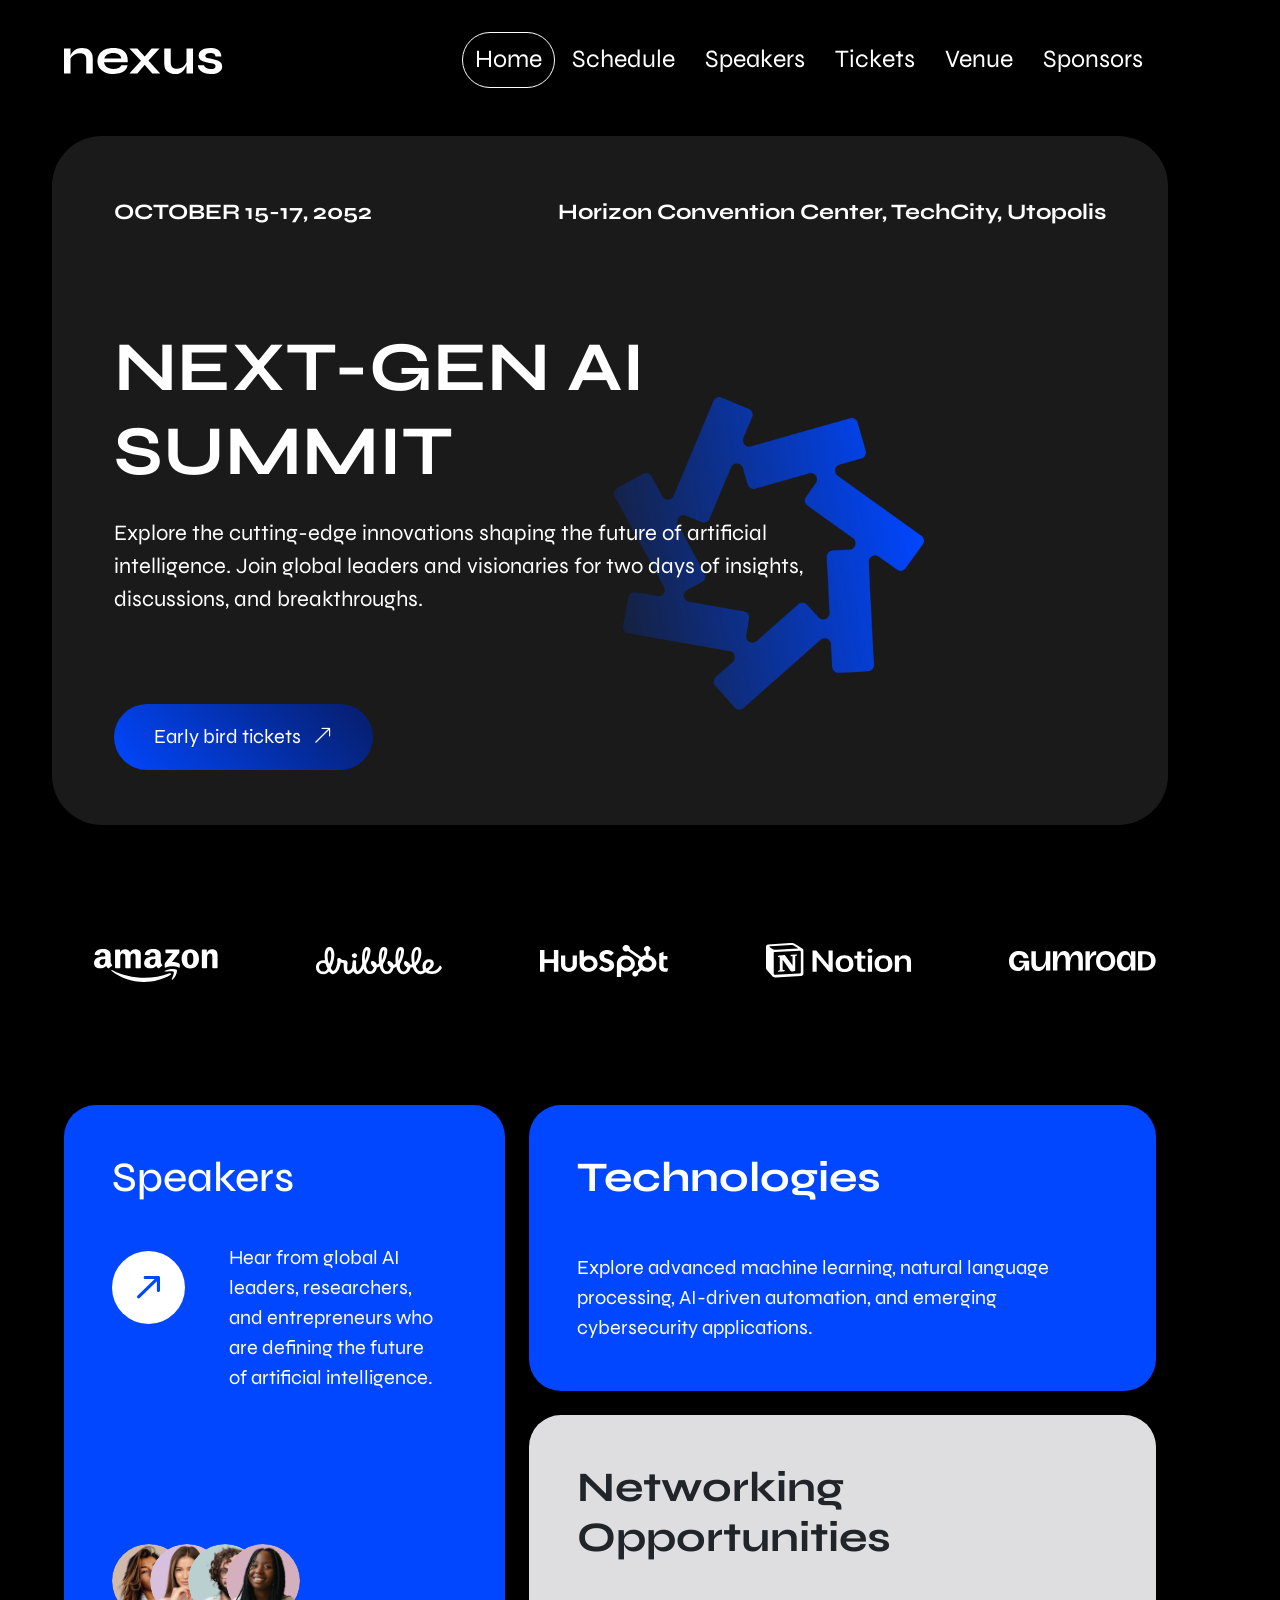
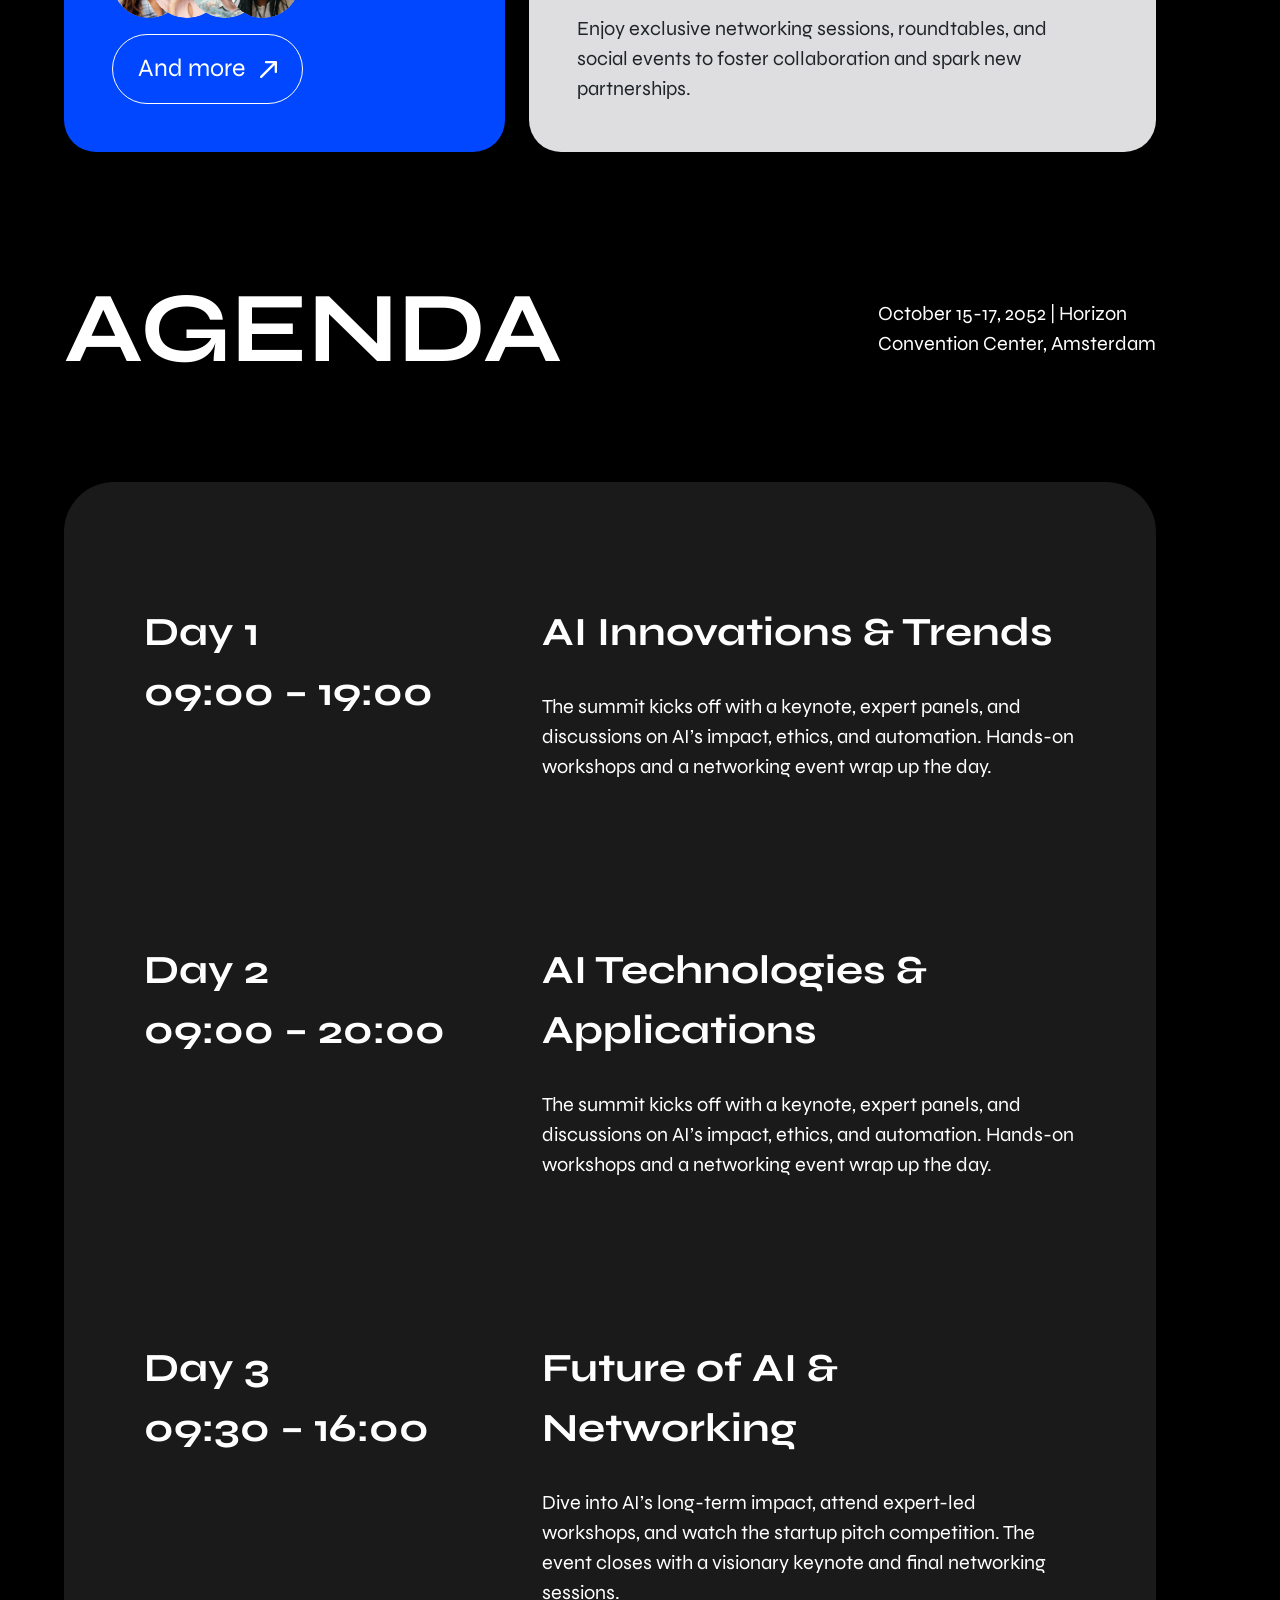
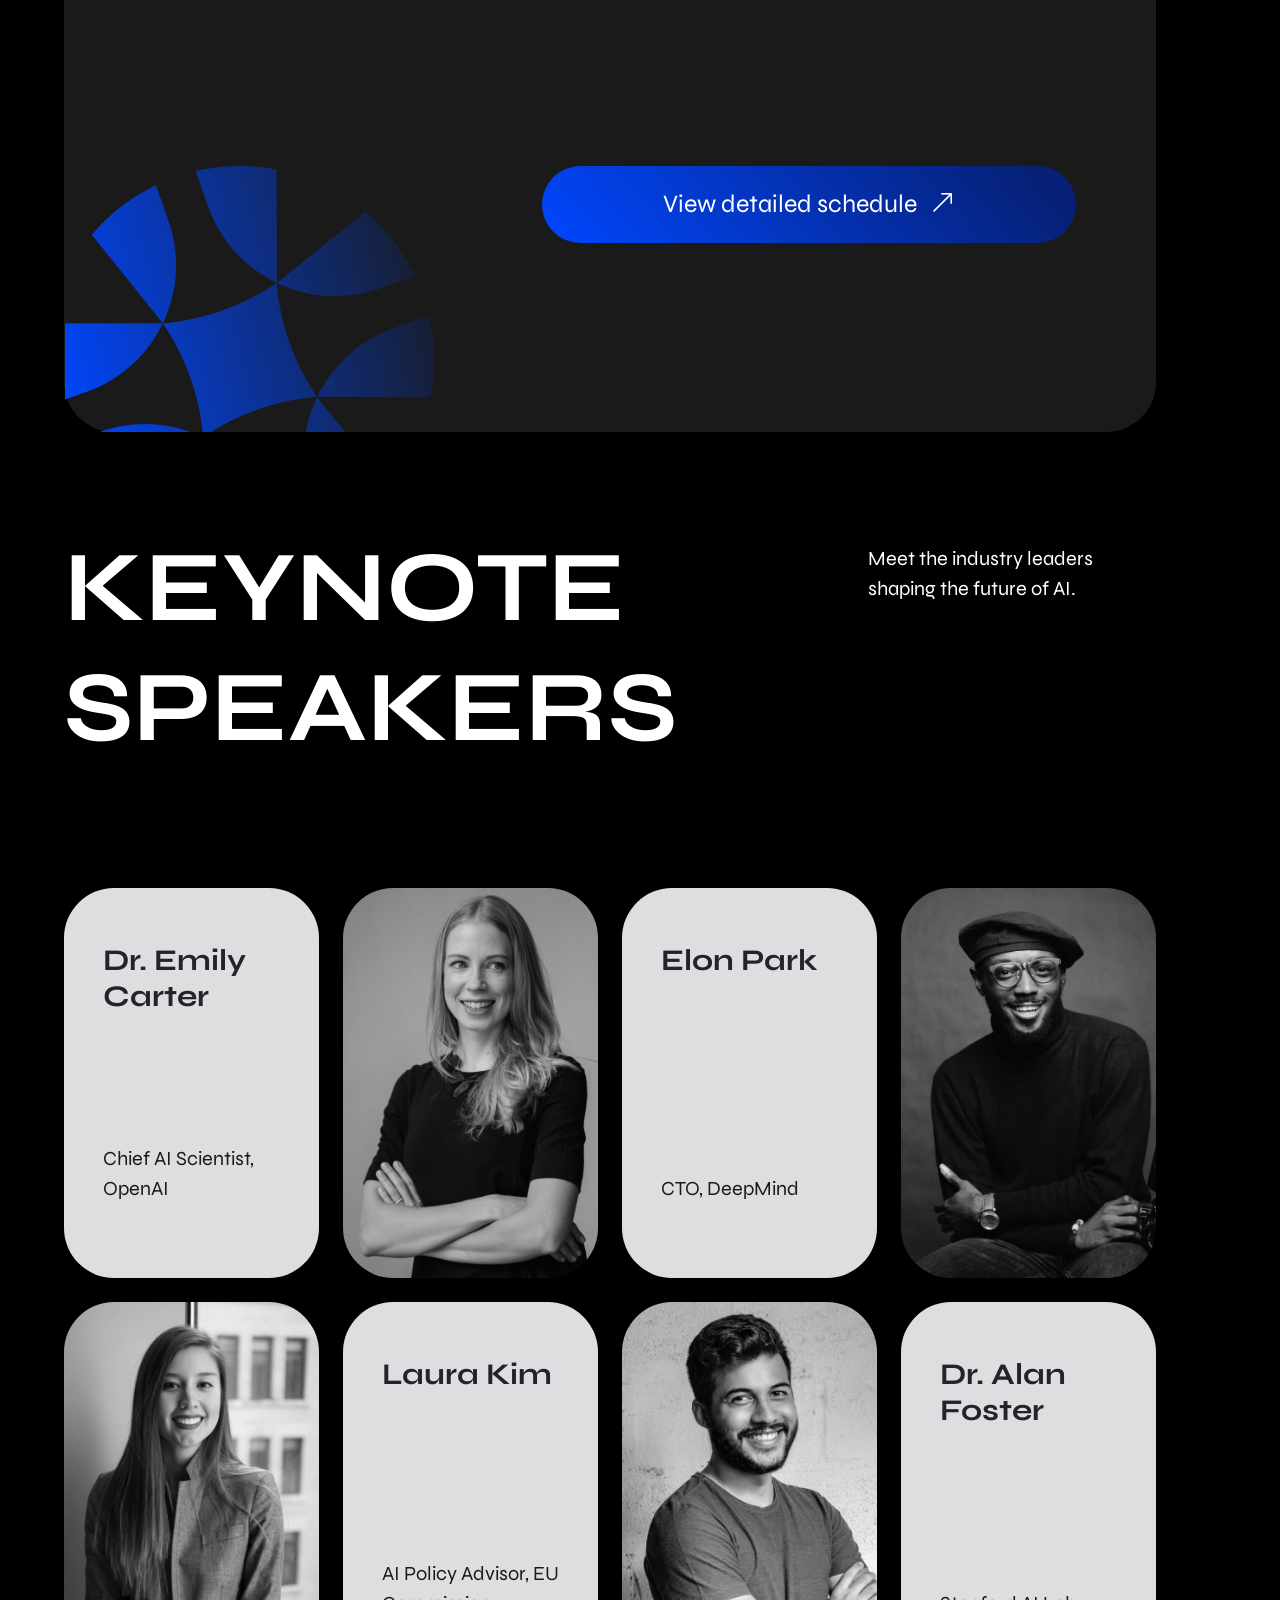
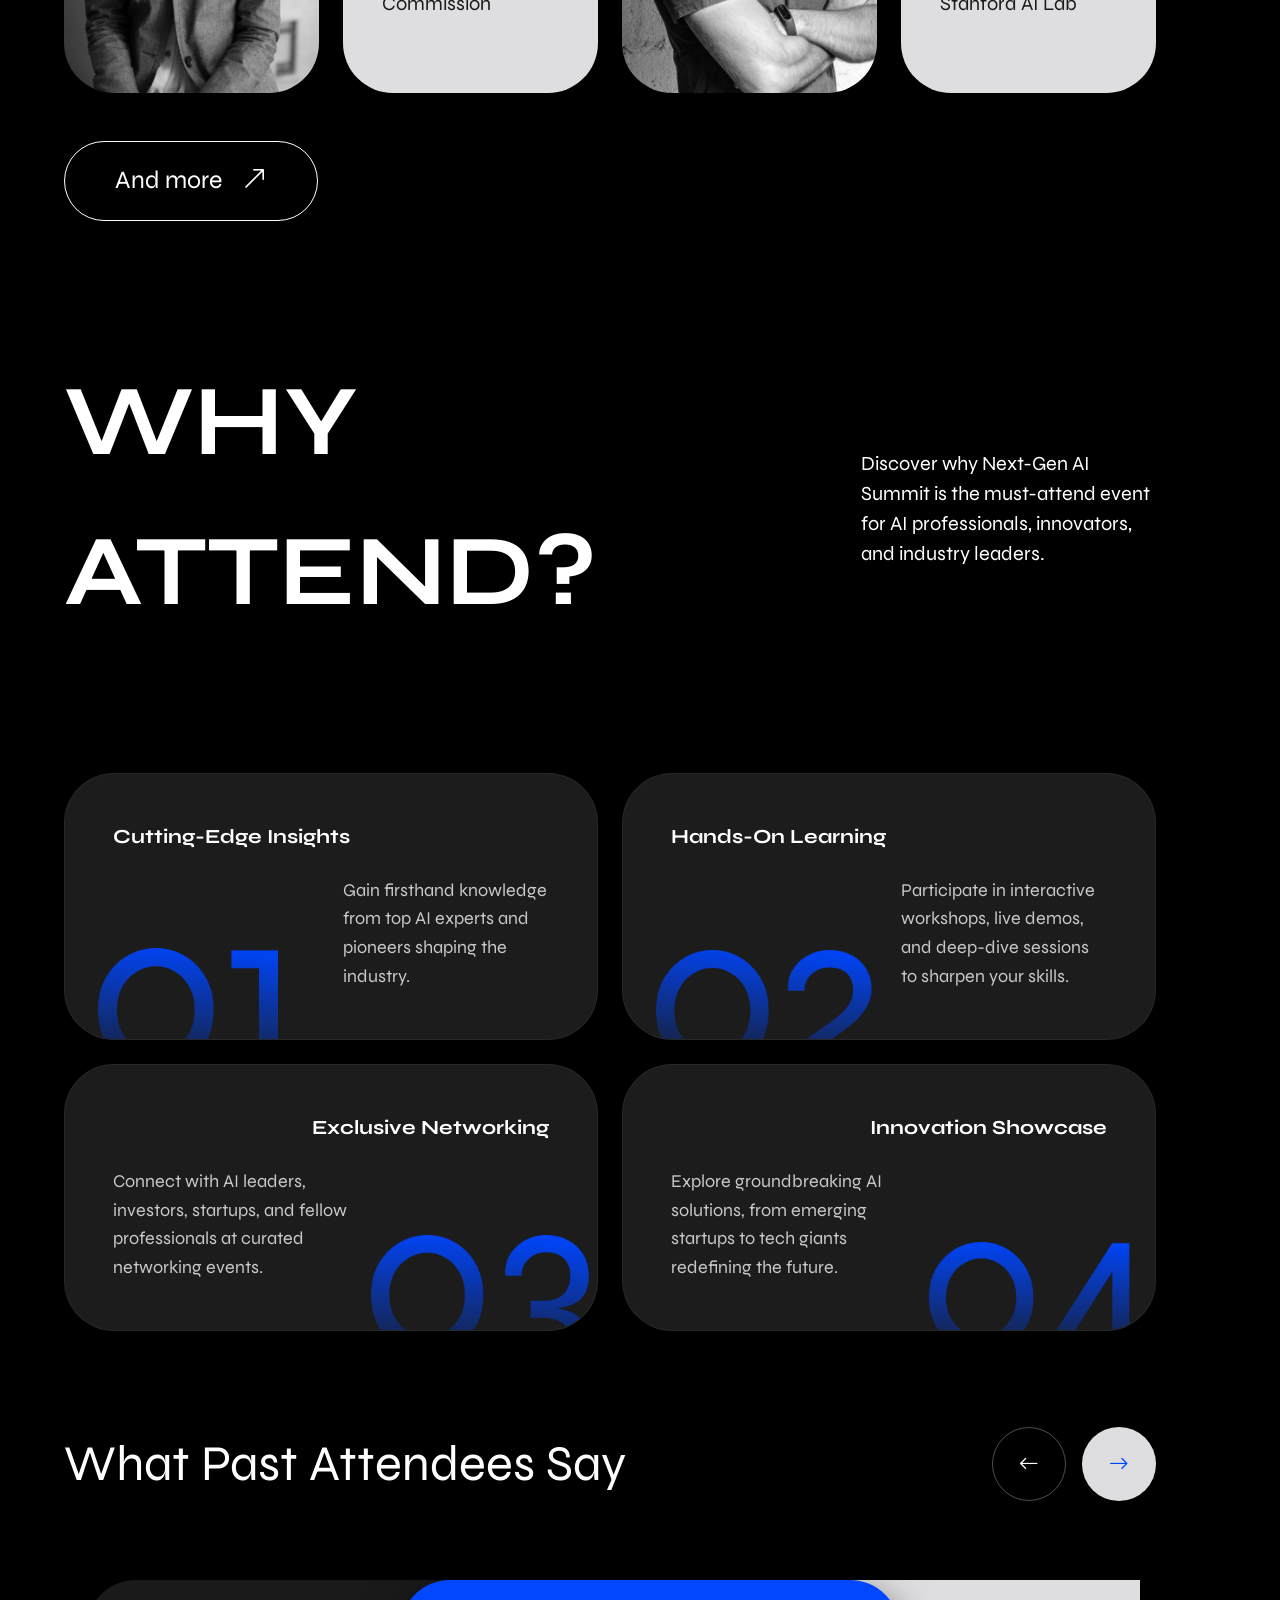
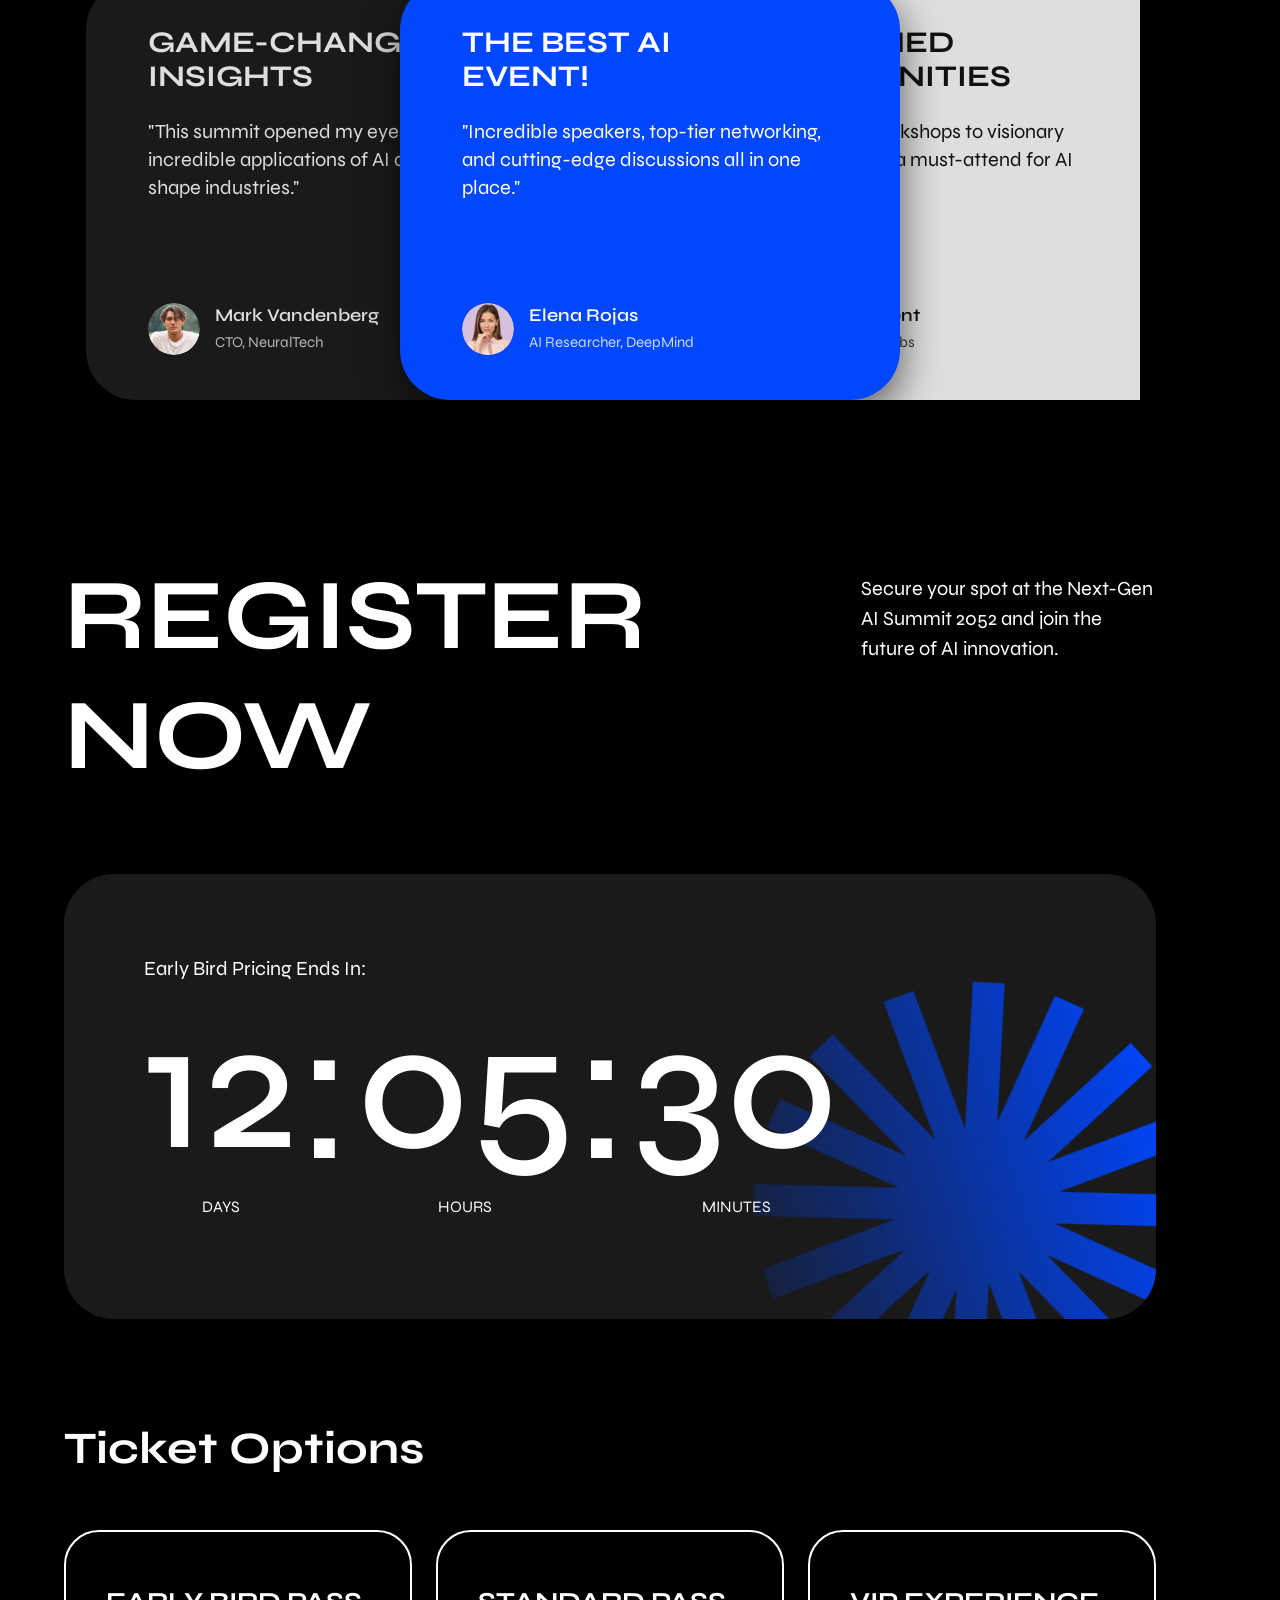
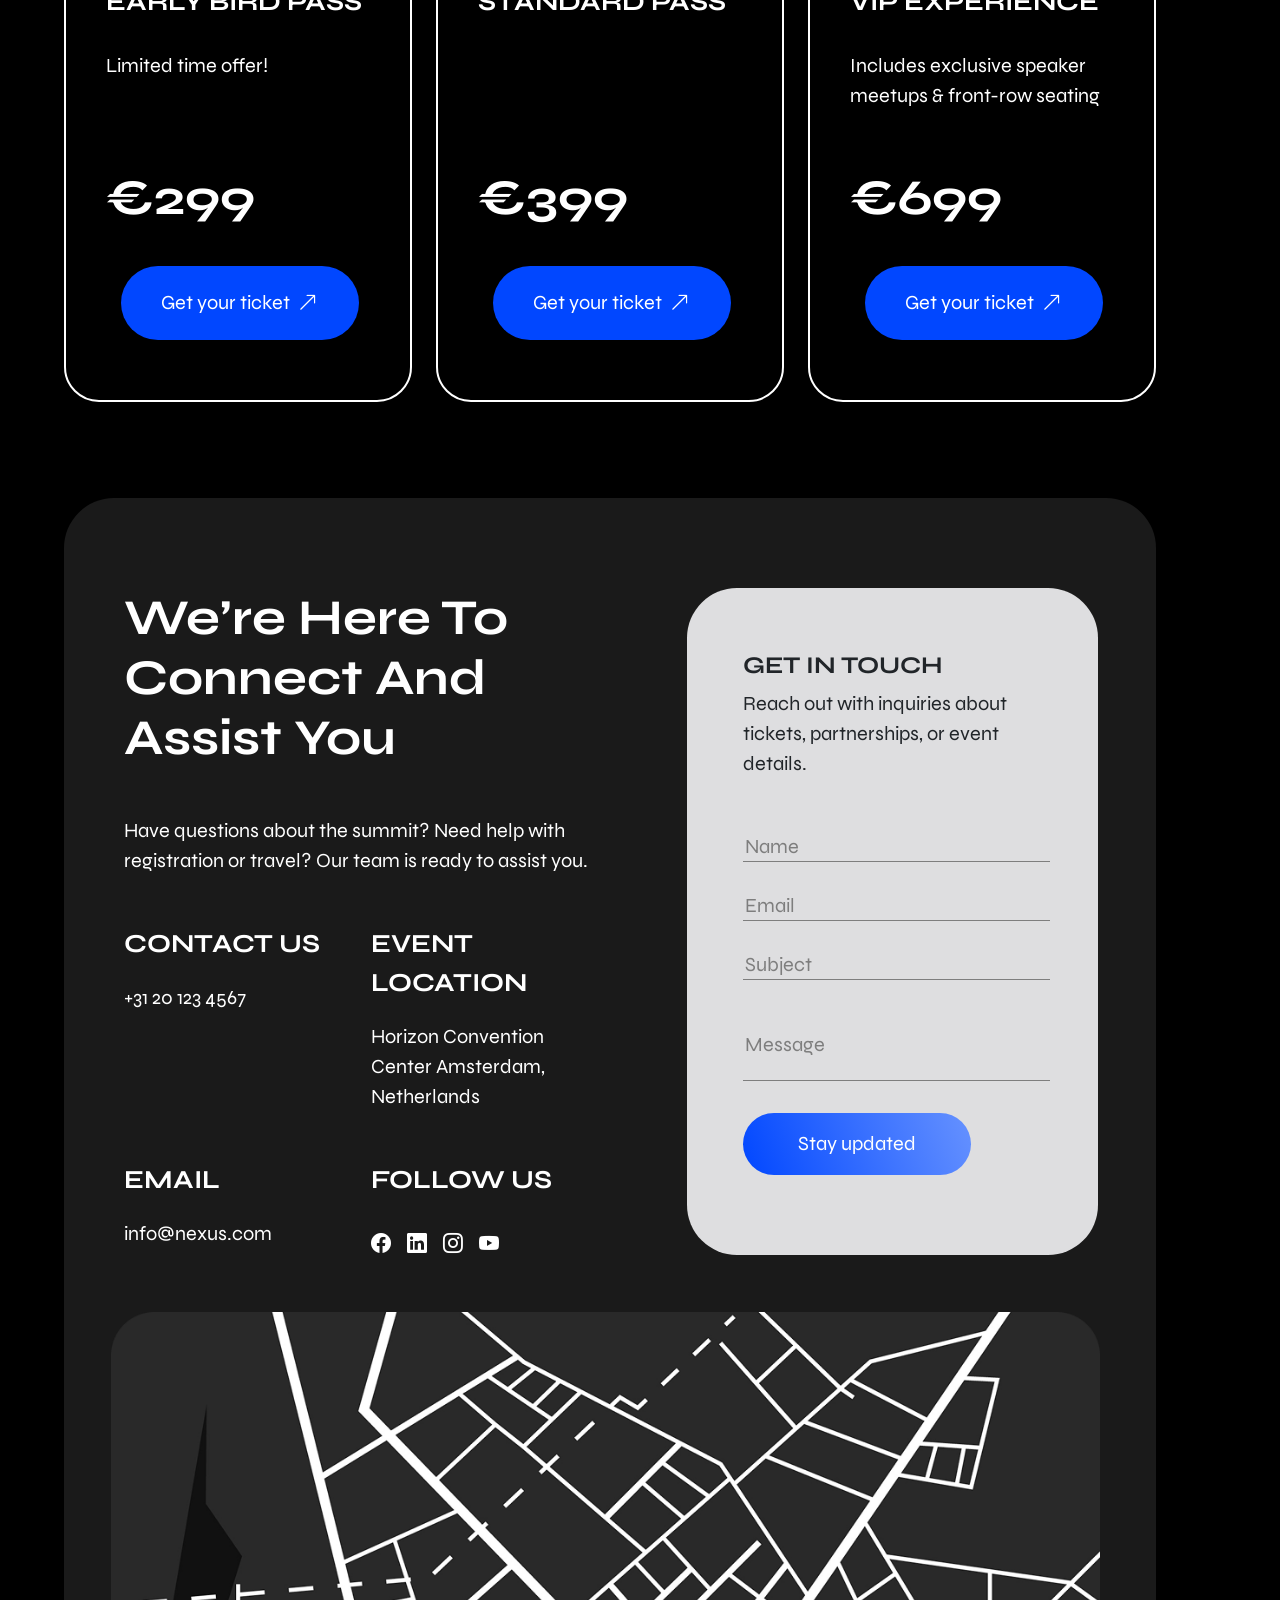
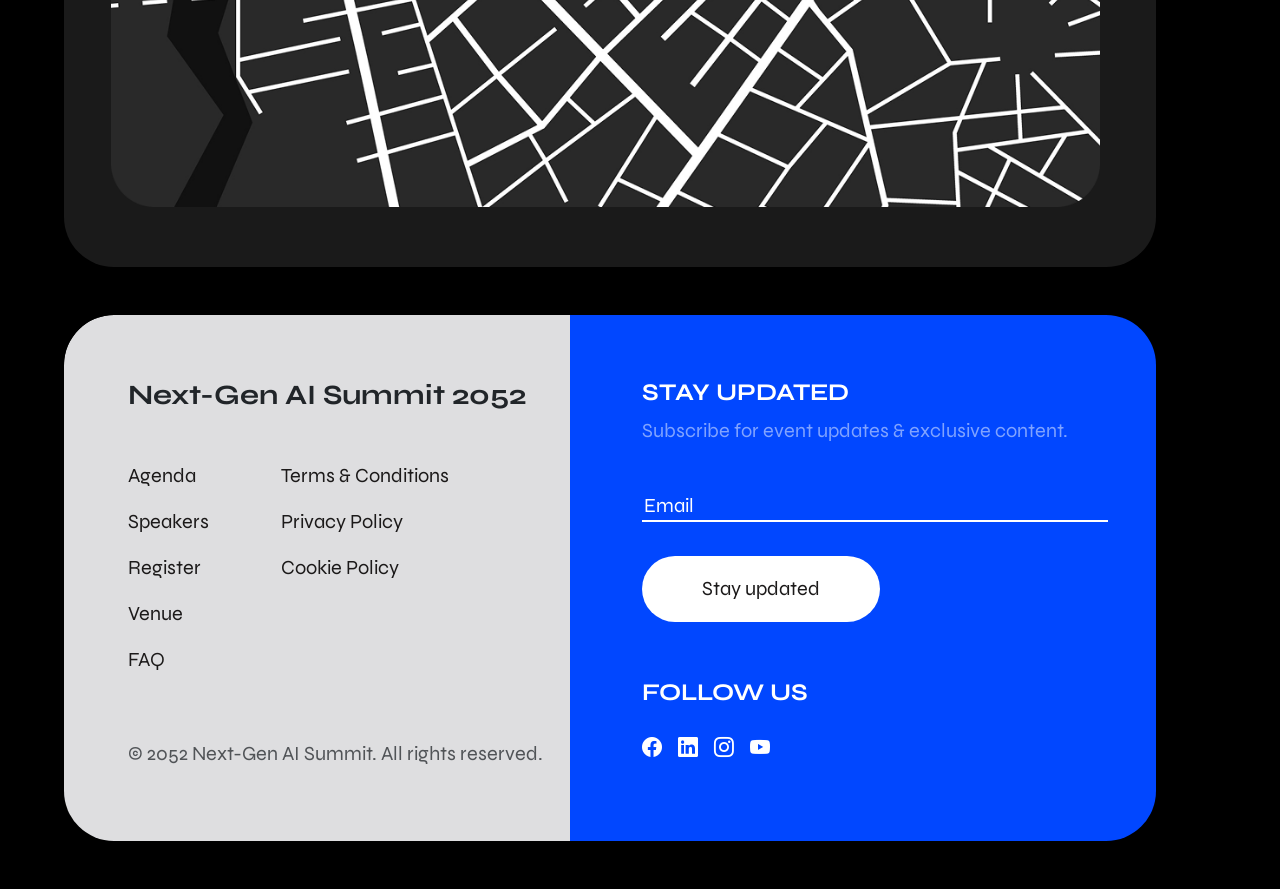
<file: index.html>
<!DOCTYPE html>
<html lang="en">

<head>
    <meta charset="UTF-8">
    <meta name="viewport" content="width=device-width, initial-scale=1.0">
    <title>nexus</title>
    <link href="https://cdn.jsdelivr.net/npm/bootstrap@5.3.2/dist/css/bootstrap.min.css" rel="stylesheet" />
    <link rel="stylesheet" href="https://cdn.jsdelivr.net/npm/bootstrap-icons@1.11.1/font/bootstrap-icons.css" />
    <link rel="stylesheet" href="./styles.css" />
    <link rel="stylesheet" href="./header.css"/>
    <link rel="stylesheet" href="./footer.css"/>
</head>

<body class="nexus-landing-page">
    <div>
        <!-- header section -->
        <header class="py-2 container-fluid">
            <nav class="navbar navbar-expand-lg nav-bar">
                <div class="container nav-bar-content on-big-screen">
                    <a class="navbar-brand" href="#"><img src="./images/logo/nexus.svg" class="nav-logo"
                            loading="eager"></a>

                    <button class="navbar-toggler border-white border-opacity-50" type="button"
                        data-bs-toggle="offcanvas" data-bs-target="#mobileMenu">
                        <span class="navbar-toggler-icon"></span>
                    </button>

                    <div class="offcanvas offcanvas-end bg-black text-white offcanvas-custom-width " tabindex="-1"
                        id="mobileMenu">
                        <div class="offcanvas-header">
                            <button type="button" class="btn-close btn-close-white"
                                data-bs-dismiss="offcanvas"></button>
                        </div>
                        <div class="offcanvas-body py-3 ">
                            <ul class="navbar-nav ms-auto align-items-lg-center gap-1 fs-5">
                                <li class="nav-item ">
                                    <a class="nav-link nav-text text-white custom-radius active" href="#hero">Home</a>
                                </li>
                                <li class="nav-item">
                                    <a class="nav-link nav-text text-white custom-radius" href="#Schedule">Schedule</a>
                                </li>
                                <li class="nav-item">
                                    <a class="nav-link nav-text text-white custom-radius" href="#Speakers">Speakers</a>
                                </li>
                                <li class="nav-item">
                                    <a class="nav-link nav-text text-white custom-radius" href="#Tickets">Tickets</a>
                                </li>
                                <li class="nav-item">
                                    <a class="nav-link nav-text text-white custom-radius" href="#Venue">Venue</a>
                                </li>
                                <li class="nav-item">
                                    <a class="nav-link nav-text text-white custom-radius" href="#Sponsors">Sponsors</a>
                                </li>
                            </ul>
                        </div>
                    </div>
                </div>
            </nav>
        </header>

        <main>
            <div class="py-3 hero-section container-fluid">
                <!-- home section -->
                <div class="container hero-section-container custom-radius on-big-screen" id="hero">
                    <div class="hero-card">
                        <div
                            class="hero-topbar d-flex flex-column align-items-start gap-3 flex-sm-row justify-content-sm-between align-items-sm-center mb-5">
                            <span class="text-white hero-topbar-font hero-desc-font">OCTOBER 15-17, 2052</span>
                            <span class="text-white  hero-topbar-font ">Horizon Convention Center,
                                TechCity, Utopolis</span>
                        </div>

                        <!-- Hero Content -->
                        <div class="hero-content position-relative">
                            <img src="./images/home/hero-section-image.png" alt="Hero Graphic" class="hero-star-img" loading="eager">
                            <div class="row align-items-center">
                                <div class="col-lg-9 top-content">
                                    <h1
                                        class="hero-title text-white fw-bold hero-custom-font top-text mb-4 mt-lg-5 mt-md-5">
                                        NEXT-GEN AI <br> SUMMIT
                                    </h1>
                                    <p class="hero-subtitle text-white mb-5 mt-4 top-text ">
                                        Explore the cutting-edge innovations shaping the future of
                                        artificial intelligence.
                                        Join global leaders and visionaries for two days of insights, discussions,
                                        and breakthroughs.
                                    </p>
                                    <div
                                        class="mt-5 mb-5 mb-lg-0 position-relative d-flex justify-content-start hero-btn-div">
                                        <a href="#" class="hero-btn">
                                            Early bird tickets
                                            <i class="bi bi-arrow-up-right ms-2"></i>
                                        </a>
                                    </div>
                                </div>
                            </div>
                        </div>
                    </div>
                </div>
            </div>

            <!-- sponsors -->
            <div class="container-fluid ">
                <div class="container company-section py-5 mt-5 mb-5 on-big-screen">
                    <div class=" text-center">
                        <div
                            class="company-bar d-flex flex-wrap justify-content-center justify-content-lg-between align-items-center gap-4 gap-lg-0">
                            <img src="./images/home/company logo/amazon.svg" alt="amazon Logos" loading="eager"
                                class="company-img " />

                            <img src="./images/home/company logo/deibble.svg" alt="deibble Logos" loading="eager"
                                class="company-img " />

                            <img src="./images/home/company logo/hubspot.svg" alt="hubspot Logos" loading="eager"
                                class="company-img " />

                            <img src="./images/home/company logo/notion.svg" alt="notion Logos" loading="eager"
                                class="company-img " />

                            <img src="./images/home/company logo/gumroad.svg" alt="gumroad Logos" loading="eager"
                                class="company-img " />
                        </div>
                    </div>
                </div>
            </div>

            <!-- features  section -->
            <div class="container-fluid" id="Speakers">
                <div class="container features-section py-4 on-big-screen">
                    <div class="row g-4">
                        <!-- Speakers -->
                        <div class="col-lg-5 d-flex flex-column feature-card">
                            <div
                                class="feature-card-content feature-card-blue h-100  text-white rounded-5 p-4 p-md-5 d-flex flex-column justify-content-between position-relative overflow-hidden">
                                <div>
                                    <h2 class=" mb-4 feature-card-title ">Speakers</h2>
                                    <div class="d-flex align-items-start gap-4 ">
                                        <div
                                            class="  text-black feature-icon-circle d-flex align-items-center justify-content- mt-4">
                                            <img src="./images/home/blue-arrow.svg" class="feature-icon" loading="lazy">
                                        </div>
                                        <p class="pe-md-4 feature-card-description mt-3 ">
                                            Hear from global AI leaders, researchers, and entrepreneurs who are
                                            defining
                                            the future of artificial intelligence.
                                        </p>
                                    </div>
                                </div>
                                <div class="d-flex align-items-center justify-content-between flex-wrap gap-3 mt-5">
                                    <div class="speaker-avatars d-flex">
                                        <img src="./images/home/home-spekers-icone/Speaker.svg" alt="Speaker"
                                            class="feature-avatar" loading="lazy">
                                        <img src="./images/home/home-spekers-icone/Speaker-1.svg" alt="Speaker"
                                            class="feature-avatar" loading="lazy">
                                        <img src="./images/home/home-spekers-icone/Speaker-2.svg" alt="Speaker"
                                            class="feature-avatar" loading="lazy">
                                        <img src="./images/home/home-spekers-icone/Speaker-3.svg" alt="Speaker"
                                            class="feature-avatar" loading="lazy">
                                    </div>
                                    <button href="#"
                                        class="features-section-btn btn  rounded-pill border-white text-white ">
                                        And more <img src="./images/home/white-arrow.svg" class="features-section-btn-icon"
                                            loading="lazy">
                                    </button>
                                </div>
                            </div>
                        </div>

                        <div class="col-lg-7 d-flex flex-column gap-4 feature-card ">
                            <!-- Technologies -->
                            <div
                                class="feature-card-content feature-card-blue text-white rounded-5 p-4 p-md-5 flex-grow-1">
                                <h2 class="fw-bold feature-card-title">Technologies</h2>
                                <p class=" mb-0 pe-md-4 text-white feature-card-description">
                                    Explore advanced machine learning, natural language processing, AI-driven
                                    automation, and emerging cybersecurity applications.
                                </p>
                            </div>

                            <!-- Networking -->
                            <div
                                class="feature-card-content feature-card-grey text-dark rounded-5 p-4 p-md-5 flex-grow-1">
                                <h2 class="fw-bold feature-card-title">Networking Opportunities</h2>
                                <p class=" mb-0 pe-md-4 text-dark feature-card-description">
                                    Enjoy exclusive networking sessions, roundtables, and social events to
                                    foster
                                    collaboration and spark new partnerships.
                                </p>
                            </div>
                        </div>
                    </div>
                </div>

                <!-- AGENDA section -->
                <div class="container mt-lg-5 agenda-section on-big-screen" id="Schedule">
                    <div
                        class="section-topbar d-flex flex-column align-items-start gap-3 flex-sm-row justify-content-sm-between align-items-sm-center mb-5">
                        <span class="text-white section-Title-big-font">AGENDA</span>
                        <span class="text-white  section-Title-small-font ">October 15-17, 2052 | Horizon <br>
                            Convention Center, Amsterdam</span>
                    </div>
                    <!-- AGENDA content -->
                    <div class="agenda-section-container">
                        <div class="agenda-card custom-radius">
                            <div class="agenda-cards">
                                <div
                                    class="row d-flex flex-column align-items-start  flex-sm-row  justify-content-between mb-5">
                                    <div class="agenda-left-col col-lg-5">
                                        <div>
                                            <div class="text-white agenda-large-font ">Day 1</div>
                                        </div>
                                        <div>
                                            <div class="text-white agenda-large-font ">09:00 – 19:00</div>
                                        </div>
                                    </div>
                                    <div class="agenda-right-col col-lg-7">
                                        <div>
                                            <div class="text-white agenda-large-font">AI Innovations & Trends
                                            </div>
                                            <div class="text-white agenda-description-font ">The summit kicks off with a
                                                keynote, expert panels, and discussions on AI’s impact, ethics, and
                                                automation. Hands-on workshops and a networking event wrap up the day.
                                            </div>
                                        </div>
                                    </div>
                                </div>
                                <div
                                    class="mt-5 row d-flex flex-column align-items-start  flex-sm-row  justify-content-between mb-5">
                                    <div class="agenda-left-col col-lg-5">
                                        <div>
                                            <div class="text-white agenda-large-font ">Day 2</div>
                                        </div>
                                        <div>
                                            <div class="text-white agenda-large-font ">09:00 – 20:00</div>
                                        </div>
                                    </div>
                                    <div class="agenda-right-col col-lg-7">
                                        <div>
                                            <div class="text-white  agenda-large-font">AI Technologies &
                                                Applications
                                            </div>
                                            <div class="text-white agenda-description-font ">The summit kicks off with a
                                                keynote, expert panels, and discussions on AI’s impact, ethics, and
                                                automation. Hands-on workshops and a networking event wrap up the day.
                                            </div>
                                        </div>
                                    </div>
                                </div>
                                <div
                                    class=" row d-flex flex-column align-items-start  flex-sm-row  justify-content-between mb-5">
                                    <div class="agenda-left-col col-lg-5">
                                        <div>
                                            <div class="text-white agenda-large-font ">Day 3</div>
                                        </div>
                                        <div>
                                            <div class="text-white agenda-large-font ">09:30 – 16:00</div>
                                        </div>
                                    </div>
                                    <div class="agenda-right-col col-lg-7">
                                        <div>
                                            <div class="text-white agenda-large-font">Future of AI & Networking
                                            </div>
                                            <div class="text-white agenda-description-font ">Dive into AI’s long-term
                                                impact, attend expert-led workshops, and watch the startup pitch
                                                competition. The event closes with a visionary keynote and final
                                                networking sessions.
                                            </div>
                                        </div>
                                    </div>
                                </div>
                                <div
                                    class="row d-flex flex-column align-items-start gap-2 flex-sm-row justify-content-sm-between justify-content-between">
                                    <div class="col-lg-4 position-relative agenda-image">
                                        <img src="./images/Agenda/agenda-section-image.png" loading="lazy">
                                    </div>
                                    <div class="col-lg-7 ">
                                        <button href="#" class="agenda-btn custom-radius">
                                            View detailed schedule
                                            <i class="bi bi-arrow-up-right ms-2"></i>
                                        </button>
                                    </div>
                                </div>
                            </div>
                        </div>
                    </div>
                </div>

                <!-- speakers section -->
                <div class="container mt-5 speakers-section on-big-screen">
                    <div
                        class="agenda-topbar pt-5 mt-5 d-flex flex-column align-items-start gap-3 flex-sm-row justify-content-sm-between align-items-sm-start mb-5">
                        <span class="text-white section-Title-big-font m-0 section-Title-font ">KEYNOTE SPEAKERS</span>
                        <span class="text-white section-Title-small-font pt-sm-3 right-section">Meet the
                            industry leaders shaping the future of AI.</span>
                    </div>

                    <div class="row g-4 mb-5 pb-5 py-5 mt-lg-5">
                        <!-- Card 1 -->
                        <div class="col-md-6 col-lg-3">
                            <div
                                class="speaker-card custom-radius text-card p-xl-4 d-flex flex-column justify-content-between h-100">
                                <div>
                                    <h3 class="speaker-name text-dark fw-bold mb-1">Dr. Emily<br>Carter</h3>
                                </div>
                                <div>
                                    <p class="speaker-role mb-0 mt-5">Chief AI Scientist,<br>OpenAI</p>
                                </div>
                            </div>
                        </div>
                        <!-- Card 2 -->
                        <div class="col-md-6 col-lg-3">
                            <div class="speaker-card custom-radius image-card  overflow-hidden h-100">
                                <img src="./images/spekers/Emily-Carter.png" alt="Emily-Carter image" loading="lazy"
                                    class="w-100 h-100 object-fit-cover speaker-card-image">
                            </div>
                        </div>
                        <!-- Card 3 -->
                        <div class="col-md-6 col-lg-3">
                            <div
                                class="speaker-card custom-radius text-card  p-xl-4 d-flex flex-column justify-content-between h-100">
                                <div>
                                    <h3 class="speaker-name text-dark fw-bold mb-1">Elon Park</h3>
                                </div>
                                <div>
                                    <p class="speaker-role mb-0 mt-5">CTO, DeepMind</p>
                                </div>
                            </div>
                        </div>
                        <!-- Card 4 -->
                        <div class="col-md-6 col-lg-3">
                            <div class="speaker-card custom-radius image-card  overflow-hidden h-100">
                                <img src="./images/spekers/Elon-Park.png" alt="Elon-Park image" loading="lazy"
                                    class="w-100 h-100 object-fit-cover speaker-card-image">
                            </div>
                        </div>
                        <!-- Card 5 -->
                        <div class="col-md-6 col-lg-3">
                            <div class="speaker-card custom-radius image-card  overflow-hidden h-100">
                                <img src="./images/spekers/Laura-Kim.png" alt="Laura-Kim image" loading="lazy"
                                    class="w-100 h-100 object-fit-cover speaker-card-image">
                            </div>
                        </div>
                        <!-- Card 6 -->
                        <div class="col-md-6 col-lg-3">
                            <div
                                class="speaker-card custom-radius text-card p-xl-4 d-flex flex-column justify-content-between h-100">
                                <div>
                                    <h3 class="speaker-name text-dark fw-bold mb-1">Laura Kim</h3>
                                </div>
                                <div>
                                    <p class="speaker-role mb-0 mt-5">AI Policy Advisor, EU<br>Commission</p>
                                </div>
                            </div>
                        </div>
                        <!-- Card 7 -->
                        <div class="col-md-6 col-lg-3">
                            <div class="speaker-card custom-radius image-card  overflow-hidden h-100">
                                <img src="./images/spekers/Alan-Foster.png" alt="Alan-Foster image" loading="lazy"
                                    class="w-100 h-100 object-fit-cover speaker-card-image">
                            </div>
                        </div>
                        <!-- Card 8 -->
                        <div class="col-md-6 col-lg-3">
                            <div
                                class="speaker-card custom-radius text-card p-xl-4 d-flex flex-column justify-content-between h-100">
                                <div>
                                    <h3 class="speaker-name text-dark fw-bold mb-1">Dr. Alan<br>Foster</h3>
                                </div>
                                <div>
                                    <p class="speaker-role mb-0 mt-5">Stanford AI Lab</p>
                                </div>
                            </div>
                        </div>

                        <div class="col-12 mt-5">
                            <button
                                class="btn rounded-pill speaker-sectio-btn border-white text-white d-inline-flex align-items-center ">
                                And more <i class="bi bi-arrow-up-right speaker-card-image"></i>
                            </button>
                        </div>
                    </div>
                </div>

                <!-- why-attend section -->
                <div class="container mt-lg-5 mt-md-5 on-big-screen">
                    <div
                        class="section-topbar d-flex flex-column align-items-start gap-3 flex-sm-row justify-content-sm-between align-items-sm-center mb-5">
                        <span class="text-white section-Title-big-font">WHY ATTEND?</span>
                        <span class="text-white section-Title-small-font mt-lg-4  right-section">Discover why Next-Gen AI Summit is the
                            must-attend event for AI professionals, innovators, and industry leaders.</span>
                    </div>

                    <!-- why-attend section content -->
                    <div class="attend-section py-5">
                        <div class="row g-4">
                            <!-- Box 1 -->
                            <div class="col-lg-6">
                                <div
                                    class="text-white p-4 p-md-5 custom-radius attend-section-content h-100 position-relative overflow-hidden d-flex flex-column">
                                    <p class="attend-section-title mb-4 position-relative z-1">Cutting-Edge Insights</p>
                                    <div class="row flex-grow-1 position-relative z-1">
                                        <div class="col-4 col-md-6">
                                            <img src="./images/why-attend/01.png" loading="lazy"
                                                class="position-absolute attend-image-left z-0" alt="decoration">
                                        </div>
                                        <div class="col-8 col-md-6 d-flex align-items-center">
                                            <p class="mb-0 text-white attend-section-description">
                                                Gain firsthand knowledge from top AI experts and pioneers shaping the
                                                industry.
                                            </p>
                                        </div>
                                    </div>
                                </div>
                            </div>

                            <!-- Box 2 -->
                            <div class="col-lg-6">
                                <div
                                    class="text-white p-4 p-md-5 custom-radius attend-section-content h-100 position-relative overflow-hidden d-flex flex-column">
                                    <p class="attend-section-title mb-4 position-relative z-1">Hands-On Learning</p>
                                    <div class="row flex-grow-1 position-relative z-1">
                                        <div class="col-4 col-md-6">
                                            <img src="./images/why-attend/02.png" loading="lazy"
                                                class="position-absolute attend-image-left-2 z-0" alt="decoration">
                                        </div>
                                        <div class="col-8 col-md-6 d-flex align-items-center">
                                            <p class="mb-0 text-white attend-section-description">
                                                Participate in interactive workshops, live demos, and deep-dive sessions
                                                to sharpen your skills.
                                            </p>
                                        </div>
                                    </div>
                                </div>
                            </div>

                            <!-- Box 3 -->
                            <div class="col-lg-6">
                                <div
                                    class="text-white p-4 p-md-5 custom-radius attend-section-content h-100 position-relative overflow-hidden d-flex flex-column">
                                    <p class="attend-section-title text-lg-end mb-4 position-relative z-1">Exclusive
                                        Networking</p>
                                    <div class="row flex-grow-1 position-relative z-1">
                                        <div class="col-8 col-md-7 d-flex align-items-center">
                                            <p class="mb-0 text-white attend-section-description ">
                                                Connect with AI leaders, investors, startups, and fellow professionals
                                                at curated networking events.
                                            </p>
                                        </div>
                                        <div class="col-4 col-md-6">
                                            <img src="./images/why-attend/03.png" loading="lazy"
                                                class="position-absolute attend-image-right z-0" alt="decoration">
                                        </div>
                                    </div>
                                </div>
                            </div>

                            <!-- Box 4 -->
                            <div class="col-lg-6">
                                <div
                                    class="text-white p-4 p-md-5 custom-radius attend-section-content h-100 position-relative overflow-hidden d-flex flex-column">
                                    <p class="attend-section-title text-lg-end mb-4 position-relative z-1">Innovation
                                        Showcase</p>
                                    <div class="row flex-grow-1 position-relative z-1">
                                        <div class="col-8 col-md-7 d-flex align-items-center">
                                            <p class="mb-0 text-white attend-section-description ">
                                                Explore groundbreaking AI solutions, from emerging startups to tech
                                                giants redefining the future.
                                            </p>
                                        </div>
                                        <div class="col-4 col-md-6">
                                            <img src="./images/why-attend/04.png" loading="lazy"
                                                class="position-absolute attend-image-right z-0" alt="decoration">
                                        </div>
                                    </div>
                                </div>
                            </div>
                        </div>
                    </div>
                </div>

                <!-- attendes Carousel  -->
                <div class="container mt-lg-5 mt-md-5 on-big-screen carousel-section">
                    <div
                        class="d-flex flex-column align-items-start gap-3 flex-sm-row justify-content-sm-between align-items-sm-center mb-5">
                        <span class="attendes-carousel-title text-white">What Past Attendees Say</span>
                        <div class="carousel-buttons">
                            <button id="prevBtn" class="carousel-button custom-radius prev-btn" aria-label="Previous">
                                <i class="bi bi-arrow-left fs-5"></i>
                            </button>
                            <button id="nextBtn" class="carousel-button custom-radius next-btn" aria-label="Next">
                                <i class="bi bi-arrow-right fs-5 fw-bold"></i>
                            </button>
                        </div>
                    </div>
                </div>

                <div class="testimonial-section w-100 on-big-screen">
                    <div class="carousel-track" id="carouselTrack">
                        <div class="testimonial-card custom-radius theme-blue pos-center">
                            <div>
                                <h3 class="card-title">THE BEST AI<br />EVENT!</h3>
                                <p class="card-text">
                                    "Incredible speakers, top-tier networking, and cutting-edge
                                    discussions all in one place."
                                </p>
                            </div>
                            <div class="attendee-info">
                                <img src="./images/attendes-corosol/Elena-Rojas.svg" alt="Elena Rojas" loading="lazy"
                                    class="attendee-avatar" />
                                <div>
                                    <p class="attendee-name">Elena Rojas</p>
                                    <p class="attendee-title">AI Researcher, DeepMind</p>
                                </div>
                            </div>
                        </div>
                        <div class="testimonial-card custom-radius theme-dark pos-left">
                            <div>
                                <h3 class="card-title">GAME-CHANGING<br />INSIGHTS</h3>
                                <p class="card-text">
                                    "This summit opened my eyes to the incredible applications of AI
                                    and how it will shape industries."
                                </p>
                            </div>
                            <div class="attendee-info">
                                <img src="./images/attendes-corosol/Mark-Vandenberg.svg" loading="lazy" alt="Mark Vandenberg"
                                    class="attendee-avatar" />
                                <div>
                                    <p class="attendee-name">Mark Vandenberg</p>
                                    <p class="attendee-title">CTO, NeuralTech</p>
                                </div>
                            </div>
                        </div>
                        <div class="testimonial-card custom-radius theme-light pos-right">
                            <div>
                                <h3 class="card-title">UNMATCHED<br />OPPORTUNITIES</h3>
                                <p class="card-text">
                                    "From hands-on workshops to visionary talks, this summit is a
                                    must-attend for AI professionals."
                                </p>
                            </div>
                            <div class="attendee-info">
                                <img src="./images/attendes-corosol/Mark-Vandenberg.svg" loading="lazy" alt="David Laurent"
"
                                    class="attendee-avatar" />
                                <div>
                                    <p class="attendee-name">David Laurent</p>
                                    <p class="attendee-title">CEO, FutureAI Labs</p>
                                </div>
                            </div>
                        </div>
                    </div>
                </div>

                <!-- register now -->
                <div class="container mt-lg-5 mt-md-5 register-section on-big-screen">
                    <div
                        class="pt-5 mt-5 d-flex flex-column align-items-start gap-4 flex-sm-row justify-content-sm-between align-items-sm-start ">
                        <span class="text-white section-Title-big-font w-50 section-Title-font  ">REGISTER
                            NOW</span>
                        <span class="text-white section-Title-small-font pt-sm-5 right-section">Secure your
                            spot at the Next-Gen AI Summit 2052 and join the future of AI innovation.</span>
                    </div>

                    <div class="mt-5 mb-5 register-content">
                        <div class="register-section-container custom-radius position-relative overflow-hidden w-100">
                            <div class="row position-relative z-1">
                                <div class="col-lg-9 col-md-10">
                                    <p class="text-white register-top-text mb-2">
                                        Early Bird Pricing Ends In:
                                    </p>
                                    <div class="d-flex align-items-start time text-white mt-4">
                                        <div class="d-flex flex-column align-items-center">
                                            <span class="register-number">12</span>
                                            <span class="register-label">DAYS</span>
                                        </div>
                                        <span class="register-colon">:</span>
                                        <div class="d-flex flex-column align-items-center">
                                            <span class="register-number">05</span>
                                            <span class="register-label">HOURS</span>
                                        </div>
                                        <span class="register-colon">:</span>
                                        <div class="d-flex flex-column align-items-center">
                                            <span class="register-number">30</span>
                                            <span class="register-label">MINUTES</span>
                                        </div>
                                    </div>
                                </div>
                            </div>
                            <div class="register-image-container position-absolute bottom-0 end-0">
                                <img src="./images/register-now/register-now-section-image.png" class="register-image" alt="decoration">
                            </div>
                        </div>
                    </div>
                </div>
                <!-- Ticket section -->
                <div class="container mt-lg-5 mt-md-5 Ticket-section on-big-screen" id="Tickets">
                    <div
                        class="Ticket-topbar pt-5 mt-5 d-flex flex-column align-items-start gap-3 flex-sm-row justify-content-sm-between align-items-sm-start ">
                        <span class="text-white m-0 ticket-main-title">Ticket Options</span>
                    </div>
                    <div class="row g-4 mb-5 mt-4 pb-5 align-items-stretch">
                        <!-- Card 1 -->
                        <div class="col-md-6 col-lg-4">
                            <div class="Ticket-card  d-flex flex-column h-100">
                                <p class="text-white ticket-title">EARLY BIRD PASS</p>
                                <div class="flex-grow-1">
                                    <p class="ticket-description">Limited time offer!</p>
                                </div>
                                <p class="text-white ticket-price">€299</p>
                                <div >
                                    <a href="#" class="Ticket-btn justify-content-center">
                                        Get your ticket
                                        <i class="bi bi-arrow-up-right ms-2"></i>
                                    </a>
                                </div>
                            </div>
                        </div>
                        <!-- Card 2 -->
                        <div class="col-md-6 col-lg-4">
                            <div class="Ticket-card d-flex flex-column h-100">
                                <p class="text-white ticket-title">STANDARD PASS</p>
                                <div class="flex-grow-1"></div>
                                <p class="text-white ticket-price">€399</p>
                                <div >
                                    <a href="#" class="Ticket-btn  justify-content-center">
                                        Get your ticket
                                        <i class="bi bi-arrow-up-right ms-2"></i>
                                    </a>
                                </div>
                            </div>
                        </div>
                        <!-- Card 3 -->
                        <div class="col-md-6 col-lg-4">
                            <div class="Ticket-card d-flex flex-column h-100">
                                <p class="text-white ticket-title">VIP EXPERIENCE</p>
                                <div class="flex-grow-1">
                                    <p class="ticket-description">Includes exclusive speaker meetups & front-row seating
                                    </p>
                                </div>
                                <p class="text-white ticket-price">€699</p>
                                <div >
                                    <a href="#" class="Ticket-btn justify-content-center">
                                        Get your ticket
                                        <i class="bi bi-arrow-up-right ms-2"></i>
                                    </a>
                                </div>
                            </div>
                        </div>
                    </div>
                </div>

                <!-- connect section  -->
                <div class="container mt-5 connect-section on-big-screen">

                    <!-- connect content -->
                    <div class="connect-section-container custom-radius">
                        <div class="connect-card">
                            <div class="connect-card-content">
                                <div
                                    class="row d-flex flex-column align-items-start  flex-sm-row  justify-content-between mb-5">
                                    <div class="connect-left-col col-lg-6">
                                        <div>
                                            <div>
                                                <div class="text-white connect-section-main-title ">We’re Here To
                                                    Connect And
                                                    Assist You
                                                </div>
                                            </div>
                                            <div>
                                                <div class="text-white connect-section-description mt-5">Have questions
                                                    about the
                                                    summit?
                                                    Need help with registration or travel? Our team is ready to assist
                                                    you.
                                                </div>
                                            </div>
                                        </div>

                                        <div
                                            class="row d-flex flex-column align-items-start  flex-sm-row justify-content-between mt-5">
                                            <div class="text-white col-lg-6 ">
                                                <div class="connect-section-secondary-title">
                                                    CONTACT US
                                                </div>
                                                <div class="connect-section-description">
                                                    +31 20 123 4567
                                                </div>
                                            </div>
                                            <div class="text-white col-lg-6">
                                                <div class="connect-section-secondary-title">
                                                    EVENT LOCATION
                                                </div>
                                                <div class="connect-section-description">
                                                    Horizon Convention Center Amsterdam, Netherlands
                                                </div>
                                            </div>
                                        </div>

                                        <div
                                            class="row d-flex flex-column align-items-start  flex-sm-row justify-content-between mt-lg-5 ">
                                            <div class="text-white col-lg-6 ">
                                                <div class="connect-section-secondary-title">
                                                    EMAIL
                                                </div>
                                                <div class="connect-section-description">
                                                    info@nexus.com
                                                </div>
                                            </div>
                                            <div class="text-white col-lg-6">
                                                <div class="connect-section-secondary-title">
                                                    FOLLOW US
                                                </div>
                                                <div class="d-flex gap-3 connect-section-description">
                                                    <a href="#" class="social-link"><i class="bi bi-facebook"></i></a>
                                                    <a href="#" class="social-link"><i class="bi bi-linkedin"></i></a>
                                                    <a href="#" class="social-link"><i class="bi bi-instagram"></i></a>
                                                    <a href="#" class="social-link"><i class="bi bi-youtube"></i></a>
                                                </div>
                                            </div>
                                        </div>
                                    </div>

                                    <!-- right card -->
                                    <div
                                        class="col-lg-5 col-md-12 connect-card-grey custom-radius p-4 p-md-5 d-flex flex-column justify-content-between fs-7">
                                        <div class="mb-3 ms-lg-2 ms-md-0 ms-sm-0 mt-3">
                                            <h4
                                                class="text-dark connect-section-secondary-title fs-7 fw-bold tracking-wide mb-2 ">
                                                GET IN TOUCH
                                            </h4>
                                            <p class="text-dark mb-4 fs-5">
                                                Reach out with inquiries about tickets, partnerships, or event details.
                                            </p>
                                            <div class="mt-5 hero-btn-div">
                                                <form class="d-flex flex-column align-items-start  ">
                                                    <input type="text"
                                                        class=" connect-card-input  connect-card-text mb-4 mt-2 w-100"
                                                        placeholder="Name" required />
                                                    <input type="email"
                                                        class=" connect-card-input  connect-card-text mb-4 mt-2 w-100"
                                                        placeholder="Email" required />
                                                    <input type="text"
                                                        class=" connect-card-input  connect-card-text mb-4 mt-2 w-100"
                                                        placeholder="Subject" required />
                                                    <textarea type="text"
                                                        class=" connect-card-input connect-card-input-textarea connect-card-text mb-4 mt-4 w-100"
                                                        placeholder="Message" required></textarea>
                                                    <button type="submit"
                                                        class=" connect-card-btn custom-radius connect-card-text mt-2 mb-3 fs-5">Stay
                                                        updated</button>
                                                </form>
                                            </div>

                                        </div>
                                    </div>
                                </div>
                                <!-- bottom image -->
                                <div
                                    class="row d-flex align-items-start flex-sm-row justify-content-sm-between justify-content-between on-big-screen">
                                    <div class=" position-relative w-100">
                                        <img src="./images/map/map.png" loading="lazy" class="connect-card-img">
                                    </div>
                                </div>
                            </div>
                        </div>
                    </div>
                </div>

        </main>
        </Section>

        <!-- footer section -->
        <footer class="py-5 container-fluid">
            <div class="container footer-section on-big-screen">
                <div class="row mx-0 custom-radius overflow-hidden footer-section-container  ">
                    <div class="col-lg-6 footer-gray p-auto  p-md-5 d-flex flex-column">
                        <h3 class="fw-bold fs-7 text-dark mb-4 mb-md-5 footer-text-large mt-3 ms-3">
                            Next-Gen AI Summit 2052
                        </h3>

                        <div class="d-flex gap-4 gap-md-5 mb-5 flex-grow-1 fs-5 me-5 ms-3">
                            <ul class="list-unstyled d-flex flex-column gap-3 me-4">
                                <li><a href="#" class="footer-link footer-text">Agenda</a></li>
                                <li><a href="#" class="footer-link footer-text">Speakers</a></li>
                                <li><a href="#" class="footer-link footer-text">Register</a></li>
                                <li><a href="#" class="footer-link footer-text">Venue</a></li>
                                <li><a href="#" class="footer-link footer-text">FAQ</a></li>
                            </ul>
                            <ul class="list-unstyled d-flex flex-column gap-3 ">
                                <li><a href="#" class="footer-link footer-text footer-text-part-2">Terms &
                                        Conditions</a></li>
                                <li><a href="#" class="footer-link footer-text footer-text-part-2">Privacy Policy</a>
                                </li>
                                <li><a href="#" class="footer-link footer-text footer-text-part-2">Cookie Policy</a>
                                </li>
                            </ul>
                        </div>
                        <p class="text-muted footer-text small mb-4 fs-5 ms-3">
                            © 2052 Next-Gen AI Summit. All rights reserved.
                        </p>
                    </div>

                    <div class="col-lg-6 footer-blue p-4 p-md-5 d-flex flex-column justify-content-between fs-7">
                        <div class="mb-5 ms-4 mt-3">
                            <h4 class="text-white footer-text-large fs-7 fw-bold tracking-wide mb-2 ">
                                STAY UPDATED
                            </h4>
                            <p class="text-white-50 small mb-4 fs-5">
                                Subscribe for event updates & exclusive content.
                            </p>
                            <div class="mt-5 hero-btn-div">
                                <form class="d-flex flex-column align-items-start  ">
                                    <input type="email" class="footer-input footer-text mb-4 w-100" placeholder="Email"
                                        required />
                                    <button type="submit" class="footer-btn custom-radius footer-text fs-5">Stay
                                        updated</button>
                                </form>
                            </div>

                        </div>

                        <div class="ms-4 mb-4">
                            <h4 class="text-white footer-text-large fs-7 fw-bold tracking-wide mb-3">
                                FOLLOW US
                            </h4>
                            <div class="d-flex gap-3 fs-5">
                                <a href="#" class="social-link"><i class="bi bi-facebook"></i></a>
                                <a href="#" class="social-link"><i class="bi bi-linkedin"></i></a>
                                <a href="#" class="social-link"><i class="bi bi-instagram"></i></a>
                                <a href="#" class="social-link"><i class="bi bi-youtube"></i></a>
                            </div>
                        </div>
                    </div>
                </div>
            </div>
        </footer>
    </div>



</body>
<script src="./script.js"></script>
<script src="https://cdn.jsdelivr.net/npm/bootstrap@5.3.2/dist/js/bootstrap.bundle.min.js"></script>

</html>
</file>
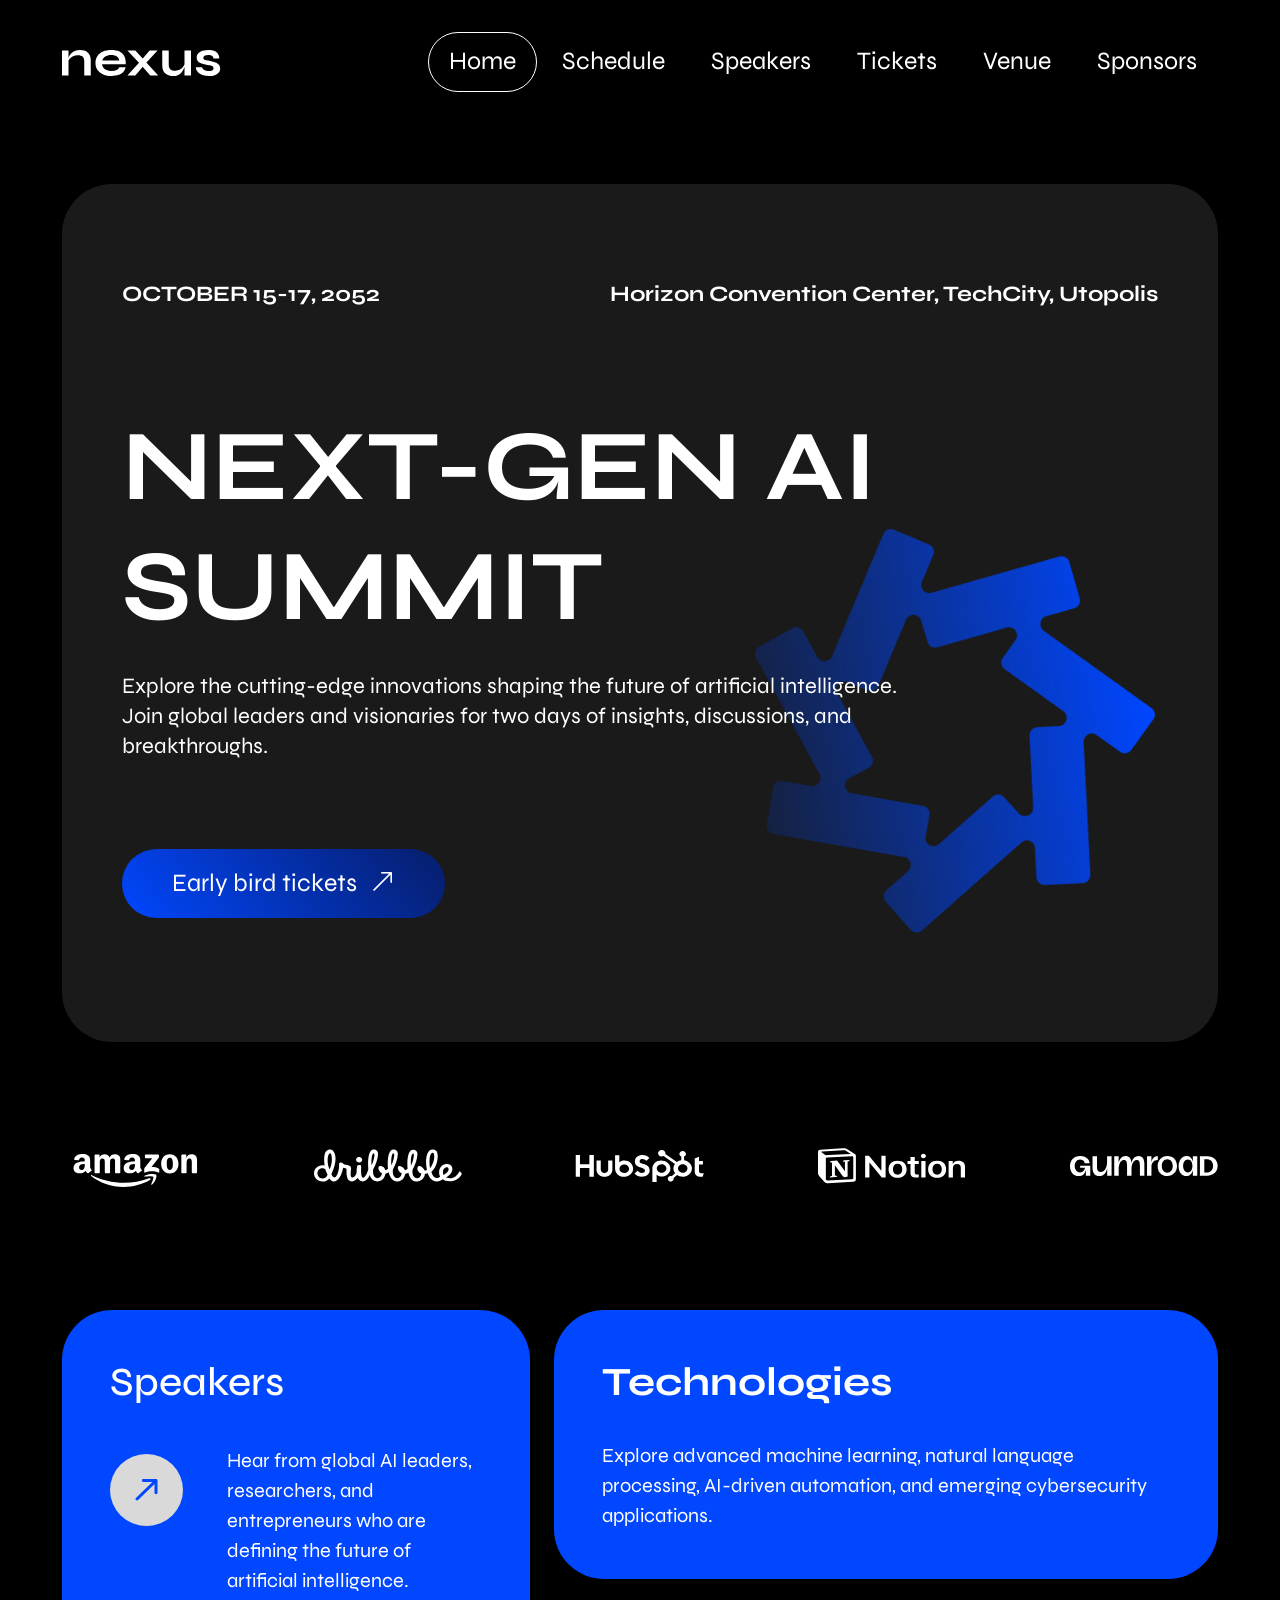
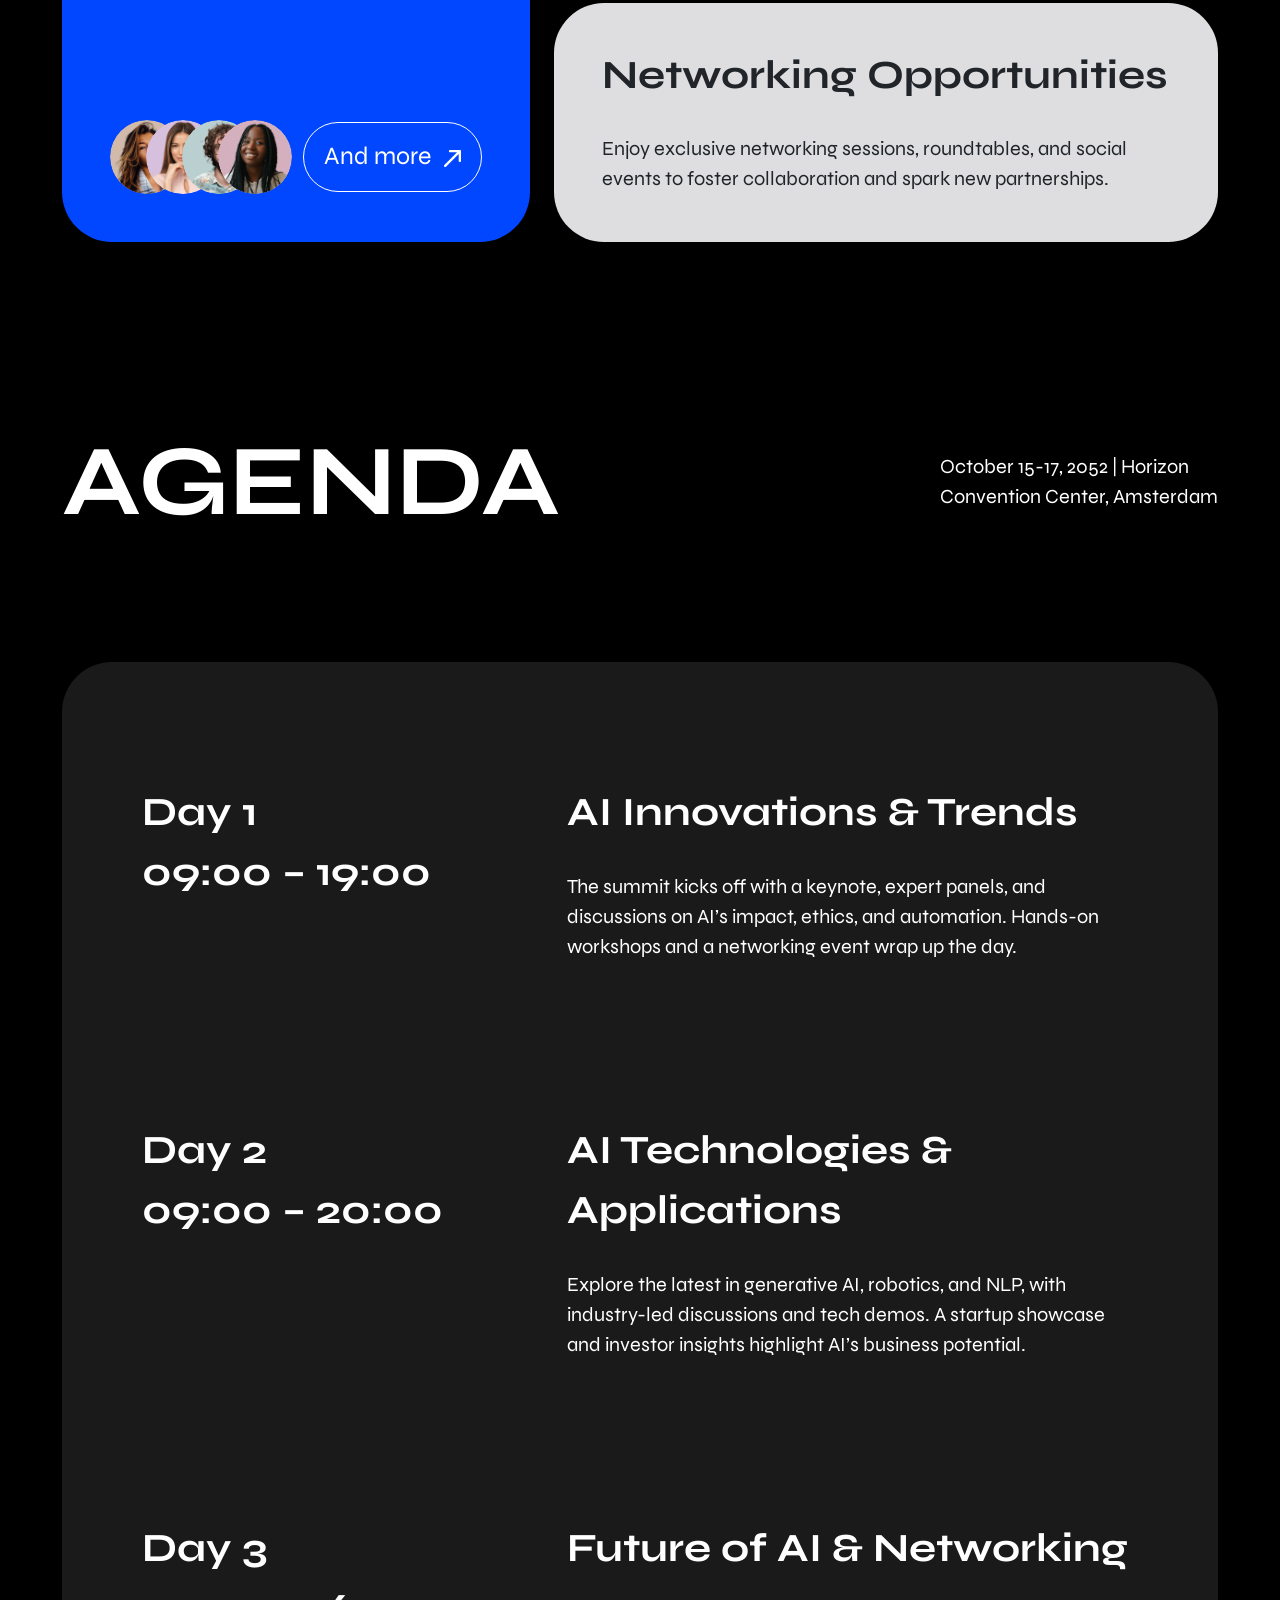
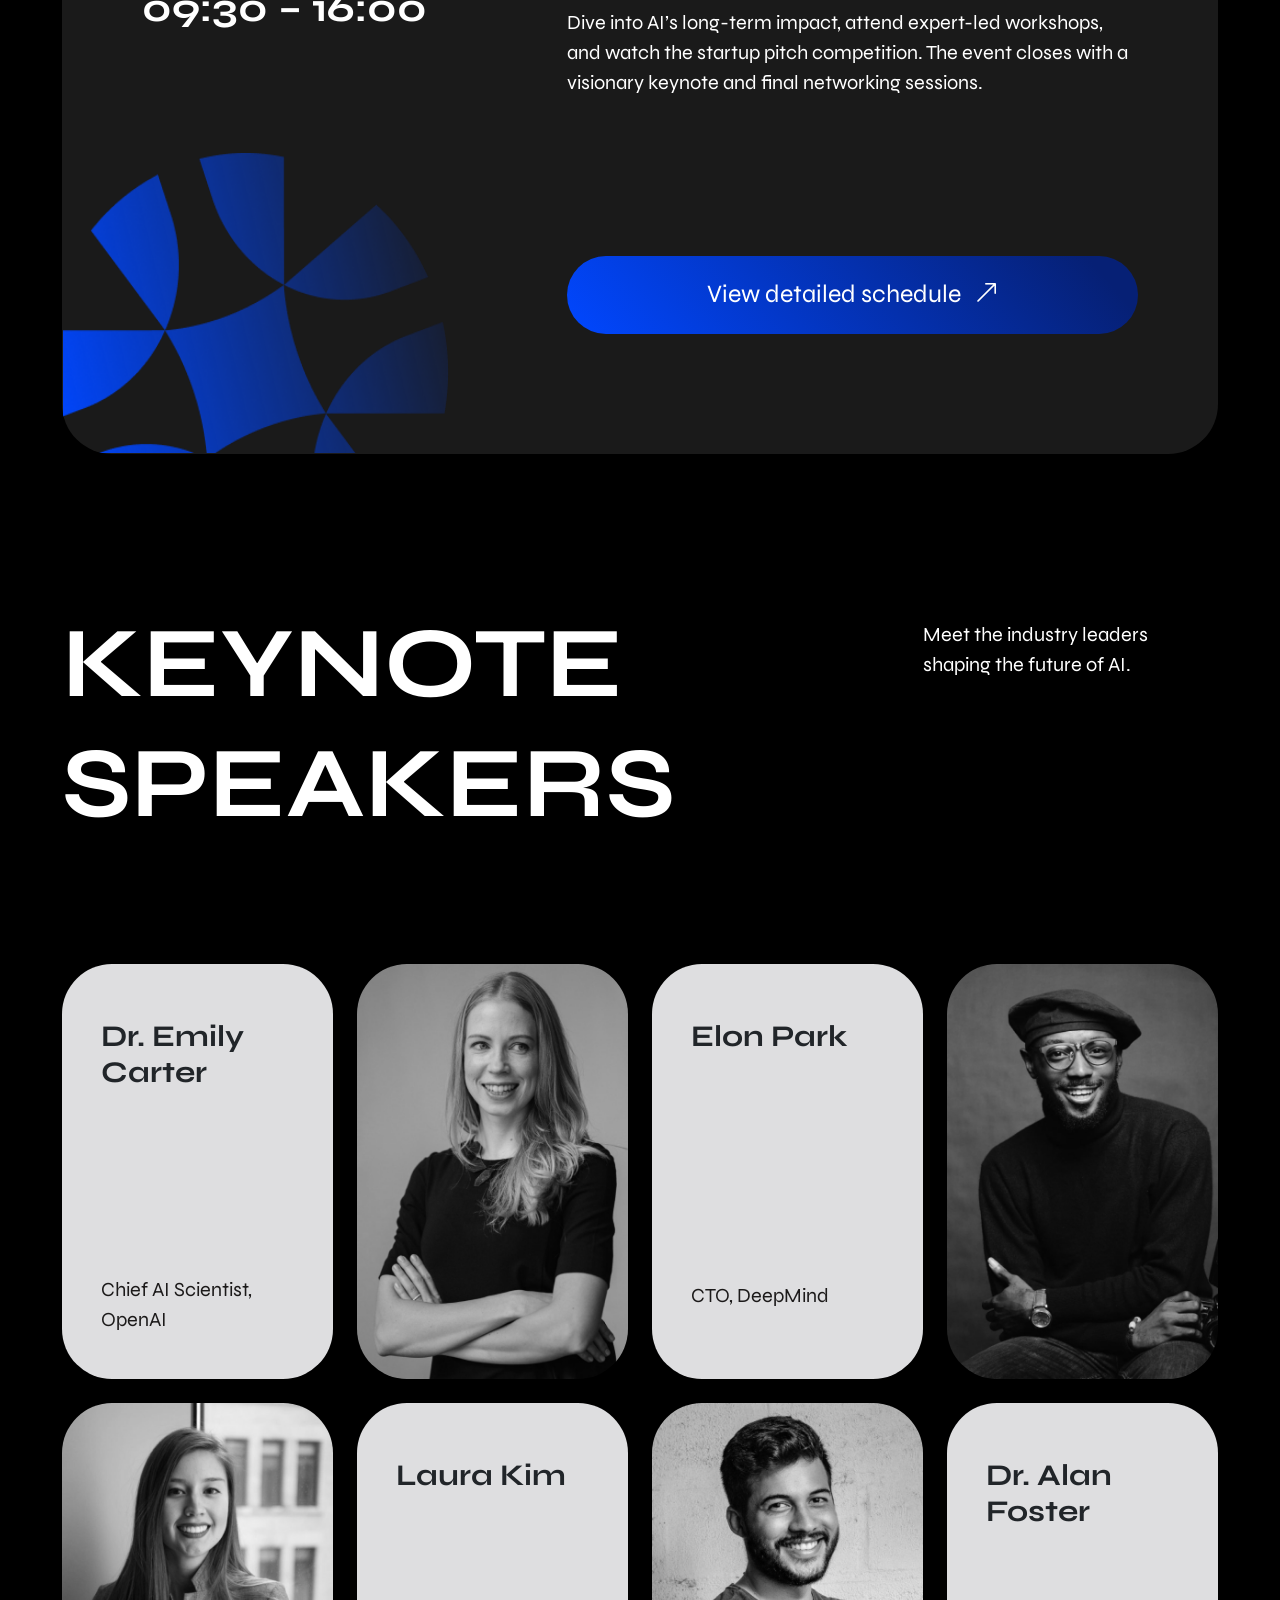
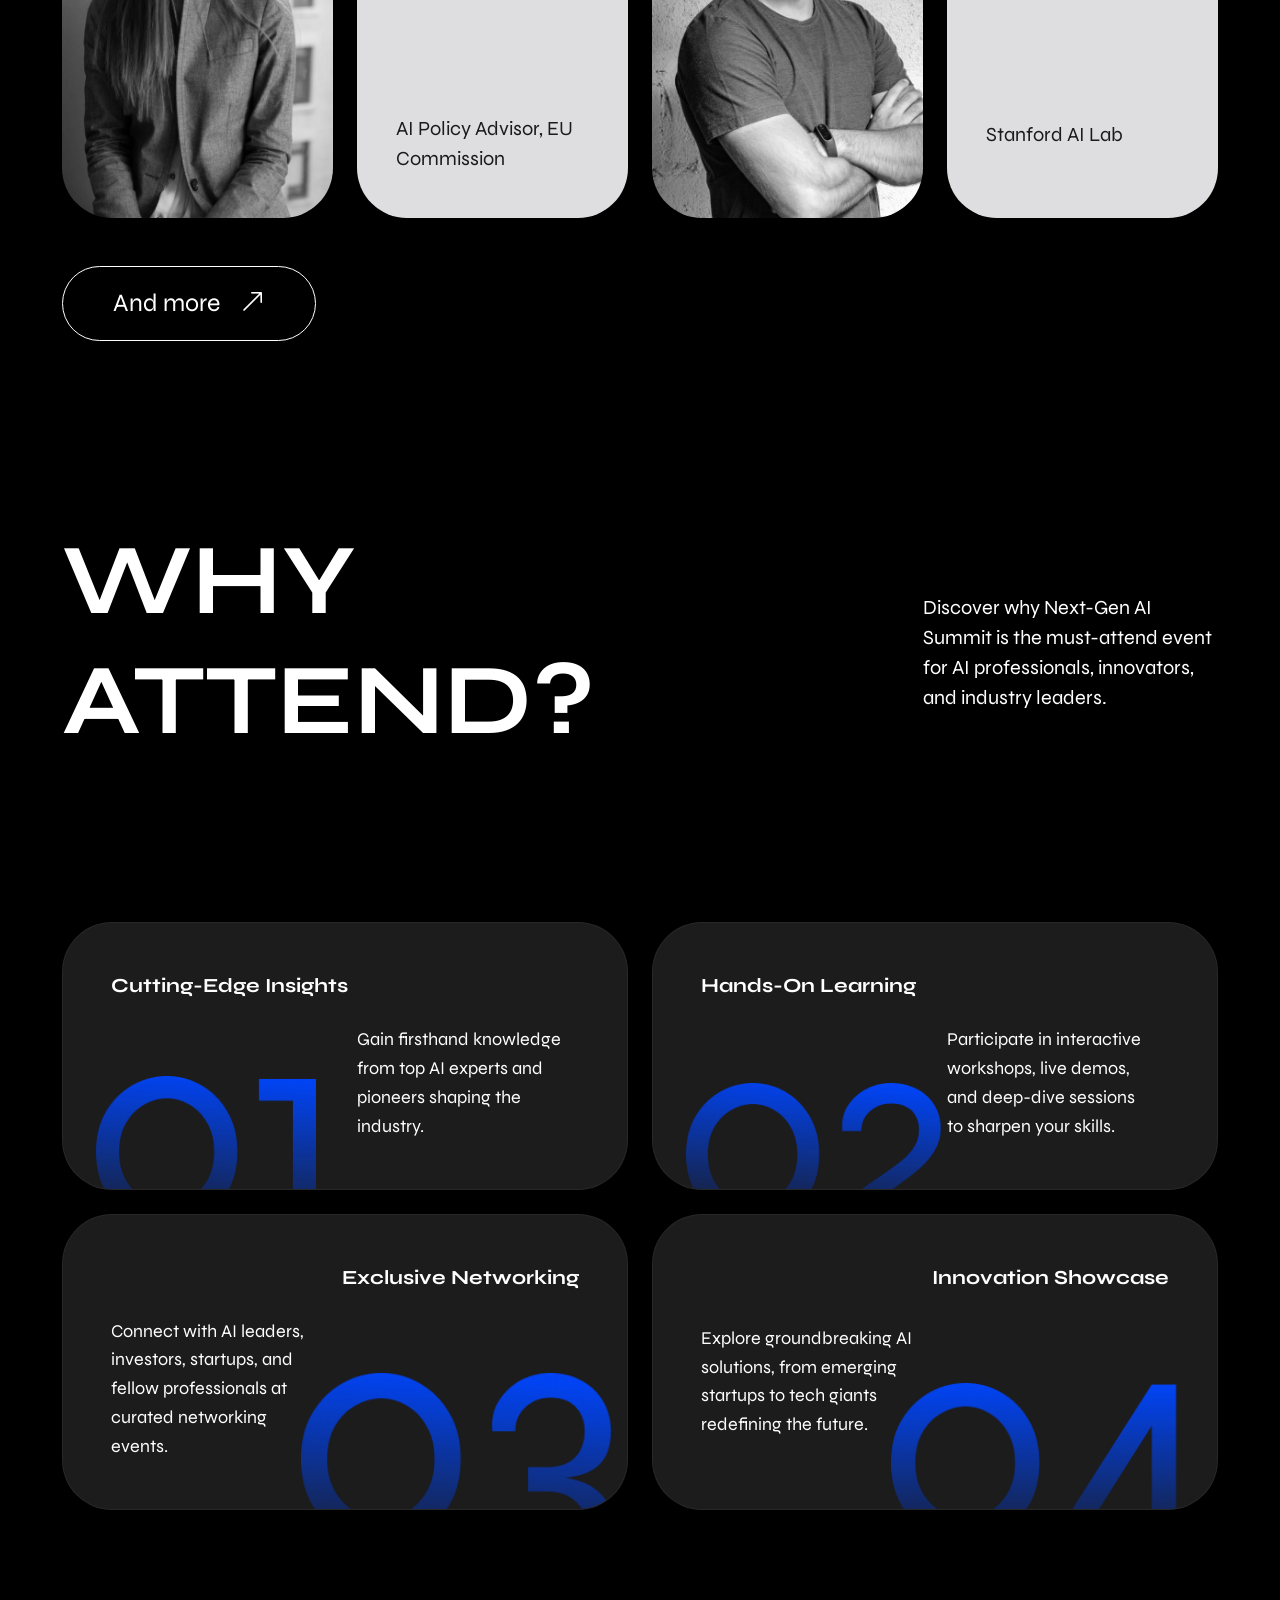
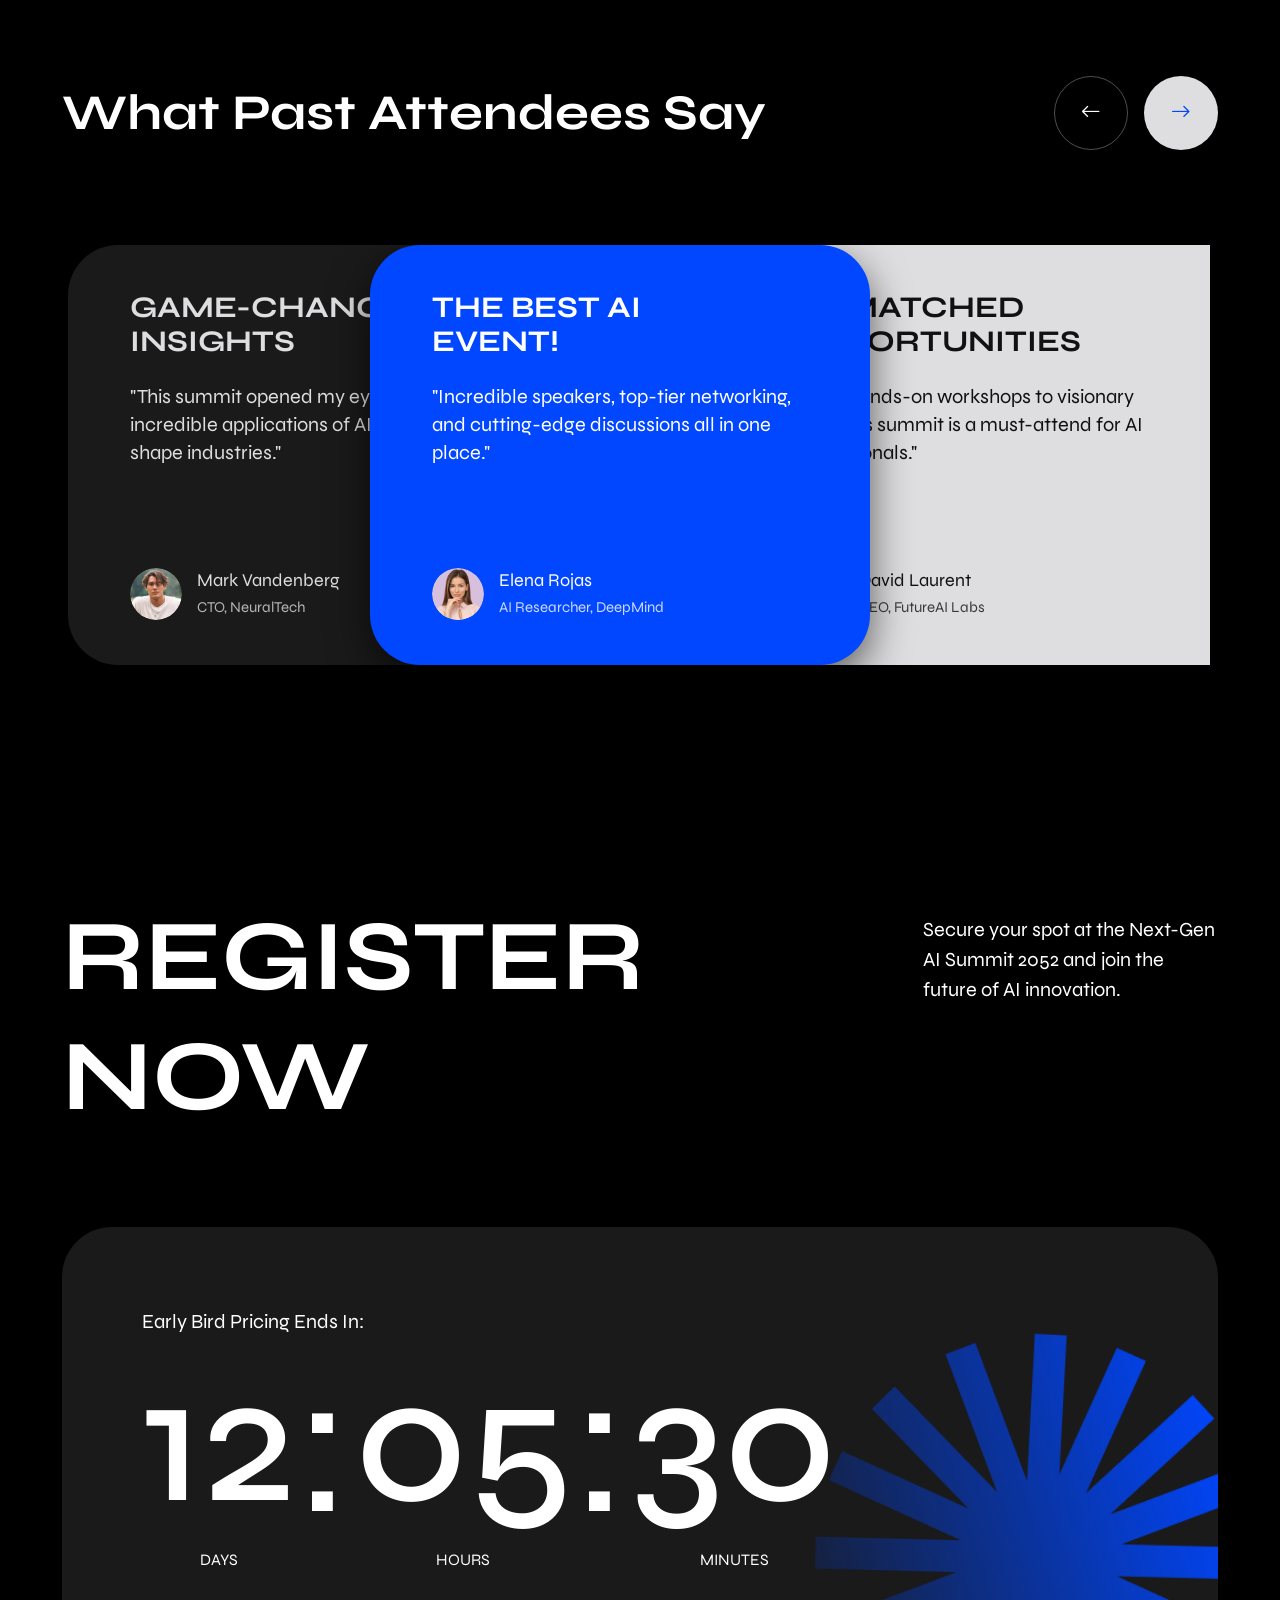
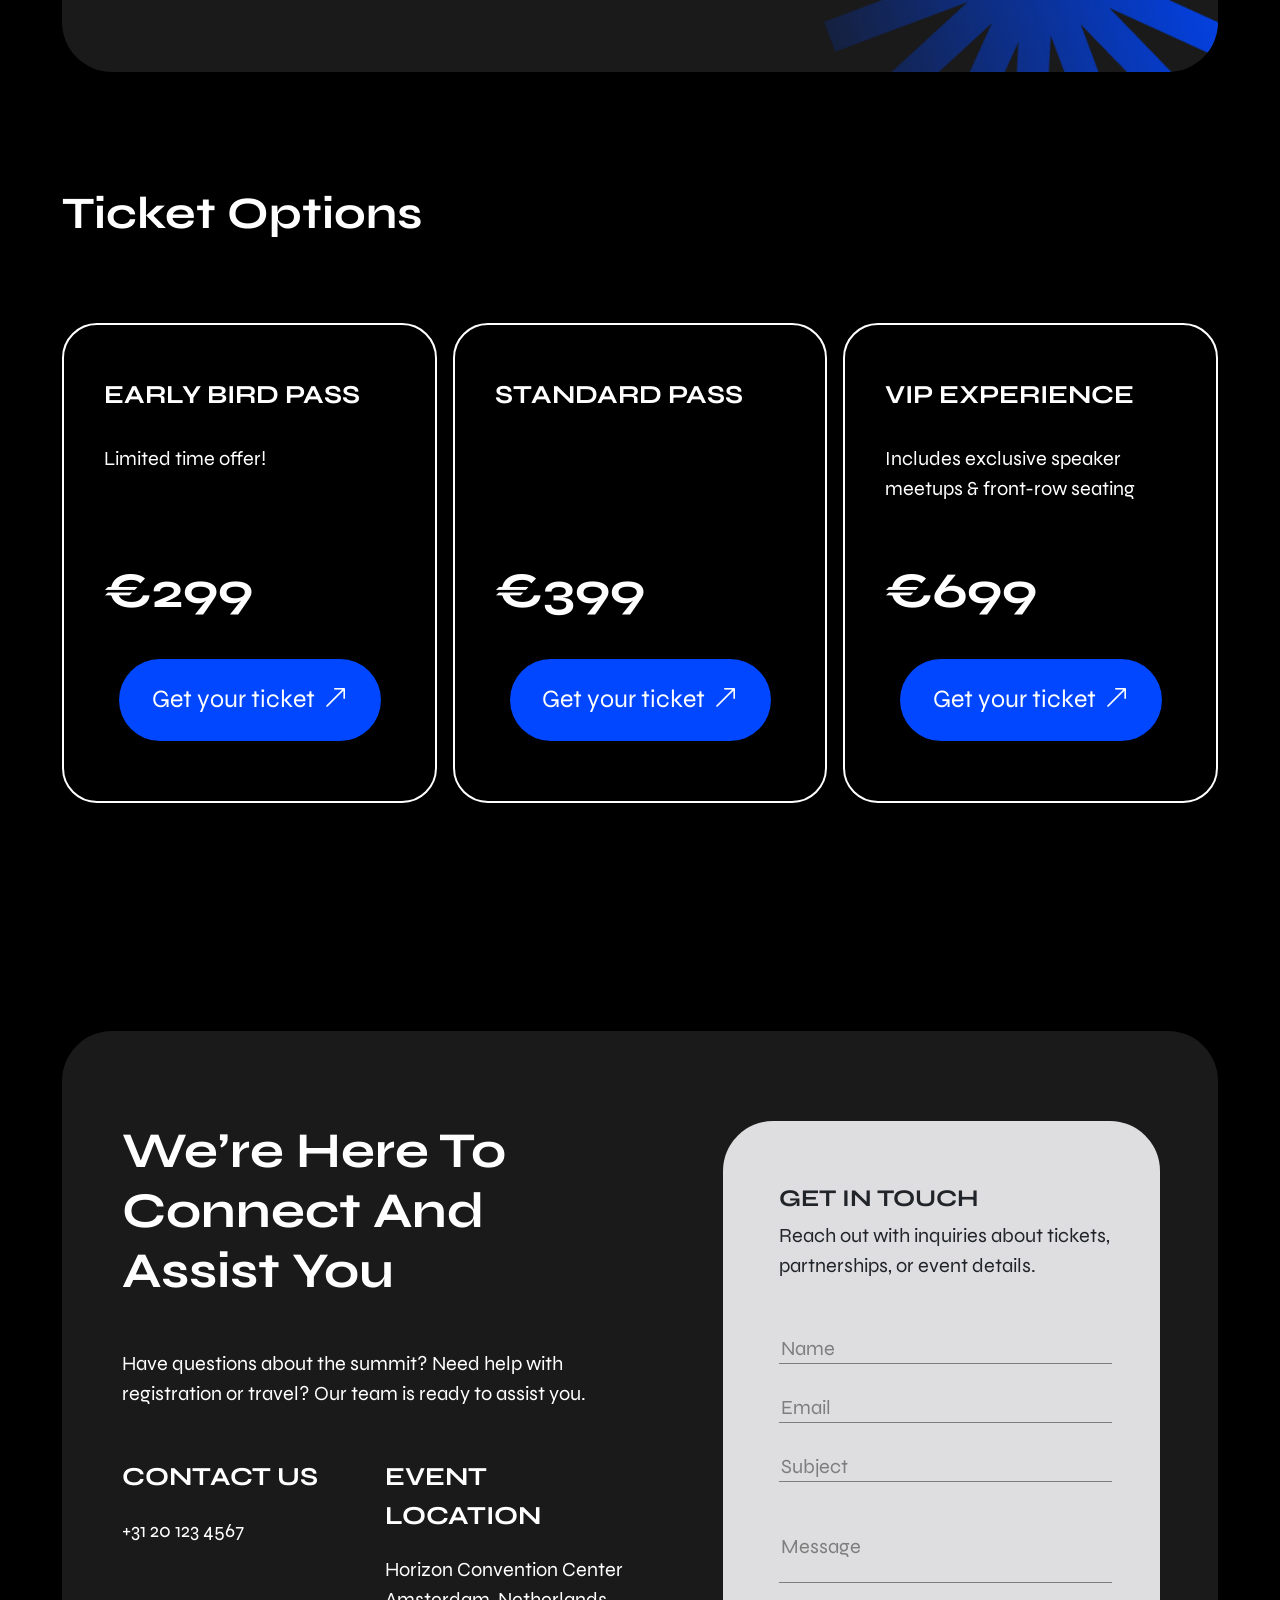
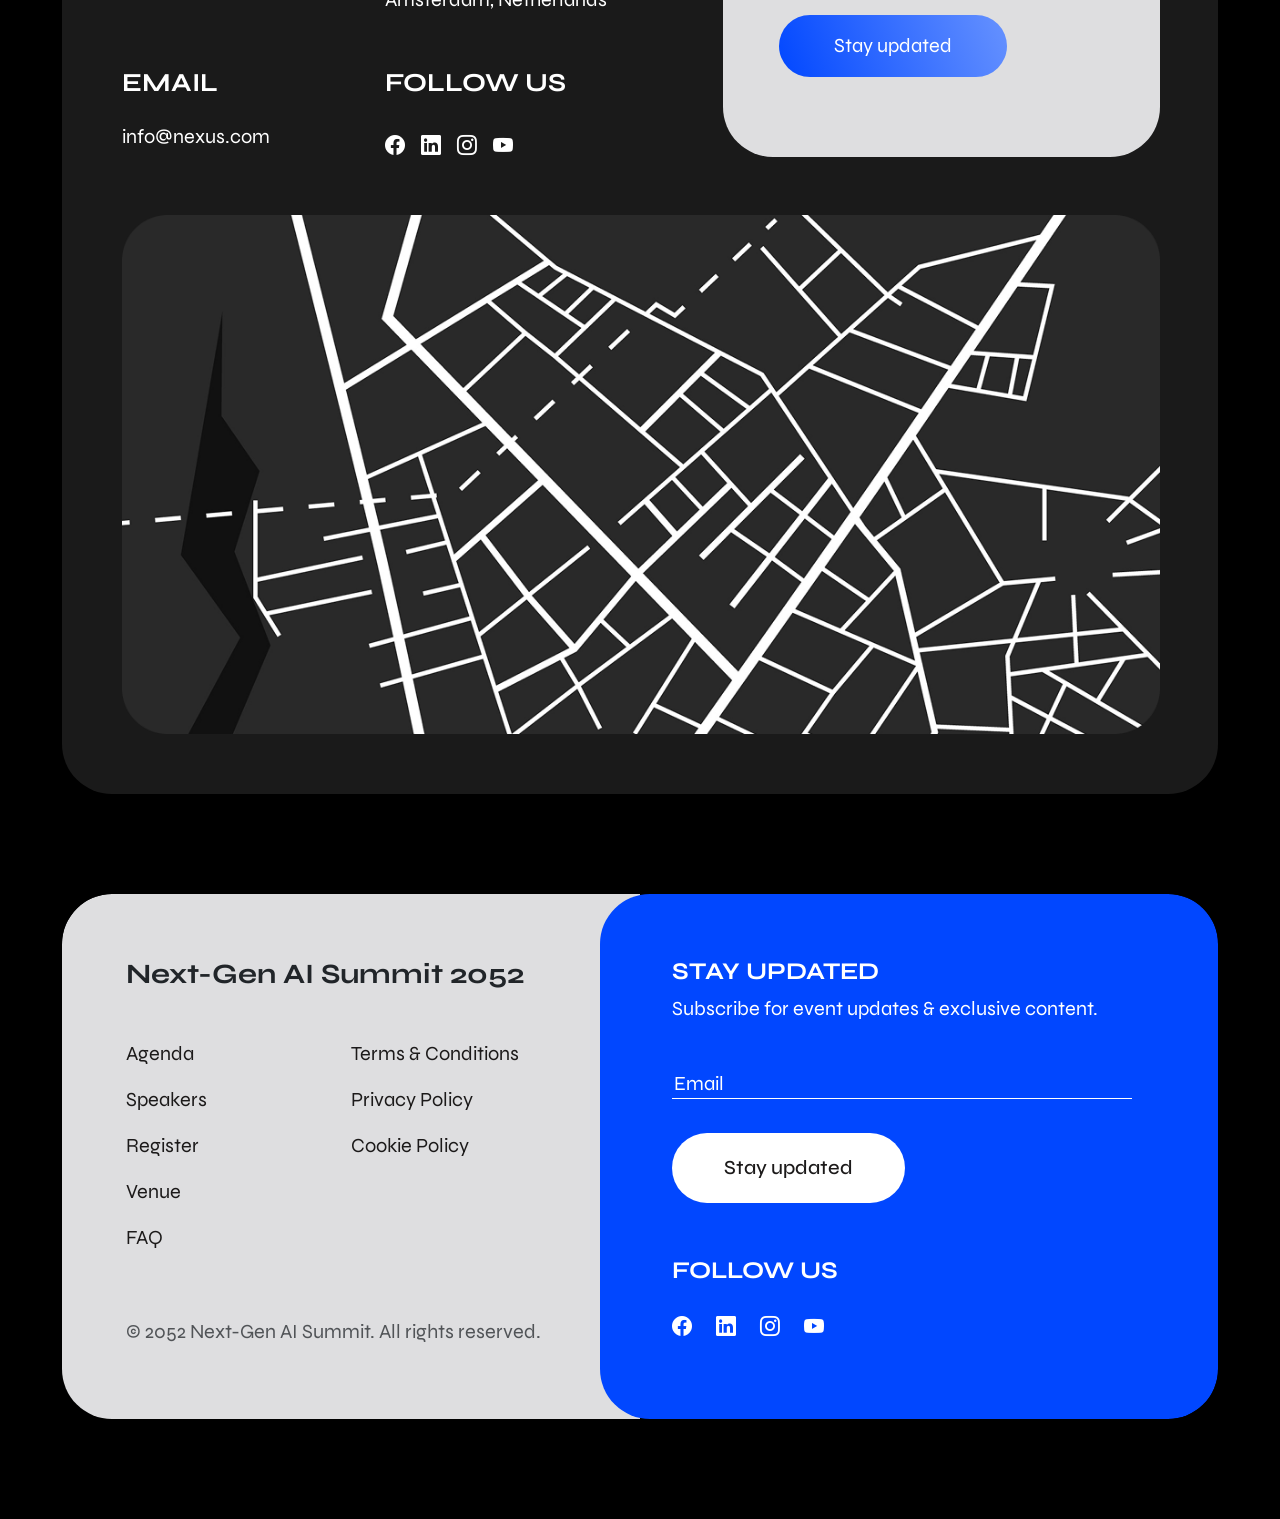
<file: HTML/index.html>
<!DOCTYPE html>
<html lang="en">

<head>
    <meta charset="UTF-8">
    <meta name="viewport" content="width=device-width, initial-scale=1.0">
    <title>nexus</title>
    <link href="https://cdn.jsdelivr.net/npm/bootstrap@5.3.2/dist/css/bootstrap.min.css" rel="stylesheet" />
    <link rel="stylesheet" href="https://cdn.jsdelivr.net/npm/bootstrap-icons@1.11.1/font/bootstrap-icons.css" />
    <link rel="stylesheet" href="../CSS/styles.css" />
    <link rel="stylesheet" href="../CSS/header.css" />
    <link rel="stylesheet" href="../CSS/footer.css" />
</head>

<body>
    <div>
        <!-- header section -->
        <header class="py-2">
            <nav class="navbar navbar-expand-lg nav-bar navbar-dark ">
                <div class="container nav-bar-content on-big-screen">
                    <a class="navbar-brand" href="#"><img src="../images/logo/nexus.svg" class="nav-logo"
                            loading="eager"></a>

                    <button class="navbar-toggler border-white " type="button" data-bs-toggle="offcanvas"
                        data-bs-target="#mobileMenu">
                        <span class="navbar-toggler-icon"></span>
                    </button>

                    <div class="offcanvas offcanvas-end bg-black text-white offcanvas-custom-width " tabindex="-1"
                        id="mobileMenu">
                        <div class="offcanvas-header">
                            <button type="button" class="btn-close btn-close-white"
                                data-bs-dismiss="offcanvas"></button>
                        </div>
                        <div class="offcanvas-body py-3 ">
                            <ul class="navbar-nav ms-auto align-items-lg-center gap-1 fs-5">
                                <li class="nav-item ">
                                    <a class="nav-link nav-text text-white custom-radius-50 active"
                                        href="#hero">Home</a>
                                </li>
                                <li class="nav-item">
                                    <a class="nav-link nav-text text-white custom-radius-50"
                                        href="#Schedule">Schedule</a>
                                </li>
                                <li class="nav-item">
                                    <a class="nav-link nav-text text-white custom-radius-50"
                                        href="#Speakers">Speakers</a>
                                </li>
                                <li class="nav-item">
                                    <a class="nav-link nav-text text-white custom-radius-50" href="#Tickets">Tickets</a>
                                </li>
                                <li class="nav-item">
                                    <a class="nav-link nav-text text-white custom-radius-50" href="#Venue">Venue</a>
                                </li>
                                <li class="nav-item">
                                    <a class="nav-link nav-text text-white custom-radius-50"
                                        href="#Sponsors">Sponsors</a>
                                </li>
                            </ul>
                        </div>
                    </div>
                </div>
            </nav>
        </header>

        <main>
            <div class=" hero-section ">
                <div class=" container on-big-screen">
                    <!-- home section -->
                    <div class=" py-4 hero-section-container custom-radius-50 " id="hero">
                        <div class="hero-card ">
                            <div
                                class="hero-topbar d-flex flex-column align-items-start gap-5 flex-sm-row justify-content-sm-between align-items-sm-center mb-5">
                                <span class="text-white hero-topbar-font hero-desc-font">OCTOBER 15-17, 2052</span>
                                <span class="text-white  hero-topbar-font ">Horizon Convention Center,
                                    TechCity, Utopolis</span>
                            </div>

                            <!-- Hero Content -->
                            <div class="hero-content position-relative">
                                <img src="../images/home/hero-section-image.png" alt="Hero Graphic"
                                    class="hero-star-img position-absolute" loading="eager" height="442.82px"
                                    width="436.41px">
                                <div class="row align-items-center">
                                    <div class=" top-content">
                                        <h1
                                            class="hero-title text-white fw-bold hero-custom-font top-text mb-4 mt-lg-5 mt-md-5">
                                            NEXT-GEN AI <br> SUMMIT
                                        </h1>
                                        <p class="hero-subtitle text-white mb-5 mt-4 top-text position-relative">
                                            Explore the cutting-edge innovations shaping the future of
                                            artificial intelligence. <span class="d-lg-block">
                                            Join global leaders and visionaries for two days of insights, discussions,
                                            and breakthroughs.</span>
                                        </p>
                                        <div
                                            class="mt-5 mb-5 mb-lg-0 position-relative d-flex justify-content-start hero-btn-div">
                                            <a href="#"
                                                class="hero-btn text-white d-inline-block text-decoration-none ">
                                                Early bird tickets
                                                <i class="bi bi-arrow-up-right ms-2"></i>
                                            </a>
                                        </div>
                                    </div>
                                </div>
                            </div>
                        </div>
                    </div>
                </div>
            </div>


            <!-- sponsors -->
            <div class=" company-section">
                <div class=" text-center container on-big-screen">
                    <div
                        class="company-bar d-flex flex-wrap justify-content-center justify-content-lg-between align-items-center gap-4 gap-lg-0">
                        <img src="../images/home/company logo/amazon.svg" alt="amazon Logos" loading="eager"
                            class="company-img " height="48px" width="148px" />

                        <img src="../images/home/company logo/deibble.svg" alt="deibble Logos" loading="eager"
                            class="company-img " height="48px" width="148px" />

                        <img src="../images/home/company logo/hubspot.svg" alt="hubspot Logos" loading="eager"
                            class="company-img " height="48px" width="148px" />

                        <img src="../images/home/company logo/notion.svg" alt="notion Logos" loading="eager"
                            class="company-img " height="48px" width="148px" />

                        <img src="../images/home/company logo/gumroad.svg" alt="gumroad Logos" loading="eager"
                            class="company-img " height="48px" width="148px" />
                    </div>
                </div>
            </div>
    </div>

    <!-- features  section -->
    <div id="Speakers">
        <div class="container features-section  on-big-screen">
            <div class="row g-4">
                <!-- Speakers -->
                <div class="col-lg-5 d-flex flex-column feature-card">
                    <div
                        class="feature-card-content feature-card-blue h-100  text-white custom-radius-50 p-4 p-md-5 d-flex flex-column justify-content-between position-relative overflow-hidden">
                        <div>
                            <h2 class=" mb-4 feature-card-title text-white">Speakers</h2>
                            <div class="d-flex align-items-start gap-lg-4 gap-md-4 gap-1 ">
                                <div
                                    class="  text-black feature-icon-circle d-flex align-items-center justify-content-center mt-4">
                                    <img src="../images/home/blue-arrow.svg" class="feature-icon" loading="lazy"
                                        height="22px" width="23px">
                                </div>
                                <p class=" feature-card-description-right mt-3 ">
                                    Hear from global AI leaders, researchers, and entrepreneurs who are
                                    defining
                                    the future of artificial intelligence.
                                </p>
                            </div>
                        </div>
                        <div class="d-flex align-items-center justify-content-between flex-wrap gap-3 mt-5">
                            <div class="speaker-avatars d-flex me-4">
                                <img src="../images/home/home-spekers-icone/Speaker.svg" alt="Speaker"
                                    class="feature-avatar" loading="lazy" height="74px" width="74px">
                                <img src="../images/home/home-spekers-icone/Speaker-1.svg" alt="Speaker"
                                    class="feature-avatar" loading="lazy" height="74px" width="74px">
                                <img src="../images/home/home-spekers-icone/Speaker-2.svg" alt="Speaker"
                                    class="feature-avatar" loading="lazy" height="74px" width="74px">
                                <img src="../images/home/home-spekers-icone/Speaker-3.svg" alt="Speaker"
                                    class="feature-avatar" loading="lazy" height="74px" width="74px">
                            </div>
                            <button class="features-section-btn btn rounded-pill border-white text-white ">
                                And more <img src="../images/home/white-arrow.svg" class="ms-2" loading="lazy"
                                    height="17px" width="17px">
                            </button>
                        </div>
                    </div>
                </div>

                <div class="col-lg-7 d-flex flex-column gap-4 feature-card ">
                    <!-- Technologies -->
                    <div class="feature-card-content feature-card-blue text-white custom-radius-50 p-4 p-md-5 flex-grow-1">
                        <h2 class="fw-bold feature-card-title">Technologies</h2>
                        <p class=" mb-0 text-white feature-card-description">
                            Explore advanced machine learning, natural language processing, AI-driven
                            automation, and emerging cybersecurity applications.
                        </p>
                    </div>

                    <!-- Networking -->
                    <div class="feature-card-content feature-card-grey text-dark custom-radius-50 p-4 p-md-5 flex-grow-1">
                        <h2 class="fw-bold feature-card-title">Networking Opportunities</h2>
                        <p class=" mb-0  text-dark feature-card-description">
                            Enjoy exclusive networking sessions, roundtables, and social events to
                            foster
                            collaboration and spark new partnerships.
                        </p>
                    </div>
                </div>
            </div>
        </div>

        <!-- AGENDA section -->
        <div class="container agenda-section on-big-screen" id="Schedule">
            <div
                class="section-topbar d-flex flex-column align-items-start flex-sm-row justify-content-sm-between align-items-sm-center">
                <span class="text-white section-Title-big-font">AGENDA</span>
                <span class="text-white  section-Title-small-font ">October 15-17, 2052 | Horizon <br>
                    Convention Center, Amsterdam</span>
            </div>
            <!-- AGENDA content -->
            <div class="agenda-section-container">
                <div class="agenda-card custom-radius-50">
                    <div class="agenda-cards">
                        <div
                            class="row d-flex flex-column align-items-start  flex-sm-row  justify-content-between mb-5">
                            <div class="agenda-left-col col-lg-5">
                                <div>
                                    <div class="text-white agenda-large-font ">Day 1</div>
                                </div>
                                <div>
                                    <div class="text-white agenda-large-font ">09:00 – 19:00</div>
                                </div>
                            </div>
                            <div class="col-lg-7">
                                <div>
                                    <div class="text-white agenda-large-font agenda-large-font-gap mt-lg-0 mt-md-5 ">AI
                                        Innovations & Trends
                                    </div>
                                    <div class="text-white agenda-description-font ">The summit kicks off with a
                                        keynote, expert panels, and discussions on AI’s impact, ethics, and
                                        automation. Hands-on workshops and a networking event wrap up the day.
                                    </div>
                                </div>
                            </div>
                        </div>
                        <div
                            class="mt-5 row d-flex flex-column align-items-start  flex-sm-row  justify-content-between mb-5">
                            <div class="agenda-left-col col-lg-5">
                                <div>
                                    <div class="text-white agenda-large-font ">Day 2</div>
                                </div>
                                <div>
                                    <div class="text-white agenda-large-font ">09:00 – 20:00</div>
                                </div>
                            </div>
                            <div class="col-lg-7">
                                <div>
                                    <div class="text-white  agenda-large-font agenda-large-font-gap mt-lg-0 mt-md-5">AI
                                        Technologies &
                                        Applications
                                    </div>
                                    <div class="text-white agenda-description-font ">Explore the latest in
                                        generative AI, robotics, and NLP, with industry-led discussions and tech
                                        demos. A startup showcase and investor insights highlight AI’s business
                                        potential.
                                    </div>
                                </div>
                            </div>
                        </div>
                        <div
                            class=" row d-flex flex-column align-items-start  flex-sm-row  justify-content-between mb-5 ">
                            <div class="agenda-left-col col-lg-5">
                                <div>
                                    <div class="text-white agenda-large-font ">Day 3</div>
                                </div>
                                <div>
                                    <div class="text-white agenda-large-font ">09:30 – 16:00</div>
                                </div>
                            </div>
                            <div class="col-lg-7">
                                <div>
                                    <div class="text-white agenda-large-font agenda-large-font-gap mt-lg-0 mt-md-5">
                                        Future of AI & Networking
                                    </div>
                                    <div class="text-white agenda-description-font ">Dive into AI’s long-term
                                        impact, attend expert-led workshops, and watch the startup pitch
                                        competition. The event closes with a visionary keynote and final
                                        networking sessions.
                                    </div>
                                </div>
                            </div>
                        </div>
                        <div
                            class="row d-flex flex-column align-items-start gap-2 flex-sm-row justify-content-sm-between justify-content-between">
                            <div class="col-lg-4 position-relative ">
                                <img src="../images/Agenda/agenda-section-image.png"
                                    class="agenda-image position-absolute" loading="lazy" height="386px" width="386px">
                            </div>
                            <div class="col-lg-7 ">
                                <button
                                    class="agenda-btn text-decoration-none border-0 d-block custom-radius-50 w-100 text-white">
                                    View detailed schedule
                                    <i class="bi bi-arrow-up-right ms-2"></i>
                                </button>
                            </div>
                        </div>
                    </div>
                </div>
            </div>
        </div>

        <!-- speakers section -->
        <div class="container speakers-section on-big-screen">
            <div
                class="speaker-topbar  d-flex flex-column align-items-start gap-3 flex-sm-row justify-content-sm-between align-items-sm-start mb-5">
                <span class="text-white section-Title-big-font m-0 ">KEYNOTE SPEAKERS</span>
                <span class="text-white section-Title-small-font pt-sm-3 right-section">Meet the
                    industry leaders shaping the future of AI.</span>
            </div>

            <div class="row g-4 pt-lg-5 mt-lg-5">
                <!-- Card 1 -->
                <div class="col-md-6 col-lg-3">
                    <div
                        class="speaker-card custom-radius-50 text-card p-xl-4 d-flex flex-column justify-content-between h-100">
                        <div>
                            <h3 class="speaker-name text-dark fw-bold mb-1">Dr. Emily<br>Carter</h3>
                        </div>
                        <div>
                            <p class="speaker-role mb-0 mt-5">Chief AI Scientist,<br>OpenAI</p>
                        </div>
                    </div>
                </div>
                <!-- Card 2 -->
                <div class="col-md-6 col-lg-3">
                    <div class="speaker-card custom-radius-50 image-card  overflow-hidden h-100">
                        <img src="../images/spekers/Emily-Carter.png" alt="Emily-Carter image" loading="lazy"
                            class="w-100 h-100 object-fit-cover speaker-card-image" height="452px" width="295px">
                    </div>
                </div>
                <!-- Card 3 -->
                <div class="col-md-6 col-lg-3">
                    <div
                        class="speaker-card custom-radius-50 text-card  p-xl-4 d-flex flex-column justify-content-between h-100">
                        <div>
                            <h3 class="speaker-name text-dark fw-bold mb-1">Elon Park</h3>
                        </div>
                        <div>
                            <p class="speaker-role mb-lg-4 mt-5">CTO, DeepMind</p>
                        </div>
                    </div>
                </div>
                <!-- Card 4 -->
                <div class="col-md-6 col-lg-3">
                    <div class="speaker-card custom-radius-50 image-card  overflow-hidden h-100">
                        <img src="../images/spekers/Elon-Park.png" alt="Elon-Park image" loading="lazy"
                            class="w-100 h-100 object-fit-cover speaker-card-image" height="452px" width="295px">
                    </div>
                </div>
                <!-- Card 5 -->
                <div class="col-md-6 col-lg-3 card-5">
                    <div class="speaker-card custom-radius-50 image-card  overflow-hidden h-100">
                        <img src="../images/spekers/Laura-Kim.png" alt="Laura-Kim image" loading="lazy"
                            class="w-100 h-100 object-fit-cover speaker-card-image" height="452px" width="295px">
                    </div>
                </div>
                <!-- Card 6 -->
                <div class="col-md-6  col-lg-3 card-6">
                    <div
                        class="speaker-card custom-radius-50 text-card p-xl-4 d-flex flex-column justify-content-between h-100">
                        <div>
                            <h3 class="speaker-name text-dark fw-bold mb-1">Laura Kim</h3>
                        </div>
                        <div>
                            <p class="speaker-role mb-0 mt-5">AI Policy Advisor, EU<br>Commission</p>
                        </div>
                    </div>
                </div>
                <!-- Card 7 -->
                <div class="col-md-6 col-lg-3 card-7">
                    <div class="speaker-card custom-radius-50 image-card  overflow-hidden h-100">
                        <img src="../images/spekers/Alan-Foster.png" alt="Alan-Foster image" loading="lazy"
                            class="w-100 h-100 object-fit-cover speaker-card-image" height="452px" width="295px">
                    </div>
                </div>
                <!-- Card 8 -->
                <div class="col-md-6 col-lg-3 card-8">
                    <div
                        class="speaker-card custom-radius-50 text-card p-xl-4 d-flex flex-column justify-content-between h-100">
                        <div>
                            <h3 class="speaker-name text-dark fw-bold mb-1">Dr. Alan<br>Foster</h3>
                        </div>
                        <div>
                            <p class="speaker-role mb-lg-4 mt-5">Stanford AI Lab</p>
                        </div>
                    </div>
                </div>
            </div>
            <div class="col-12 mt-5">
                <button
                    class="btn rounded-pill speaker-sectio-btn border-white text-white d-inline-flex align-items-center ">
                    And more <i class="bi bi-arrow-up-right speaker-card-image"></i>
                </button>
            </div>
        </div>

        <!-- why-attend section -->
        <div class=" attend-section position-relative container on-big-screen">
            <div
                class="attend-section-topbar section-topbar d-flex flex-column align-items-start gap-3 flex-sm-row justify-content-sm-between align-items-sm-center ">
                <span class="text-white section-Title-big-font">WHY ATTEND?</span>
                <span class="text-white section-Title-small-font mt-lg-4  right-section">Discover why Next-Gen
                    AI Summit is the
                    must-attend event for AI professionals, innovators, and industry leaders.</span>
            </div>

            <!-- why-attend section content -->
            <div class="row g-4">
                <!-- Box 1 -->
                <div class="col-lg-6">
                    <div
                        class="text-white p-4 p-md-5 custom-radius-50 attend-section-content h-100 position-relative overflow-hidden d-flex flex-column">
                        <p class="attend-section-title mb-4 position-relative z-1">Cutting-Edge Insights</p>
                        <div class="row flex-grow-1 position-relative z-1">
                            <div class="col-4 col-md-6">
                                <img src="../images/why-attend/01.png" loading="lazy"
                                    class="position-absolute attend-image-left z-0" alt="decoration" height="360px"
                                    width="274px">
                            </div>
                            <div class="col-8 col-md-6 d-flex align-items-center">
                                <p class="mb-0 me-lg-3  text-white attend-section-description">
                                    Gain firsthand knowledge from top AI experts and pioneers shaping the
                                    industry.
                                </p>
                            </div>
                        </div>
                    </div>
                </div>

                <!-- Box 2 -->
                <div class="col-lg-6">
                    <div
                        class="text-white p-4 p-md-5 custom-radius-50 attend-section-content h-100 position-relative overflow-hidden d-flex flex-column">
                        <p class="attend-section-title mb-4 position-relative z-1">Hands-On Learning</p>
                        <div class="row flex-grow-1 position-relative z-1">
                            <div class="col-4 col-md-6">
                                <img src="../images/why-attend/02.png" loading="lazy"
                                    class="position-absolute attend-image-left-2 z-0" alt="decoration" height="360px"
                                    width="313px">
                            </div>
                            <div class="col-8 col-md-6 d-flex align-items-center">
                                <p class="mb-0 me-lg-3 text-white attend-section-description">
                                    Participate in interactive workshops, live demos, and deep-dive sessions
                                    to sharpen your skills.
                                </p>
                            </div>
                        </div>
                    </div>
                </div>

                <!-- Box 3 -->
                <div class="col-lg-6">
                    <div
                        class="text-white p-4 p-md-5 custom-radius-50 attend-section-content h-100 position-relative overflow-hidden d-flex flex-column">
                        <p class="attend-section-title text-lg-end mb-4 position-relative z-1">Exclusive
                            Networking</p>
                        <div class="row flex-grow-1 position-relative z-1">
                            <div class="col-8 col-md-7 d-flex align-items-center">
                                <p class="mb-0 me-lg-5 text-white attend-section-description ">
                                    Connect with AI leaders, investors, startups, and fellow professionals
                                    at curated networking events.
                                </p>
                            </div>
                            <div class="col-4 col-md-6">
                                <img src="../images/why-attend/03.png" loading="lazy"
                                    class="position-absolute attend-image-right z-0" alt="decoration" height="360px"
                                    width="313px">
                            </div>
                        </div>
                    </div>
                </div>

                <!-- Box 4 -->
                <div class="col-lg-6">
                    <div
                        class="text-white p-4 p-md-5 custom-radius-50 attend-section-content h-100 position-relative overflow-hidden d-flex flex-column">
                        <p class="attend-section-title text-lg-end mb-4 position-relative z-1">Innovation
                            Showcase</p>
                        <div class="row flex-grow-1 position-relative z-1">
                            <div class="col-8 col-md-7 d-flex align-items-center">
                                <p class="mb-0 me-lg-5 text-white attend-section-description ">
                                    Explore groundbreaking AI solutions, from emerging startups to tech
                                    giants redefining the future.
                                </p>
                            </div>
                            <div class="col-4 col-md-6">
                                <img src="../images/why-attend/04.png" loading="lazy"
                                    class="position-absolute attend-image-right z-0" alt="decoration" height="360px"
                                    width="313px">
                            </div>
                        </div>
                    </div>
                </div>
            </div>
        </div>

        <!-- attendes Carousel  -->
        <div class="container on-big-screen carousel-section">
            <div
                class="d-flex flex-column align-items-start gap-3 flex-sm-row justify-content-sm-between align-items-sm-center ">
                <span class="attendes-carousel-title section-Title-big-font text-white">What Past Attendees Say</span>
                <div class="carousel-buttons d-flex">
                    <button id="prevBtn"
                        class="carousel-button d-flex justify-content-center align-items-center custom-radius-50 prev-btn"
                        aria-label="Previous">
                        <i class="bi bi-arrow-left fs-5"></i>
                    </button>
                    <button id="nextBtn"
                        class="carousel-button d-flex justify-content-center align-items-center custom-radius-50 border-0 next-btn"
                        aria-label="Next">
                        <i class="bi bi-arrow-right fs-5 fw-bold"></i>
                    </button>
                </div>
            </div>
        </div>

        <div class="testimonial-section w-100 on-big-screen">
            <div class="carousel-track position-relative" id="carouselTrack">
                <div
                    class="testimonial-card position-absolute d-flex flex-column justify-content-between custom-radius-50 theme-blue pos-center">
                    <div>
                        <h3 class="card-title text-uppercase">THE BEST AI<br />EVENT!</h3>
                        <p class="card-text text-white">
                            "Incredible speakers, top-tier networking, and cutting-edge
                            discussions all in one place."
                        </p>
                    </div>
                    <div class="attendee-info d-flex align-items-center">
                        <img src="../images/attendes-corosol/Elena-Rojas.svg" alt="Elena Rojas" loading="lazy"
                            class="attendee-avatar" height="50px" width="50px" />
                        <div>
                            <p class="attendee-name text-white">Elena Rojas</p>
                            <p class="attendee-title text-white">AI Researcher, DeepMind</p>
                        </div>
                    </div>
                </div>
                <div
                    class="testimonial-card position-absolute d-flex flex-column justify-content-between custom-radius-50 theme-dark pos-left">
                    <div>
                        <h3 class="card-title text-uppercase">GAME-CHANGING INSIGHTS</h3>
                        <p class="card-text">
                            "This summit opened my eyes to the incredible applications of AI
                            and how it will shape industries."
                        </p>
                    </div>
                    <div class="attendee-info d-flex align-items-center">
                        <img src="../images/attendes-corosol/David Laurent.svg" loading="lazy" alt="Mark Vandenberg"
                            class="attendee-avatar" height="50px" width="50px" />
                        <div>
                            <p class="attendee-name">Mark Vandenberg</p>
                            <p class="attendee-title">CTO, NeuralTech</p>
                        </div>
                    </div>
                </div>
                <div
                    class="testimonial-card position-absolute d-flex flex-column justify-content-between custom-radius-50 theme-light  pos-right">
                    <div>
                        <h3 class="card-title text-uppercase">UNMATCHED OPPORTUNITIES</h3>
                        <p class="card-text">
                            "From hands-on workshops to visionary talks, this summit is a
                            must-attend for AI professionals."
                        </p>
                    </div>
                    <div class="attendee-info d-flex align-items-center">
                        <img src="../images/attendes-corosol/David Laurent.svg" loading="lazy" alt="David Laurent"
                            class="attendee-avatar" height="50px" width="50px" />
                        <div>
                            <p class="attendee-name">David Laurent</p>
                            <p class="attendee-title">CEO, FutureAI Labs</p>
                        </div>
                    </div>
                </div>
            </div>
        </div>

        <!-- register now -->
        <div class="container register-section position-relative on-big-screen">
            <div
                class=" d-flex flex-column align-items-start flex-sm-row justify-content-sm-between align-items-sm-start ">
                <span class="text-white section-Title-big-font w-50 me-5 ">REGISTER
                    NOW</span>
                <span class="text-white section-Title-small-font right-section mt-md-5 mt-lg-5 mt-sm-5">Secure your
                    spot at the Next-Gen AI Summit 2052 and join the future of AI innovation.</span>
            </div>

            <div class=" mb-5 register-content">
                <div class="register-section-container custom-radius-50 position-relative overflow-hidden w-100">
                    <div class="row position-relative z-1">
                        <div class="col-lg-9 col-md-10">
                            <p class="text-white register-top-text position-relative mb-2">
                                Early Bird Pricing Ends In:
                            </p>
                            <div class="d-flex align-items-start time text-white mt-4">
                                <div class="d-flex flex-column align-items-center">
                                    <span class="register-number">12</span>
                                    <span class="register-label text-uppercase text-white ">DAYS</span>
                                </div>
                                <span class="register-colon">:</span>
                                <div class="d-flex flex-column align-items-center">
                                    <span class="register-number">05</span>
                                    <span class="register-label text-uppercase text-white ">HOURS</span>
                                </div>
                                <span class="register-colon">:</span>
                                <div class="d-flex flex-column align-items-center">
                                    <span class="register-number">30</span>
                                    <span class="register-label text-uppercase text-white ">MINUTES</span>
                                </div>
                            </div>
                        </div>
                    </div>
                    <div class="register-image-container position-absolute bottom-0 end-0">
                        <img src="../images/register-now/register-now-section-image.png" class="register-image"
                            alt="decoration" height="403px" width="403px">
                    </div>
                </div>
            </div>
        </div>
        <!-- Ticket section -->
        <div class="container Ticket-section on-big-screen" id="Tickets">
            <div
                class="Ticket-topbar pt-2 d-flex flex-column align-items-start gap-3 flex-sm-row justify-content-sm-between align-items-sm-start ">
                <span class="text-white m-0 ticket-main-title">Ticket Options</span>
            </div>
            <div class="row g-3 mb-5 mt-4 pb-5 align-items-stretch">
                <!-- Card 1 -->
                <div class="col-md-6 col-lg-4">
                    <div class="Ticket-card  d-flex flex-column h-100">
                        <p class="text-white ticket-title text-uppercase">EARLY BIRD PASS</p>
                        <div class="flex-grow-1">
                            <p class="ticket-description text-white">Limited time offer!</p>
                        </div>
                        <p class="text-white ticket-price">€299</p>

                        <a href="#"
                            class=" Ticket-btn text-decoration-none border-0 d-inline-flex  justify-content-center">
                            Get your ticket
                            <i class="bi bi-arrow-up-right ms-2"></i>
                        </a>
                    </div>
                </div>
                <!-- Card 2 -->
                <div class="col-md-6 col-lg-4">
                    <div class="Ticket-card d-flex flex-column h-100">
                        <p class="text-white ticket-title text-uppercase">STANDARD PASS</p>
                        <div class="flex-grow-1"></div>
                        <p class="text-white ticket-price">€399</p>
                        <a href="#"
                            class="Ticket-btn text-decoration-none border-0 d-inline-flex justify-content-center ">
                            Get your ticket
                            <i class="bi bi-arrow-up-right ms-2"></i>
                        </a>
                    </div>
                </div>
                <!-- Card 3 -->
                <div class="col-md-6 col-lg-4">
                    <div class="Ticket-card d-flex flex-column h-100">
                        <p class="text-white ticket-title v">VIP EXPERIENCE</p>
                        <div class="flex-grow-1">
                            <p class="ticket-description text-white">Includes exclusive speaker meetups & front-row
                                seating
                            </p>
                        </div>
                        <p class="text-white ticket-price">€699</p>
                        <a href="#"
                            class="Ticket-btn text-decoration-none border-0 d-inline-flex  justify-content-center ">
                            Get your ticket
                            <i class="bi bi-arrow-up-right ms-2"></i>
                        </a>
                    </div>
                </div>
            </div>
        </div>

        <!-- connect section  -->
        <div class="container connect-section on-big-screen">

            <!-- connect content -->
            <div class="connect-section-container custom-radius-50">
                <div class="connect-card">
                    <div class="connect-card-content">
                        <div
                            class="row d-flex flex-column align-items-start  flex-sm-row  justify-content-between mb-5">
                            <div class="connect-left-col col-lg-6">
                                <div>
                                    <div>
                                        <div class="text-white connect-section-main-title me-lg-5 ">We’re Here To
                                            Connect And
                                            Assist You
                                        </div>
                                    </div>
                                    <div>
                                        <div class="text-white connect-section-description mt-5">Have questions
                                            about the
                                            summit?
                                            Need help with registration or travel? Our team is ready to assist
                                            you.
                                        </div>
                                    </div>
                                </div>

                                <div
                                    class="row d-flex flex-column align-items-start  flex-sm-row justify-content-between mt-5">
                                    <div class="text-white col-lg-6 ">
                                        <div class="connect-section-secondary-title">
                                            CONTACT US
                                        </div>
                                        <div class="connect-section-description">
                                            +31 20 123 4567
                                        </div>
                                    </div>
                                    <div class="text-white col-lg-6">
                                        <div class="connect-section-secondary-title">
                                            EVENT LOCATION
                                        </div>
                                        <div class="connect-section-description">
                                            Horizon Convention Center Amsterdam, Netherlands
                                        </div>
                                    </div>
                                </div>

                                <div
                                    class="row d-flex flex-column align-items-start  flex-sm-row justify-content-between mt-lg-5 ">
                                    <div class="text-white col-lg-6 ">
                                        <div class="connect-section-secondary-title">
                                            EMAIL
                                        </div>
                                        <div class="connect-section-description">
                                            info@nexus.com
                                        </div>
                                    </div>
                                    <div class="text-white col-lg-6">
                                        <div class="connect-section-secondary-title">
                                            FOLLOW US
                                        </div>
                                        <div class="d-flex gap-3 connect-section-description">
                                            <a href="#" class="social-link"><i class="bi bi-facebook"></i></a>
                                            <a href="#" class="social-link"><i class="bi bi-linkedin"></i></a>
                                            <a href="#" class="social-link"><i class="bi bi-instagram"></i></a>
                                            <a href="#" class="social-link"><i class="bi bi-youtube"></i></a>
                                        </div>
                                    </div>
                                </div>
                            </div>

                            <!-- right card -->
                              <div
                                class="col-lg-5 col-md-12 connect-card-grey custom-radius-50 p-4 p-md-5 d-flex flex-column justify-content-between fs-7">
                                <div class="mb-3 ms-lg-2 ms-md-0 ms-sm-0 mt-3">
                                    <h4
                                        class="text-dark connect-section-secondary-title fs-7 fw-bold tracking-wide mb-2 ">
                                        GET IN TOUCH
                                    </h4>
                                    <p class="text-dark mb-4 fs-5">
                                        Reach out with inquiries about tickets, partnerships, or event details.
                                    </p>
                                    <div class="mt-5 hero-btn-div">
                                        <form class="d-flex flex-column align-items-start  ">
                                            <input type="text"
                                                class=" connect-card-input  connect-card-text text-decoration-none mb-4 mt-2 w-100"
                                                placeholder="Name" required />
                                            <input type="email"
                                                class=" connect-card-input  connect-card-text text-decoration-none mb-4 mt-2 w-100"
                                                placeholder="Email" required />
                                            <input type="text"
                                                class=" connect-card-input  connect-card-text text-decoration-none mb-4 mt-2 w-100"
                                                placeholder="Subject" required />
                                            <textarea type="text"
                                                class=" connect-card-input connect-card-input-textarea connect-card-text text-decoration-none mb-4 mt-4 w-100"
                                                placeholder="Message" required></textarea>
                                            <button type="submit"
                                                class=" connect-card-btn text-white custom-radius-50 connect-card-text text-decoration-none border-0 d-inline-flex align-items-center justify-content-center mt-2 mb-3 fs-5">Stay
                                                updated</button>
                                        </form>
                                    </div>

                                </div>
                            </div>
                        </div>
                        <!-- bottom image -->
                        <div
                            class="row on-big-screen">
                            <div class="col-12">
                                <img src="../images/map/map.png" loading="lazy" class="connect-card-img" height="570px"
                                    width="1140px">
                            </div>
                        </div>
                    </div>
                </div>
            </div>
        </div>

        </main>
        </Section>

        <!-- footer section -->
        <footer class=" footer-section ">
            <div class="container on-big-screen">
                <div class="row mx-0 custom-radius-50 overflow-hidden footer-section-container  ">
                    <div class="col-lg-6 footer-gray p-auto  p-md-5 d-flex flex-column">
                        <h3 class="fw-bold fs-3 text-dark mb-4 mb-md-5 footer-text-large mt-3 ms-3">
                            Next-Gen AI Summit 2052
                        </h3>

                        <div class="d-flex gap-4 gap-md-5 mb-5 flex-grow-1 fs-5 me-5 ms-3">
                            <ul class="list-unstyled d-flex flex-column gap-3 me-lg-5">
                                <li><a href="#" class="footer-link footer-text">Agenda</a></li>
                                <li><a href="#" class="footer-link footer-text">Speakers</a></li>
                                <li><a href="#" class="footer-link footer-text">Register</a></li>
                                <li><a href="#" class="footer-link footer-text">Venue</a></li>
                                <li><a href="#" class="footer-link footer-text">FAQ</a></li>
                            </ul>
                            <ul class="list-unstyled d-flex flex-column gap-3 ms-lg-5">
                                <li><a href="#" class="footer-link footer-text footer-text-part-2">Terms &
                                        Conditions</a></li>
                                <li><a href="#" class="footer-link footer-text footer-text-part-2">Privacy Policy</a>
                                </li>
                                <li><a href="#" class="footer-link footer-text footer-text-part-2">Cookie Policy</a>
                                </li>
                            </ul>
                        </div>
                        <p class="text-muted footer-text small mb-4 fs-5 ms-3">
                            © 2052 Next-Gen AI Summit. All rights reserved.
                        </p>
                    </div>

                    <div class="col-lg-6 footer-blue p-4 p-md-5 d-flex flex-column justify-content-between ">
                        <div class="mb-5 ms-4 mt-3">
                            <h4 class="text-white footer-text-large  fw-bold tracking-wide mb-2 ">
                                STAY UPDATED
                            </h4>
                            <p class="text-white small mb-4 fs-5">
                                Subscribe for event updates & exclusive content.
                            </p>
                            <div class="mt-5 hero-btn-div">
                                <form class=" d-flex flex-column align-items-start ">
                                    <input type="email" class="footer-input footer-text mb-4" placeholder="Email"
                                        required />
                                    <button type="submit" class="footer-btn custom-radius-50 footer-text fs-5">Stay
                                        updated</button>
                                </form>
                            </div>

                        </div>

                        <div class="ms-4 mb-4">
                            <h4 class="text-white footer-text-large fs-4 fw-bold tracking-wide mb-3">
                                FOLLOW US
                            </h4>
                            <div class="d-flex gap-4 fs-5">
                                <a href="#" class="social-link"><i class="bi bi-facebook"></i></a>
                                <a href="#" class="social-link"><i class="bi bi-linkedin"></i></a>
                                <a href="#" class="social-link"><i class="bi bi-instagram"></i></a>
                                <a href="#" class="social-link"><i class="bi bi-youtube"></i></a>
                            </div>
                        </div>
                    </div>
                </div>
            </div>
        </footer>
    </div>



</body>
<script src="../JavaScript/script.js"></script>
<script src="https://cdn.jsdelivr.net/npm/bootstrap@5.3.2/dist/js/bootstrap.bundle.min.js"></script>

</html>
</file>
<file: styles.css>
@import url('https://fonts.googleapis.com/css2?family=Montserrat:ital,wght@0,100..900;1,100..900&family=Roboto:ital,wdth@0,75..100;1,75..100&family=Syne:wght@400..800&display=swap');

:root {
  --body-color: black;
  --primary-blue: #0147ff;
  --secondary-blue: #1a1a1a;
  --secondary-grey: #dedee0;
  --primary-white: #ffffff;
  --secondary-dark: #1c1a1a;
  --secondary-darkgrey: #7e7e7e;
  --font: Syne, Montserrat, Roboto;
  --font-weight-normal: 400;
  --font-weight-bold: 700;
  --border-radius: 50px;
}

body {
  padding: 0;
  background-color: var(--body-color);
  font-family: var(--font);
}

/* main */

/* re-usable - classes */
/* section topbar font */
.section-Title-big-font {
  font-size: 100px;
  font-weight: var(--font-weight-bold);
  margin: 30px 0 30px 0;
}

.section-Title-small-font {
  font-size: 20px;
}

.right-section {
  max-width: 295px;
}

.custom-radius {
  border-radius: var(--border-radius);
}

.section-Title-font {
  line-height: 1.2;
}


/* home */

.hero-section .hero-section-container {
  width: 1212px;
  background-color: var(--secondary-blue);
}

.hero-section .hero-section-container .hero-card {
  padding: 80px 50px;
}

.hero-section .hero-section-container .hero-card .hero-topbar-font {
  font-size: 22px;
  font-weight: var(--font-weight-bold);
}

.hero-section .hero-section-container .hero-card .hero-content .hero-title {
  font-size: 100px;
  line-height: 1.2;
}

.hero-section .hero-section-container .hero-card .hero-content .hero-btn {
  text-decoration: none;
  padding: 16px 50px;
  font-size: 25px;
  color: var(--primary-white);
  border-radius: 100px;
  background: #0147ff;
  background: linear-gradient(49deg,
      rgba(1, 71, 255, 1) 0%,
      rgba(6, 32, 117, 1) 92%);
  margin: 40px 0 0 0;
  display: inline-block;
  white-space: nowrap;
}

.hero-section .hero-section-container .hero-content {
  z-index: 100;
}

.hero-section .hero-section-container .hero-card .hero-content .top-text {
  position: relative;
  z-index: 1;
  max-width: 810px;
}

.hero-section .hero-section-container .hero-card .hero-content .hero-star-img {
  position: absolute;
  right: 15px;
  top: 160px;
  max-height: 442.82px;
  max-width: 436.41px;
  z-index: 0;
}

.hero-section .hero-section-container .hero-card .hero-content .hero-subtitle {
  font-size: 22px;
}

.company-section .company-bar {
  max-width: 1180px;
  padding-left: 30px;
}

.company-section .company-bar .company-img {
  max-width: 148px;
  max-height: 48px;
}

/* features */

.features-section .feature-card .feature-card-blue {
  background-color: var(--primary-blue);
}

.features-section .feature-card .feature-card-grey {
  background-color: var(--secondary-grey);
}

.features-section .feature-card-content .feature-card-title {
  font-size: 42px;
}

.features-section .feature-card-content .feature-card-description {
  font-size: 20px;
  margin: 50px 0 0 0;
  line-height: 30px;
}

.features-section .feature-card-content .feature-icon {
  max-width: 22px;
  max-width: 23px;
}

.features-section .feature-card-content .feature-icon-circle {
  max-width: 74px;
  max-height: 74px;
  margin: 0 20px 0 0;
  background-color: var(--primary-white);
  padding: 25px;
  border-radius: 100%;
}

.features-section .feature-card-content .speaker-avatars .feature-avatar {
  max-width: 74px;
  max-height: 74px;
  object-fit: cover;
  margin-right: -36px;
  border-radius: 100%;
}

.features-section .feature-card-content .features-section-btn {
  font-size: 25px;
  padding: 15px 25px;
}

.features-section .feature-card-content .features-section-btn .features-section-btn-icon {
  padding: 0 0 0 10px;
}

/* AGENDA section  */

.agenda-section .agenda-section-container .agenda-card .agenda-cards {
  padding: 120px 80px;
}

.agenda-section .agenda-section-container .agenda-cards .agenda-large-font {
  font-size: 40px;
  font-weight: var(--font-weight-bold);
}

.agenda-section .agenda-section-container .agenda-cards .agenda-description-font {
  font-size: 20px;
  margin: 30px 0 110px 0;
}

.agenda-section .agenda-section-container .agenda-card {
  background-color: var(--secondary-blue);
  z-index: 100;
}

.agenda-section .agenda-section-container .agenda-image {
  max-width: 386px;
  max-height: 386px;
  margin: 0 0 -120px -79px;
  position: absolute;
  z-index: 0;
}

.agenda-section .agenda-section-container .agenda-btn {
  text-decoration: none;
  border: none;
  font-size: 25px;
  color: var(--primary-white);
  background: #0147ff;
  background: linear-gradient(49deg,
      rgba(1, 71, 255, 1) 0%,
      rgba(6, 32, 117, 1) 92%);
  display: block;
  width: 100%;
  padding: 20px;
}

/* speakers section  */
.speakers-section .speaker-card.text-card {
  background-color: var(--secondary-grey);
}

.speakers-section .speaker-card {
  min-height: 380px;
}

.speakers-section .speaker-card .speaker-name {
  font-size: 30px;
  padding: 30px 0 0 15px;
}

.speakers-section .speaker-card .speaker-role {
  font-size: 20px;
  color: var(--secondary-dark);
  padding: 30px 0 50px 15px;
}

.speakers-section .image-card .speaker-card-image {
  filter: grayscale(1);
}

.speakers-section .image-card .speaker-card-image:hover {
  transition: 1s ease-out;
  filter: grayscale(0);
}

.speakers-section .speaker-sectio-btn {
  font-size: 25px;
  padding: 20px 50px;
  gap: 20px;
}

/* why attend section */
.attend-section {
  z-index: 100;
  position: relative;
}

.attend-section .attend-section-content {
  background-color: #1c1c1c;
  border: 1px solid rgba(255, 255, 255, 0.05);
}

.attend-section .attend-section-content .attend-section-title {
  font-size: 20px;
  font-weight: var(--font-weight-bold);
}

.attend-section .attend-section-content .attend-section-description {
  font-size: 18px;
  line-height: 1.6;
  color: #c9c9c9 !important;
}

.attend-section .attend-section-content .attend-image-left {
  bottom: -55px;
  left: -3px;
  opacity: 0.95;
  max-width: 220px;
}

.attend-section .attend-section-content .attend-image-left-2 {
  bottom: -55px;
  left: -3px;
  opacity: 0.95;
  max-width: 260px;
}

.attend-section .attend-section-content .attend-image-right {
  bottom: -48px;
  right: -23px;
  opacity: 0.95;
  max-width: 250px;
}

/* attendes Carousel */
.carousel-section .attendes-carousel-title {
  font-size: 50px;
}

.carousel-section .carousel-buttons {
  display: flex;
  gap: 16px;
}

.carousel-section .carousel-buttons .carousel-button {
  width: 74px;
  height: 74px;
  display: flex;
  justify-content: center;
  align-items: center;
  cursor: pointer;
  transition: all 0.3s ease;
}

.carousel-section .carousel-buttons .prev-btn {
  background-color: transparent;
  color: var(--primary-white);
  border: 1px solid rgba(255, 255, 255, 0.3);
}

.carousel-section .carousel-buttons .prev-btn:hover {
  background-color: rgba(255, 255, 255, 0.1);
  border-color: var(--primary-white);
}

.carousel-section .carousel-buttons .next-btn {
  background-color: var(--secondary-grey);
  border: none;
  color: var(--primary-blue);
}

.carousel-section .carousel-buttons .next-btn:hover {
  background-color: var(--primary-white);
  transform: scale(1.05);
}

/* --- Carousel Track --- */
.testimonial-section .carousel-track {
  position: relative;
  height: 480px;
}

.testimonial-section .carousel-track .testimonial-card {
  position: absolute;
  top: 50%;
  max-width: 500px;
  height: 420px;
  padding: 45px 62px;
  display: flex;
  flex-direction: column;
  justify-content: space-between;
  transition: all 0.6s cubic-bezier(0.25, 0.8, 0.25, 1);
}

/* --- testimonial Card  --- */
.testimonial-section .carousel-track .testimonial-card .card-title {
  font-weight: 700;
  font-size: 30px;
  text-transform: uppercase;
  line-height: 34px;
  margin-bottom: 25px;
}

.testimonial-section .carousel-track .testimonial-card .card-text {
  font-size: 20px;
  line-height: 28px;
  font-weight: 400;
}

.testimonial-section .carousel-track .testimonial-card .attendee-info {
  display: flex;
  align-items: center;
  gap: 15px;
}

.testimonial-section .carousel-track .testimonial-card .attendee-avatar {
  width: 52px;
  height: 52px;
  border-radius: 50%;
  object-fit: cover;
}

.testimonial-section .carousel-track .testimonial-card .attendee-name {
  font-weight: 600;
  font-size: 18px;
  line-height: 1.2;
  margin: 0;
}

.testimonial-section .carousel-track .testimonial-card .attendee-title {
  margin: 4px 0 0 0;
  font-size: 15px;
  opacity: 0.8;
}

.testimonial-section .carousel-track .theme-dark {
  background-color: var(--secondary-blue);
  color: var(--secondary-grey);
}

.testimonial-section .carousel-track .theme-blue {
  background-color: var(--primary-blue);
  color: var(--primary-white);
}

.testimonial-section .carousel-track .theme-blue .card-title,
.testimonial-section .carousel-track .theme-blue .card-text,
.testimonial-section .carousel-track .theme-blue .attendee-name,
.testimonial-section .carousel-track .theme-blue .attendee-title {
  color: var(--primary-white);
}

.testimonial-section .carousel-track .theme-light {
  background-color: var(--secondary-grey);
  color: #111111;
}

.testimonial-section .carousel-track .pos-left {
  left: 50%;
  transform: translate(calc(-150% + 260px), -50%);
  z-index: 1;

}

.testimonial-section .carousel-track .pos-center {
  left: 50%;
  transform: translate(-50%, -50%);
  z-index: 3;
  box-shadow: 0 15px 40px rgba(0, 0, 0, 0.6);
}

.testimonial-section .carousel-track .pos-right {
  left: 50%;
  transform: translate(calc(50% + -260px), -50%);
  z-index: 1;
  border-radius: 50px 0 0 50px;

}

/* register now */
.register-section {
  position: relative;
  z-index: 100;
}


.register-section .register-content .register-section-container {
  background-color: var(--secondary-blue);
  padding: 80px 80px 100px 80px;
}

.register-section .register-content .register-section-container .register-top-text {
  font-size: 20px;
  color: var(--primary-white);
}

.register-section .register-content .register-section-container .time {
  gap: 2px;
}

.register-section .register-content .register-section-container .register-number {
  font-size: 180px;
  font-weight: 500;
  line-height: 0.9;
}

.register-section .register-content .register-section-container .register-colon {
  font-size: 200px;
  font-weight: 400;
  line-height: 0.85;
}

.register-section .register-content .register-section-container .register-label {
  font-size: 16px;
  color: var(--primary-white);
  margin-top: 25px;
  text-transform: uppercase;
}

.register-section .register-content .register-section-container .register-image-container {
  transform: translate(0%, 5%);
  z-index: 0;
}

.register-section .register-content .register-section-container .register-image {
  max-width: 403px;
  min-width: 403px;
}

/* ticket-section */
.Ticket-section .ticket-main-title {
  font-size: 45px;
  font-weight: var(--font-weight-bold);
}

.Ticket-section .Ticket-card {
  border: 2px solid var(--primary-white);
  border-radius: 35px;
  padding: 50px 40px 30px 40px;
  transition: 0.4s all;
  background-color: transparent;
}

.Ticket-section .Ticket-card.active {
  background-color: var(--primary-blue);
  border-color: var(--primary-blue);
}

.Ticket-section .Ticket-card:hover {
  background-color: var(--primary-blue);
  border-color: var(--primary-blue);
}

.Ticket-section .Ticket-card .ticket-title {
  font-size: 26px;
  font-weight: var(--font-weight-bold);
  text-transform: uppercase;
  margin-bottom: 30px;
}

.Ticket-section .Ticket-card .ticket-description {
  font-size: 20px;
  color: var(--primary-white);
  margin-bottom: 20px;
}

.Ticket-section .Ticket-card.active .ticket-description {
  color: var(--primary-white);
}

.Ticket-section .Ticket-card:hover .ticket-description {
  color: var(--primary-white);
}

.Ticket-section .Ticket-card .ticket-price {
  font-size: 50px;
  font-weight: var(--font-weight-bold);
  margin: 30px 0;
}

.Ticket-section .Ticket-card .Ticket-btn {
  text-decoration: none;
  border-radius: 50px;
  padding: 22px 10px;
  font-size: 25px;
  color: var(--primary-white);
  background: var(--primary-blue);
  border: none;
  display: inline-flex;
  justify-content: center;
  white-space: nowrap;
  transition: 0.3s all;
  margin: 0 0 30px 15px;
  width: 90%;
}

.Ticket-section .Ticket-card.active .Ticket-btn {
  background: #e2e2e2;
  color: var(--secondary-dark);
}

.Ticket-section .Ticket-card:hover .Ticket-btn {
  background: #e2e2e2;
  color: var(--secondary-dark);
}

/* connect */

.connect-section .connect-section-container {
  background-color: var(--secondary-blue);
  padding: 90px 70px 10px 60px;
}

.connect-section .connect-section-container .connect-card .connect-card-content .connect-left-col .connect-section-main-title {
  font-size: 50px;
  font-weight: var(--font-weight-bold);
  line-height: normal;
}

.connect-section .connect-section-container .connect-card .connect-card-content .connect-left-col .connect-section-secondary-title {
  font-size: 26px;
  font-weight: var(--font-weight-bold);
}

.connect-section .connect-section-container .connect-card .connect-card-content .connect-left-col .connect-section-description {
  font-size: 20px;
  margin: 20px 0 0 0;
}

.connect-section .connect-section-container .connect-card .connect-card-content .connect-card-grey {
  background-color: var(--secondary-grey);
  margin: 0 0 0 50px;
}

.connect-section .connect-section-container .connect-card .connect-card-content .connect-card-grey .connect-card-input {
  background-color: var(--secondary-grey);
  border: none;
  border-bottom: 1px solid var(--secondary-darkgrey);
}

.connect-section .connect-section-container .connect-card .connect-card-content .connect-card-grey .connect-card-input::placeholder {
  color: var(--secondary-darkgrey);
  font-size: 20px;
  padding: 0 0 30px 0;
}

.connect-section .connect-section-container .connect-card .connect-card-content .connect-card-grey .connect-card-text {
  color: var(--secondary-dark);
  text-decoration: none;
}

.connect-section .connect-section-container .connect-card .connect-card-content .connect-card-grey .connect-card-input-textarea {
  overflow: hidden;
  resize: none;
}

.connect-section .connect-section-container .connect-card .connect-card-content .connect-card-grey .connect-card-btn {
  text-decoration: none;
  padding: 16px 55px;
  font-size: 18px;
  color: var(--primary-white);
  background: var(--primary-blue);
  background: linear-gradient(69deg,
      rgba(1, 71, 255, 1) 0%,
      rgba(97, 142, 255, 1) 95%);
  border: none;
  display: inline-flex;
  align-items: center;
  justify-content: center;
  white-space: nowrap;
  transition: 0.3s all;
}

.connect-section .connect-section-container .connect-card .connect-card-content .connect-card-img {
  max-width: 1140px;
  height: auto;
  margin: 0 0 50px 0;
}


/* media queary */

@media (min-width: 992px) {
  .footer-section .footer-section-container .footer-gray {
    border-radius: 50px 0 0 20px;
    padding-right: 64px !important;
    max-height: 530px;
  }

  .footer-section .footer-section-container .footer-blue {
    position: relative;
    z-index: 10;
    margin-left: -40px;
    flex: 0 0 calc(50% + 40px);
    max-width: calc(50% + 100px);
    max-height: 530px;
  }
}

@media (min-width: 1279px) {
  .nexus-landing-page {
    margin-right: 60px;
  }

  .on-big-screen {
    max-width: calc(100% - 80px) !important;
  }

  .testimonial-section .carousel-track .pos-left {
    transform: translate(calc(-98% + 6px), -50%);
  }

  .testimonial-section .carousel-track .pos-center {
    transform: translate(-34%, -50%);
  }

  .testimonial-section .carousel-track .pos-right {
    transform: translate(calc(50% + -150px), -50%);
    max-width: 480px;
  }

  .connect-section .connect-section-container .connect-card .connect-card-content .connect-card-img {
    width: calc(100% + 131px) !important;
  }
}

@media (min-width: 1281px) {
  .nexus-landing-page {
    margin-left: 46px !important;
  }

  .on-big-screen {
    max-width: calc(100% - 300px) !important;
  }

  .testimonial-section .carousel-track .pos-left {
    transform: translate(calc(-98% + 30px), -50%);
  }

  .testimonial-section .carousel-track .pos-center {
    transform: translate(-15%, -50%);
  }

  .testimonial-section .carousel-track .pos-right {
    transform: translate(calc(50% + 205px), -50%);
    max-width: 480px;
  }

  .connect-section .connect-section-container .connect-card .connect-card-content .connect-card-img {
    width: calc(100% + 350px) !important;
    margin: 0 0 50px -10px;
  }

}

@media (min-width: 1023px) {

  .hero-section .hero-section-container {
    max-width: calc(100% + -63px);
  }

  .hero-section .hero-section-container .hero-card {
    padding: 60px 50px 55px 50px;
  }


  .attend-section .attend-section-content .attend-image-left {
    bottom: -55px;
    left: -3px;
    opacity: 0.95;
    max-width: 180px;
  }

  .attend-section .attend-section-content .attend-image-left-2 {
    bottom: -55px;
    left: -3px;
    opacity: 0.95;
    max-width: 220px;
  }

  .attend-section .attend-section-content .attend-image-right {
    bottom: -48px;
    right: -30px;
    opacity: 0.95;
    max-width: 220px;
  }
}

@media (min-width: 767px) and (max-width: 1023px) {
  .section-Title-big-font {
    font-size: 65px;
  }

  .hero-section .hero-section-container {
    width: calc(100% + -46px);
  }

  .hero-section .hero-section-container .hero-card {
    padding: 60px 50px 15px 50px;
  }

  .hero-section .hero-section-container .hero-card .hero-content .hero-title {
    font-size: 50px;
  }

  .hero-section .hero-section-container .hero-card .hero-content .hero-subtitle {
    max-width: 470px;
  }

  .hero-section .hero-section-container .hero-card .hero-content .hero-btn {
    font-size: 18px;
    padding: 18px 40px;
  }

  .hero-section .hero-section-container .hero-card .hero-content .hero-star-img {
    position: absolute;
    right: -50px;
    top: auto;
    bottom: 80px;
    display: block;
    max-width: 350px;
    opacity: 0.8;
    z-index: 0;
    max-width: 300px;
    margin: 100px 10px 50px 350px;
  }

  .attend-section .attend-section-content-gap {
    margin-top: 25px;
  }

  .agenda-section .agenda-section-container .agenda-image {
    margin-bottom: -127px;
  }

  .agenda-section .agenda-section-container .agenda-cards .agenda-description-font {
    margin: 30px 0 70px 0;
  }

  .agenda-section .agenda-section-container .agenda-btn {
    margin-top: -230px;
  }

  .carousel-section .carousel-buttons {
    margin-top: 15px;
  }

  .carousel-section .carousel-buttons .carousel-button {
    width: 50px;
    height: 50px;
  }

  .testimonial-section .carousel-track {
    height: 420px;
  }

  .testimonial-section .carousel-track .testimonial-card {
    width: 90%;
    max-width: 400px;
    height: 360px;
  }

  .testimonial-section .carousel-track .pos-left {
    transform: translate(calc(-150% + 245px), -50%);
  }

  .testimonial-section .carousel-track .pos-center {
    transform: translate(-50%, -50%);

  }

  .testimonial-section .carousel-track .pos-right {
    transform: translate(calc(50% + -247px), -50%);
    max-width: 400px;
  }

  .connect-section .connect-section-container .connect-card .connect-card-content .connect-card-img {
    width: calc(100% + 38px);
    margin: 0 0 50px calc(100% - 103%);
  }

  .connect-section .connect-section-container .connect-card .connect-card-content .connect-card-grey {
    margin: 30px 0 0 0px;
  }

  .connect-section .connect-section-container .connect-card .connect-card-content .connect-left-col .connect-section-description {
    margin: 5px 0 0 0;
  }

  .connect-section .connect-section-container .connect-card .connect-card-content .connect-left-col .connect-section-secondary-title {
    margin: 20px 0 0 0;
  }

  .register-section .register-content .register-section-container .time {
    gap: 15px;
  }

  .register-section .register-content .register-section-container .register-number {
    font-size: 120px;
  }

  .register-section .register-content .register-section-container .register-colon {
    margin: 20px 0 0 0;
    font-size: 100px;
  }
}

@media (min-width: 1024px) and (max-width: 1281px) {

  .nav-bar .nav-bar-content .nav-text {
    font-size: 22px;
    padding: 8px 12px !important;
  }

  .hero-section .hero-section-container .hero-card .hero-content .hero-title {
    font-size: 70px;
  }

  .hero-section .hero-section-container .hero-card .hero-content .hero-btn {
    font-size: 20px;
    padding: 18px 40px;
  }

  .hero-section .hero-section-container .hero-card .hero-content .hero-star-img {
    position: absolute;
    right: auto;
    top: auto;
    display: block;
    margin: 120px 0 0 500px;
    max-width: 310px;
  }

  .Ticket-section .Ticket-card .Ticket-btn {
    font-size: 20px;
  }

  .connect-section .connect-section-container .connect-card .connect-card-content .connect-card-img {
    width: calc(100% + 31px);
    margin: 0 0 50px -13px;
  }
}

@media (max-width: 766px) {
  .nexus-landing-page {
    margin: 0 10px 0 10px;
  }

  .section-Title-big-font {
    font-size: 50px;
    font-weight: var(--font-weight-bold);
    margin: 30px 0 30px 0;
  }

  .section-Title-small-font {
    font-size: 16px;
    max-width: 100%;
  }

  .nav-bar .nav-bar-content.nav-logo {
    max-width: 110px;
  }

  .nav-bar .nav-bar-content .navbar-toggler {
    transform: scale(0.95);
  }

  .hero-section .hero-section-container {
    max-width: calc(100% - 17px);
  }

  .hero-section .hero-section-container .hero-card {
    padding: 40px 20px;
    border-radius: 30px;
  }

  .hero-section .hero-section-container .hero-card .hero-content .hero-title {
    font-size: 45px;
    margin: 0;
  }

  .hero-section .hero-section-container .hero-card .hero-content .hero-star-img {
    display: none;
  }

  .hero-section .hero-section-container .hero-card .hero-content .hero-btn {
    font-size: 20px;
    padding: 22px 30px;
  }

  .hero-section .hero-section-container .hero-card .hero-content .hero-btn-div .hero-btn {
    margin: 0 auto !important;
  }

  .company-section .company-bar .company-img {
    margin-top: 20px;
  }

  .features-section .feature-card-content .feature-card-title {
    font-size: 24px;
  }

  .features-section .feature-card-content .feature-card-description {
    font-size: 19px;
  }

  .features-section .feature-card-content .feature-icon {
    max-width: 22px;
    max-width: 22px;
  }

  .features-section .feature-card-content .feature-icon-circle {
    max-width: 45px;
    max-height: 45px;
    margin: 0 20px 0 0;
    background-color: var(--primary-white);
    padding: 10px;
    border-radius: 100%;
  }

  .features-section .feature-card-content .feature-avatar {
    max-width: 45px;
    max-height: 45px;
    object-fit: cover;
    margin-right: -20px;
    border-radius: 100%;
  }

  .features-section .feature-card-content .features-section-btn {
    font-size: 16px;
    padding: 10px 20px;
    display: inline-block;
    width: 100%;
  }

  .agenda-section .agenda-section-container .agenda-card .agenda-cards {
    padding: 80px 40px;
  }

  .agenda-section .agenda-section-container .agenda-cards .agenda-description-font {
    font-size: 16px;
    margin: 15px 0 50px 0;
  }

  .agenda-section .agenda-section-container .agenda-cards .agenda-large-font {
    font-size: 25px;
    font-weight: var(--font-weight-bold);
  }

  .agenda-section .agenda-section-container .agenda-image {
    display: none;
  }

  .agenda-section .agenda-section-container .agenda-btn {
    font-size: 17px;
    margin: 0 auto;
  }

  .attend-section-content {
    padding: 30px 20px !important;
  }

  .attend-section-description.text-lg-end {
    text-align: left !important;
  }

  .attend-section .attend-section-content .attend-image-left {
    bottom: -30px;
    left: -3px;
    opacity: 0.95;
    max-width: 110px;
  }

  .attend-section .attend-section-content .attend-image-left-2 {
    bottom: -30px;
    left: -18px;
    opacity: 0.95;
    max-width: 130px;
  }

  .attend-section .attend-section-content .attend-image-right {
    bottom: -30px;
    right: -5px;
    opacity: 0.95;
    max-width: 150px;
  }

  .carousel-section .attendes-carousel-title {
    font-size: 28px;
    max-width: 100%;
  }

  .carousel-section .carousel-buttons {
    margin-top: 15px;
  }

  .carousel-section .carousel-buttons .carousel-button {
    width: 50px;
    height: 50px;
  }

  .testimonial-section .carousel-track {
    height: 420px;
  }

  .testimonial-section .carousel-track .testimonial-card {
    width: 90%;
    max-width: 360px;
    height: 440px;
  }

  .testimonial-section .carousel-track .pos-left {
    margin: 0 -100%;
    opacity: 0;
  }

  .testimonial-section .carousel-track .pos-right {
    margin: 0 -55%;
    opacity: 0;
  }

  .register-section .register-content .register-section-container {
    padding: 40px 20px;
    border-radius: 30px;
  }

  .register-section .register-content .register-section-container .register-top-text {
    font-size: 18px;
  }

  .register-section .register-content .register-section-container .register-image-container {
    transform: translate(40%, 40%);
  }

  .register-section .register-content .register-section-container .register-image {
    max-width: 250px;
  }

  .register-section .register-content .register-section-container .time {
    gap: 15px;
  }

  .register-section .register-content .register-section-container .register-number {
    font-size: 60px;
  }

  .register-section .register-content .register-section-container .register-colon {
    margin: 10px 0 0 0;
    font-size: 50px;
  }

  .Ticket-section .ticket-main-title {
    font-size: 35px;
  }

  .Ticket-section .Ticket-card {
    padding: 35px 25px 30px 25px;
  }

  .Ticket-section .Ticket-card .ticket-price {
    font-size: 45px;
    margin: 20px 0;
  }

  .Ticket-section .Ticket-card .Ticket-btn {
    font-size: 16px;
    padding: 12px 15px;
    margin: 0;
  }

  .connect-section .connect-section-container .connect-card .connect-card-content .connect-card-img {
    width: calc(100% + 22px);
    margin: 0 0 50px -18px;
  }

  .connect-section .connect-section-container .connect-card .connect-card-content .connect-card-grey {
    margin: 0 0 0 -5px;
  }

  .connect-section .connect-section-container {
    background-color: var(--secondary-blue);
    padding: 90px 40px 10px 50px;
  }

  .connect-section .connect-section-container .connect-card .connect-card-content .connect-left-col .connect-section-main-title {
    font-size: 30px;
    font-weight: var(--font-weight-bold);
    line-height: normal;
  }

  .connect-section .connect-section-container .connect-card .connect-card-content .connect-left-col .connect-section-secondary-title {
    font-size: 20px;
    font-weight: var(--font-weight-bold);
  }

  .connect-section .connect-section-container .connect-card .connect-card-content .connect-left-col .connect-section-description {
    font-size: 18px;
    margin: 5px 0 20px 0;
    color: var(--primary-white);
  }

  .connect-section .connect-section-container .connect-card .connect-card-content .connect-card-grey .connect-card-btn {
    margin: 0 auto;
    padding: calc(0% + 20px);
  }

  .footer-section .footer-section-container .footer-gray {
    padding: 40px 30px 30px 35px;
  }

  .footer-section .footer-section-container .footer-gray .row {
    flex-direction: column;
    gap: 30px;
  }

  .footer-section .footer-section-container .footer-blue {
    padding: 0px 25px 30px 25px !important;
  }

  .footer-section .footer-section-container .footer-btn {
    padding: 5px 10px !important;
    border-radius: 30px;
  }

  .footer-section .footer-section-container .footer-text-large {
    font-size: 24px;
  }

  .footer-section .footer-section-container .footer-text {
    font-size: 19px;
  }

  .offcanvas-custom-width {
    --bs-offcanvas-width: 70%;
  }
}
</file>
<file: header.css>
.nav-bar .nav-bar-content .nav-logo {
  max-height: 30px;
  width: auto;
}

.nav-bar .nav-bar-content .nav-text {
  font-size: 25px;
  transition: all 0.3s ease;
  box-sizing: border-box;
  border: 1px solid transparent;
  padding: 8px 24px ;
}

.nav-bar .nav-bar-content .nav-text:hover {
  border-color: #fff;
  color: var(--primary-white) !important;
}

.nav-bar .nav-bar-content .nav-link.active {
  border-color: #fff;
  color: var(--primary-white) !important;
}
</file>
<file: footer.css>
.footer-section .footer-section-container .footer-gray {
  background-color: var(--secondary-grey);
}

.footer-section .footer-section-container .footer-blue {
  background-color: var(--primary-blue);
}

.footer-section .footer-section-container .footer-text {
  color: var(--secondary-dark);
  text-decoration: none;
}

.footer-section .footer-section-container .footer-btn {
  margin: 10px 0 0 0;
  background-color: var(--primary-white);
  border: none;
  padding: 18px 60px;
}

.footer-section .footer-section-container .footer-input {
  background-color: var(--primary-blue);
  border: none;
  border-bottom: 2px solid white;
  max-width: 600px;
}

.footer-section .footer-section-container .footer-input::placeholder {
  color: var(--primary-white);
  font-size: 20px;
  padding: 0 0 5px 0;
}

.footer-section .footer-section-container .social-link,
.connect-section .social-link {
  margin: 10px 0 0 0;
  height: 35px;
  color: var(--primary-white);
}
</file>
<file: CSS/styles.css>
@import url('https://fonts.googleapis.com/css2?family=Montserrat:ital,wght@0,100..900;1,100..900&family=Roboto:ital,wdth@0,75..100;1,75..100&family=Syne:wght@400..800&display=swap');

:root {
  --body-color: black;
  --primary-blue: #0147ff;
  --secondary-blue: #1a1a1a;
  --secondary-grey: #dedee0;
  --primary-white: #ffffff;
  --secondary-dark: #1c1a1a;
  --secondary-darkgrey: #7e7e7e;
  --font: Syne, Montserrat, Roboto;
  --font-weight-normal: 400;
  --font-weight-bold: 700;
  --border-radius: 50px;
  --linear-gradient: linear-gradient(49deg, rgba(1, 71, 255, 1) 0%, rgba(6, 32, 117, 1) 92%);
}

body {
  padding: 0;
  background-color: var(--body-color);
  font-family: var(--font);
  overflow-x: hidden;
}

/* main */

/* re-usable - classes */
/* section topbar font */
.section-Title-big-font {
  font-size: 100px;
  font-weight: var(--font-weight-bold);
  margin: 30px 0 30px 0;
  line-height: 1.2;

}

.section-Title-small-font {
  font-size: 20px;
}

.right-section {
  max-width: 295px;
}

.custom-radius-50 {
  border-radius: var(--border-radius);
}



/* home */

.hero-section {
  margin: 60px 0 100px 0;
}

.hero-section-container {
  background-color: var(--secondary-blue);
}

.hero-section .hero-section-container .hero-card {
  padding: 70px 60px 100px 60px !important;
}

.hero-section .hero-section-container .hero-card .hero-topbar-font {
  font-size: 22px;
  font-weight: var(--font-weight-bold);
}

.hero-section .hero-section-container .hero-card .hero-content .hero-title {
  font-size: 100px;
  line-height: 1.2;
}

.hero-section .hero-section-container .hero-card .hero-content .hero-btn {
  padding: 16px 50px;
  font-size: 25px;
  border-radius: 100px;
  background: var(--primary-blue);
  background: var(--linear-gradient);
  margin: 40px 0 0 0;
}

.hero-section .hero-section-container .hero-content {
  z-index: 100;
}

.hero-section .hero-section-container .hero-card .hero-content .top-text {
  z-index: 1;
  max-width: 873px;
}

.hero-section .hero-section-container .hero-card .hero-content .hero-star-img {
  right: 40px;
  top: 170px;
  height: 442.82px;
  width: 436.41px;
  z-index: 0;
}

.hero-section .hero-section-container .hero-card .hero-content .hero-subtitle {
  font-size: 22px;
  line-height: 30px;
}

.hero-section .hero-section-container .hero-card .hero-content .hero-subtitle .hero-subtitle-second-line {
  font-size: 22px;
  line-height: 30px;
}

.company-section {
  margin-bottom: 120px;
}

.company-section .company-bar .company-img {
  max-width: 148px;
  max-height: 48px;
}

/* features */

.features-section .feature-card .feature-card-blue {
  background-color: var(--primary-blue);
}

.features-section .feature-card .feature-card-grey {
  background-color: var(--secondary-grey);
}

.features-section .feature-card-content .feature-card-title {
  font-size: 40px;
}

.features-section .feature-card-content .feature-card-description,
.features-section .feature-card-content .feature-card-description-right {
  font-size: 20px;
  margin: 35px 0 0 0;
  line-height: 30px;
}

.features-section .feature-card-content .feature-icon {
  max-width: 22px;
  max-width: 23px;
}

.features-section .feature-card-content .feature-icon-circle {
  max-width: 74px;
  max-height: 74px;
  margin: 0 20px 0 0;
  background-color: #D9D9D9;
  padding: 25px;
  border-radius: 100%;
}

.features-section .feature-card-content .speaker-avatars .feature-avatar {
  max-width: 74px;
  max-height: 74px;
  object-fit: cover;
  margin-right: -38px;
  border-radius: 100%;
}

.features-section .feature-card-content .features-section-btn {
  font-size: 25px;
  padding: 15px 20px;
}


/* AGENDA section  */
.agenda-section {
  margin-top: 150px;
}

.agenda-section .section-topbar {
  margin-bottom: 90px;
}

.agenda-section .agenda-section-container .agenda-card .agenda-cards {
  padding: 120px 80px;
}

.agenda-section .agenda-section-container .agenda-cards .agenda-large-font {
  font-size: 40px;
  font-weight: var(--font-weight-bold);
}

.agenda-section .agenda-section-container .agenda-cards .agenda-description-font {
  font-size: 20px;
  margin: 30px 0 110px 0;
}

.agenda-section .agenda-section-container .agenda-card {
  background-color: var(--secondary-blue);
  z-index: 100;
}

.agenda-section .agenda-section-container .agenda-image {
  max-width: 386px;
  max-height: 300px;
  margin: -103px 0 0px -79px;
  z-index: 0;
}

.agenda-section .agenda-section-container .agenda-btn {
  font-size: 25px;
  background: var(--primary-blue);
  background: var(--linear-gradient);
  padding: 20px;
}

/* speakers section  */
.speakers-section .speaker-topbar {
  margin: 150px 0 0 0;
}

.speakers-section .speaker-card.text-card {
  background-color: var(--secondary-grey);
}

.speakers-section .speaker-card {
  min-height: 380px;
}

.speakers-section .speaker-card .speaker-name {
  font-size: 30px;
  padding: 30px 0 0 15px;
}

.speakers-section .speaker-card .speaker-role {
  font-size: 20px;
  color: var(--secondary-dark);
  padding: 30px 0 20px 15px;
}

.speakers-section .image-card .speaker-card-image {
  filter: grayscale(1);
}

.speakers-section .image-card .speaker-card-image:hover {
  transition: 1s ease-out;
  filter: grayscale(0);
}

.speakers-section .speaker-sectio-btn {
  font-size: 25px;
  padding: 18px 50px;
  gap: 20px;
}

/* why attend section */
.attend-section {
  z-index: 100;
}

.attend-section .attend-section-topbar {
  margin: 150px 0 131px 0;
}

.attend-section .attend-section-content {
  background-color: #1c1c1c;
  border: 1px solid rgba(255, 255, 255, 0.05);
}

.attend-section .attend-section-content .attend-section-title {
  font-size: 20px;
  font-weight: var(--font-weight-bold);
}

.attend-section .attend-section-content .attend-section-description {
  font-size: 18px;
  line-height: 1.6;
}

.attend-section .attend-section-content .attend-image-left,
.attend-section .attend-section-content .attend-image-left-2 {
  bottom: -55px;
  left: -3px;
  opacity: 0.95;
  height: auto;
}

.attend-section .attend-section-content .attend-image-left {
  max-width: 220px;
}

.attend-section .attend-section-content .attend-image-left-2 {
  max-width: 260px;
}

.attend-section .attend-section-content .attend-image-right {
  bottom: -48px;
  right: -23px;
  opacity: 0.95;
  max-width: 320px;
  height: auto;

}

/* attendes Carousel */
.carousel-section .attendes-carousel-title,
.carousel-section .carousel-buttons {
  margin: 166px 0 94px 0;
  font-size: 50px;
}

.carousel-section .carousel-buttons {
  gap: 16px;
}

.carousel-section .carousel-buttons .carousel-button {
  width: 74px;
  height: 74px;
  cursor: pointer;
  transition: all 0.3s ease;
}

.carousel-section .carousel-buttons .prev-btn {
  background-color: transparent;
  color: var(--primary-white);
  border: 1px solid rgba(255, 255, 255, 0.3);
}

.carousel-section .carousel-buttons .prev-btn:hover {
  background-color: rgba(255, 255, 255, 0.1);
  border-color: var(--primary-white);
}

.carousel-section .carousel-buttons .next-btn {
  background-color: var(--secondary-grey);
  color: var(--primary-blue);
}

.carousel-section .carousel-buttons .next-btn:hover {
  background-color: var(--primary-white);
  transform: scale(1.05);
}

/* --- Carousel Track --- */
.testimonial-section .carousel-track {
  height: 423px;
}

.testimonial-section .carousel-track .testimonial-card {
  top: 50%;
  max-width: 500px;
  height: 420px;
  padding: 45px 62px;
  transition: all 0.6s cubic-bezier(0.25, 0.8, 0.25, 1);
}

/* --- testimonial Card  --- */
.testimonial-section .carousel-track .testimonial-card .card-title {
  font-weight: 700;
  font-size: 30px;
  line-height: 34px;
  margin-bottom: 25px;
}

.testimonial-section .carousel-track .testimonial-card .card-text {
  font-size: 20px;
  line-height: 28px;
  font-weight: var(--font-weight-normal);
}

.testimonial-section .carousel-track .testimonial-card .attendee-info {
  gap: 15px;
}

.testimonial-section .carousel-track .testimonial-card .attendee-avatar {
  width: 52px;
  height: 52px;
  border-radius: 50%;
  object-fit: cover;
}

.testimonial-section .carousel-track .testimonial-card .attendee-name {
  font-size: 18px;
  line-height: 1.2;
  margin: 0;
}

.testimonial-section .carousel-track .testimonial-card .attendee-title {
  margin: 4px 0 0 0;
  font-size: 15px;
  opacity: 0.8;
}

.testimonial-section .carousel-track .theme-dark {
  background-color: var(--secondary-blue);
  color: var(--secondary-grey);
}

.testimonial-section .carousel-track .theme-blue {
  background-color: var(--primary-blue);
  color: var(--primary-white);
}

.testimonial-section .carousel-track .theme-light {
  background-color: var(--secondary-grey);
  color: #111111;
}

.testimonial-section .carousel-track .pos-left {
  left: 50%;
  transform: translate(calc(-150% + 260px), -50%);
  z-index: 1;

}

.testimonial-section .carousel-track .pos-center {
  left: 52.5%;
  transform: translate(-50%, -50%);
  z-index: 3;
  box-shadow: 0 15px 40px rgba(0, 0, 0, 0.6);
}

.testimonial-section .carousel-track .pos-right {
  left: 50%;
  transform: translate(calc(50% + -260px), -50%);
  z-index: 1;
  border-radius: 50px 0 0 50px;

}

/* register now */
.register-section {
  margin-top: 200px;
  z-index: 100;
}

.register-section .register-content {
  margin-top: 60px;
}

.register-section .register-content .register-section-container {
  background-color: var(--secondary-blue);
  padding: 80px 80px 100px 80px;
}

.register-section .register-content .register-section-container .register-top-text {
  font-size: 20px;
}

.register-section .register-content .register-section-container .time {
  gap: 2px;
}

.register-section .register-content .register-section-container .register-number {
  font-size: 180px;
  font-weight: 500;
  line-height: 0.9;
}

.register-section .register-content .register-section-container .register-colon {
  font-size: 200px;
  font-weight: 400;
  line-height: 0.85;
}

.register-section .register-content .register-section-container .register-label {
  font-size: 16px;
  margin-top: 25px;
}

.register-section .register-content .register-section-container .register-image-container {
  transform: translate(0%, 5%);
  z-index: 0;
}

.register-section .register-content .register-section-container .register-image {
  max-width: 403px;
  height: auto;
}

/* ticket-section */
.Ticket-section .Ticket-topbar {
  margin: 100px 0 60px 0;
}

.Ticket-section .ticket-main-title {
  font-size: 45px;
  font-weight: var(--font-weight-bold);
}

.Ticket-section .Ticket-card {
  border: 2px solid var(--primary-white);
  border-radius: 35px;
  padding: 50px 40px 30px 40px;
  transition: 0.4s all;
  background-color: transparent;
}

.Ticket-section .Ticket-card.active,
.Ticket-section .Ticket-card:hover {
  background-color: var(--primary-blue);
  border-color: var(--primary-blue);
}

.Ticket-section .Ticket-card .ticket-title {
  font-size: 26px;
  font-weight: var(--font-weight-bold);
  margin-bottom: 30px;
}

.Ticket-section .Ticket-card .ticket-description {
  font-size: 20px;
  margin-bottom: 20px;
}

.Ticket-section .Ticket-card.active .ticket-description,
.Ticket-section .Ticket-card:hover .ticket-description {
  color: var(--primary-white);
}


.Ticket-section .Ticket-card .ticket-price {
  font-size: 50px;
  font-weight: var(--font-weight-bold);
  margin: 30px 0;
}

.Ticket-section .Ticket-card .Ticket-btn {
  border-radius: 50px;
  padding: 22px 10px;
  font-size: 25px;
  background: var(--primary-blue);
  transition: 0.3s all;
  margin: 0 0 30px 15px;
  width: 90%;
  color: var(--primary-white);
}

.Ticket-section .Ticket-card.active,
.Ticket-section .Ticket-card:hover .Ticket-btn {
  background: #e2e2e2;
  color: var(--secondary-dark);
}

/* connect */
.connect-section .connect-section-container {
  background-color: var(--secondary-blue);
  padding: 90px 70px 10px 60px;
  margin: 180px 0 100px 0;
}

.connect-section .connect-section-container .connect-card .connect-card-content .connect-left-col .connect-section-main-title {
  font-size: 50px;
  font-weight: var(--font-weight-bold);
  line-height: normal;
}

.connect-section .connect-section-container .connect-card .connect-card-content .connect-left-col .connect-section-secondary-title {
  font-size: 26px;
  font-weight: var(--font-weight-bold);
}

.connect-section .connect-section-container .connect-card .connect-card-content .connect-left-col .connect-section-description {
  font-size: 20px;
  margin: 20px 0 0 0;
}

.connect-section .connect-section-container .connect-card .connect-card-content .connect-card-grey {
  background-color: var(--secondary-grey);
  margin: 0 0 0 50px;
}

.connect-section .connect-section-container .connect-card .connect-card-content .connect-card-grey .connect-card-input {
  background-color: var(--secondary-grey);
  border: none;
  border-bottom: 1px solid var(--secondary-darkgrey);
}

.connect-section .connect-section-container .connect-card .connect-card-content .connect-card-grey .connect-card-input::placeholder {
  color: var(--secondary-darkgrey);
  font-size: 20px;
  padding: 0 0 30px 0;
}

.connect-section .connect-section-container .connect-card .connect-card-content .connect-card-grey .connect-card-text {
  color: var(--secondary-dark);
}

.connect-section .connect-section-container .connect-card .connect-card-content .connect-card-grey .connect-card-input-textarea {
  overflow: hidden;
  resize: none;
}

.connect-section .connect-section-container .connect-card .connect-card-content .connect-card-grey .connect-card-btn {
  padding: 16px 55px;
  font-size: 18px;
  background: var(--primary-blue);
  background: linear-gradient(69deg,
      rgba(1, 71, 255, 1) 0%,
      rgba(97, 142, 255, 1) 95%);
  transition: 0.3s all;
}

.connect-section .connect-section-container .connect-card .connect-card-content .connect-card-img {
  height: auto;
  margin: 0 0 50px 0;
}


/* media queary */
@media (min-width : 1330px) and (max-width : 1499px) {
  .on-big-screen {
    max-width: calc(100% - 100px) !important;
  }

  .connect-section .connect-section-container .connect-card .connect-card-content .connect-card-img {
    width: calc(100% + 135px) !important;
  }

  .testimonial-section .carousel-track .pos-left {
    transform: translate(calc(-83% + -141px), -50%);
  }

  .testimonial-section .carousel-track .pos-center {
    transform: translate(-40%, -50%);
  }

  .testimonial-section .carousel-track .pos-right {
    transform: translate(calc(50% + -62px), -50%);
    max-width: 480px;
  }

}

@media (min-width: 1200px) and (max-width : 1330px) {
  .on-big-screen {
    max-width: calc(100% - 100px) !important;
  }

  .hero-section .hero-section-container .hero-card .hero-content .hero-star-img {
    right: -7px;
    top: 70px !important;
    bottom: 80px;
    max-width: 400px;
    height: auto;
    margin: 100px 10px 50px 350px;
  }

  .testimonial-section .carousel-track .pos-left {
    transform: translate(calc(-98% + -32px), -50%);
  }


  .testimonial-section .carousel-track .pos-right {
    transform: translate(calc(50% + -100px), -50%);
    max-width: 480px;
  }

  .connect-section .connect-section-container .connect-card .connect-card-content .connect-card-img {
    width: calc(100% + 136px) !important;
  }
}

@media (min-width: 1500px) {
  .on-big-screen {
    max-width: calc(100% - 400px) !important;
  }

  .features-section .feature-card-content .feature-card-description {
    margin: 35px 45px 0 0;
  }

  .testimonial-section .carousel-track .pos-left {
    transform: translate(calc(-98% + 108px), -50%);
  }

  .testimonial-section .carousel-track .pos-center {
    transform: translate(-20%, -50%);
  }

  .testimonial-section .carousel-track .pos-right {
    transform: translate(calc(50% + 220px), -50%);
    max-width: 460px;
  }

  .connect-section .connect-section-container .connect-card .connect-card-content .connect-card-img {
    width: calc(100% + 445px) !important;
    margin: 0 0 50px -10px;
  }

}

@media (min-width: 768px) and (max-width: 1023px) {
  .on-big-screen {
    max-width: calc(100% - 20px) !important;
  }

  .section-Title-big-font {
    font-size: 65px;
  }

  .hero-section {
    margin: 30px 0 50px 0;
  }

  .hero-section .hero-section-container .hero-card {
    padding: 70px 60px 20px 60px !important;
  }

  .hero-section .hero-section-container .hero-card .hero-content .hero-title {
    font-size: 79px;
  }

  .hero-section .hero-section-container .hero-card .hero-content .hero-btn {
    font-size: 18px;
    padding: 18px 40px;
  }

  .hero-section .hero-section-container .hero-card .hero-content .hero-star-img {
    right: -50px;
    top: 70px !important;
    bottom: 80px;
    max-width: 300px;
    height: auto;
    margin: 100px 10px 50px 350px;
  }

  .company-section {
    margin-bottom: 50px;
  }

  .agenda-section {
    margin-top: 75px;
  }

  .agenda-section .section-topbar {
    margin-bottom: 45px;
  }

  .attend-section .attend-section-content-gap {
    margin-top: 25px;
  }

  .agenda-section .agenda-section-container .agenda-card .agenda-cards {
    padding: 80px 48px;
  }

  .agenda-section .agenda-section-container .agenda-image {
    display: none;
  }

  .agenda-section .agenda-section-container .agenda-cards .agenda-description-font {
    margin: 30px 0 30px 0;
  }

  .agenda-section .agenda-section-container .agenda-btn {
    margin-top: -60px;
  }

  .speakers-section .speaker-card .speaker-name {
    font-size: 30px;
    padding: 46px 0 0 40px;
  }

  .speakers-section .speaker-topbar {
    margin: 75px 0 0 0;
  }

  .speakers-section .speaker-card .speaker-role {
    font-size: 20px;
    color: var(--secondary-dark);
    padding: 46px 0 50px 40px;
  }

  .speakers-section .card-5 {
    order: 2;
  }

  .speakers-section .card-6 {
    order: 1;
  }

  .speakers-section .card-7 {
    order: 4;
  }

  .speakers-section .card-8 {
    order: 3;
  }

  .attend-section .attend-section-topbar {
    margin: 75px 0 65px 0;
  }

  .carousel-section .attendes-carousel-title {
    margin: 90px 0 47px 0;
  }

  .carousel-section .carousel-buttons {
    margin-top: 78px;
  }

  .carousel-section .carousel-buttons .carousel-button {
    width: 50px;
    height: 50px;
  }

  .testimonial-section .carousel-track {
    height: 350px;
  }

  .testimonial-section .carousel-track .testimonial-card {
    width: 90%;
    max-width: 400px;
    height: 360px;
  }

  .testimonial-section .carousel-track .pos-left {
    transform: translate(calc(-150% + 245px), -50%);
  }

  .testimonial-section .carousel-track .pos-center {
    transform: translate(-44%, -50%);

  }

  .testimonial-section .carousel-track .pos-right {
    transform: translate(calc(50% + -227px), -50%);
    max-width: 400px;
  }

  .register-section {
    margin-top: 80px;
  }

  .register-section .register-content {
    margin-top: 30px;
  }

  .register-section .register-content .register-section-container .time {
    gap: 15px;
  }

  .register-section .register-content .register-section-container .register-number {
    font-size: 120px;
  }

  .register-section .register-content .register-section-container .register-colon {
    margin: 20px 0 0 0;
    font-size: 100px;
  }

  .Ticket-section .Ticket-topbar {
    margin: 50px 0 30px 0;
  }

  .connect-section .connect-section-container {
    margin: 70px 0 50px 0;
  }

  .connect-section .connect-section-container .connect-card .connect-card-content .connect-card-img {
    width: calc(100% + 71px);
    margin: 0 0 50px calc(100% - 101.5%);
  }

  .connect-section .connect-section-container .connect-card .connect-card-content .connect-card-grey {
    margin: 30px 0 0 5px;
  }

  .connect-section .connect-section-container .connect-card .connect-card-content .connect-left-col .connect-section-description {
    margin: 5px 0 0 0;
  }

  .connect-section .connect-section-container .connect-card .connect-card-content .connect-left-col .connect-section-secondary-title {
    margin: 20px 0 0 0;
  }
}

@media (min-width: 1024px) and (max-width: 1199px) {
  .on-big-screen {
    max-width: calc(100% - 100px) !important;
  }

  .hero-section .hero-section-container .hero-card .hero-content .hero-star-img {
    top: 190px;
    right: -25px;
    max-width: 370px;
    max-height: 370px;
  }

  .hero-section .hero-section-container .hero-card .hero-content .hero-btn {
    font-size: 20px;
    padding: 18px 40px;
  }

  .speakers-section .speaker-card .speaker-name {
    font-size: 25px;
    padding: 46px 0 0 25px;
  }

  .speakers-section .speaker-card .speaker-role {
    font-size: 18px;
    padding: 46px 0 50px 25px;
  }

  .testimonial-section .carousel-track .pos-left {
    transform: translate(calc(-150% + 290px), -50%);
  }

  .testimonial-section .carousel-track .pos-center {
    transform: translate(-38%, -50%);

  }

  .testimonial-section .carousel-track .pos-right {
    transform: translate(calc(50% + -192px), -50%);
  }

  .Ticket-section .Ticket-card .Ticket-btn {
    font-size: 20px;
  }

  .connect-section .connect-section-container .connect-card .connect-card-content .connect-card-img {
    width: calc(100% + 136px);
    margin: 0 0 50px 0;
  }

  .attend-section .attend-section-content .attend-image-left,
  .attend-section .attend-section-content .attend-image-left-2 {
    bottom: -55px;
    left: -3px;
    height: auto;
  }

  .attend-section .attend-section-content .attend-image-left {
    max-width: 190px;
  }

  .attend-section .attend-section-content .attend-image-left-2 {
    max-width: 200px;
  }

  .attend-section .attend-section-content .attend-image-right {
    bottom: -48px;
    right: -30px;
    max-width: 220px;
    height: auto;
  }
}

@media (max-width: 767px) {
  .on-big-screen {
    max-width: calc(100% - 20px) !important;
  }

  .section-Title-big-font {
    font-size: 50px;
    font-weight: var(--font-weight-bold);
    margin: 30px 0 30px 0;
  }

  .section-Title-small-font {
    font-size: 16px;
    max-width: 100%;
  }

  .hero-section {
    margin: 20px 0 40px 0;
  }

  .hero-section .hero-section-container .hero-card {
    padding: 40px 15px 0 15px !important;
  }

  .hero-section .hero-section-container .hero-card .hero-content .hero-title {
    font-size: 10vw;
  }

  .hero-section .hero-section-container .hero-card .hero-content .hero-star-img {
    display: none;
  }

  .hero-section .hero-section-container .hero-card .hero-content .hero-btn {
    font-size: 22px;
    padding: 22px 30px;
  }

  .hero-section .hero-section-container .hero-card .hero-content .hero-btn-div .hero-btn {
    margin: 0 auto !important;
  }

  .company-section {
    margin-bottom: 90px;
  }

  .company-section .company-bar .company-img {
    max-width: 100px;
    max-height: 40px;
  }

  .features-section {
    margin-top: -75px;
  }

  .features-section .feature-card-content .feature-card-title {
    font-size: 24px;
  }

  .features-section .feature-card-content .feature-card-description,
  .features-section .feature-card-content .feature-card-description-right {
    font-size: 19px;
  }

  .features-section .feature-card-content .feature-icon {
    max-width: 22px;
    max-width: 22px;
  }

  .features-section .feature-card-content .feature-icon-circle {
    width: 54px;
    height: 48px;
    padding: 15px;
  }

  .features-section .feature-card-content .feature-avatar {
    width: 54px;
    height: 54px;
    margin: 0 0 0 10px;
  }

  .features-section .feature-card-content .features-section-btn {
    font-size: 16px;
    padding: 13px 24px;
  }

  .agenda-section {
    margin-top: 50px;
  }

  .agenda-section .section-topbar {
    margin-bottom: 30px;
  }

  .agenda-section .agenda-section-container .agenda-card .agenda-cards {
    padding: 40px 25px !important;
  }

  .agenda-section .agenda-section-container .agenda-cards .agenda-description-font {
    font-size: 16px;
    margin: 15px 0 0 0;
  }

  .agenda-section .agenda-section-container .agenda-cards .agenda-large-font {
    font-size: 25px;
  }

  .agenda-section .agenda-section-container .agenda-cards .agenda-large-font-gap {
    margin-top: 20px;
  }

  .agenda-section .agenda-section-container .agenda-image {
    display: none;
  }

  .agenda-section .agenda-section-container .agenda-btn {
    font-size: 17px;
    margin: 0 auto;
  }

  .speakers-section .speaker-topbar {
    margin: 80px 0 0 0;
  }

  .speakers-section .speaker-card .speaker-name {
    padding: 46px 0 0 40px;
  }

  .speakers-section .speaker-card .speaker-role {
    color: var(--secondary-dark);
    padding: 46px 0 50px 40px;
  }

  .speakers-section .card-5 {
    order: 2;
  }

  .speakers-section .card-6 {
    order: 1;
  }

  .speakers-section .card-7 {
    order: 4;
  }

  .speakers-section .card-8 {
    order: 3;
  }

  .speakers-section .speaker-sectio-btn {
    font-size: 18px;
    padding: 15px 35px;
    gap: 20px;
  }


  .attend-section .attend-section-topbar {
    margin: 50px 0 40px 0;
  }

  .attend-section-content {
    padding: 30px 20px !important;
  }

  .attend-section-description.text-lg-end {
    text-align: left !important;
  }

  .attend-section .attend-section-content .attend-image-left,
  .attend-section .attend-section-content .attend-image-left-2,
  .attend-section .attend-section-content .attend-image-right {
    bottom: -30px;
    height: auto;
  }

  .attend-section .attend-section-content .attend-image-left {
    left: -3px;
    max-width: 110px;
  }

  .attend-section .attend-section-content .attend-image-left-2 {
    left: -18px;
    max-width: 130px;
  }

  .attend-section .attend-section-content .attend-image-right {
    right: -5px;
    max-width: 150px;
  }

  .carousel-section .attendes-carousel-title,
  .carousel-buttons {
    margin: 35px 0 -8px 0 !important;
  }

  .carousel-section .attendes-carousel-title {
    font-size: 28px;
    max-width: 100%;
  }

  .carousel-section .carousel-buttons .carousel-button {
    width: 50px;
    height: 50px;
  }

  .testimonial-section .carousel-track .testimonial-card .card-title {
    font-size: 24px;
  }

  .testimonial-section .carousel-track {
    height: 420px;
  }

  .testimonial-section .carousel-track .testimonial-card {
    padding: 30px !important;
    width: 90%;
    max-width: 360px;
    height: 370px;
  }

  .testimonial-section .carousel-track .pos-left {
    margin: 0 -100%;
    opacity: 0;
  }

  .testimonial-section .carousel-track .pos-right {
    margin: 0 -55%;
    opacity: 0;
  }

  .register-section {
    margin-top: 0px;
  }

  .register-section .register-content {
    margin-top: 30px;
  }

  .register-section .register-content .register-section-container {
    padding: 40px 20px;
    border-radius: 30px;
  }

  .register-section .register-content .register-section-container .register-top-text {
    font-size: 18px;
  }

  .register-section .register-content .register-section-container .register-image-container {
    transform: translate(40%, 40%);
  }

  .register-section .register-content .register-section-container .register-image {
    max-width: 250px;
  }

  .register-section .register-content .register-section-container .time {
    gap: 15px;
  }

  .register-section .register-content .register-section-container .register-number {
    font-size: 60px;
  }

  .register-section .register-content .register-section-container .register-colon {
    margin: 10px 0 0 0;
    font-size: 50px;
  }

  .Ticket-section .Ticket-topbar {
    margin: 33px 0 20px 0;
  }

  .Ticket-section .ticket-main-title {
    font-size: 35px;
  }

  .Ticket-section .Ticket-card {
    padding: 35px 25px 30px 25px;
  }

  .Ticket-section .Ticket-card .ticket-price {
    font-size: 45px;
    margin: 20px 0;
  }

  .Ticket-section .Ticket-card .Ticket-btn {
    font-size: 18px;
    padding: 15px 15px;
    margin: 0 auto !important;
  }

  .connect-section .connect-section-container {
    margin: 50px 0 80px 0;
  }

  .connect-section .connect-section-container .connect-card .connect-card-content .connect-card-img {
    width: calc(100% + 70px);
    margin: 0 0 50px -18px;
  }

  .connect-section .connect-section-container .connect-card .connect-card-content .connect-card-grey {
    margin: 0 0 0 -5px;
  }

  .connect-section .connect-section-container {
    background-color: var(--secondary-blue);
    padding: 40px 20px 10px 30px;
  }

  .connect-section .connect-section-container .connect-card .connect-card-content .connect-left-col .connect-section-main-title {
    font-size: 30px;
    font-weight: var(--font-weight-bold);
    line-height: normal;
  }

  .connect-section .connect-section-container .connect-card .connect-card-content .connect-left-col .connect-section-secondary-title {
    font-size: 20px;
    font-weight: var(--font-weight-bold);
  }

  .connect-section .connect-section-container .connect-card .connect-card-content .connect-left-col .connect-section-description {
    font-size: 18px;
    margin: 5px 0 20px 0;
    color: var(--primary-white);
  }

  .connect-section .connect-section-container .connect-card .connect-card-content .connect-card-grey .connect-card-btn {
    margin: 0 auto;
    padding: calc(0% + 20px);
  }

  .offcanvas-custom-width {
    --bs-offcanvas-width: 70%;
  }
}

@media (max-width: 320px) {
  .section-Title-big-font {
    font-size: 35px;
  }

  .hero-section .hero-section-container .hero-card .hero-content .hero-title {
    font-size: 32px;
  }

  .register-section .register-content .register-section-container .register-number {
    font-size: 40px;
  }

  .register-section .register-content .register-section-container .register-colon {
    font-size: 30px;
  }

  .features-section .feature-card-content .feature-icon-circle {
    display: none !important;
  }

  .Ticket-section .ticket-main-title {
    font-size: 30px;
  }

  .testimonial-section .carousel-track .testimonial-card {
    padding: 25px 30px;
    min-height: 320px;
  }

  .testimonial-section .carousel-track .testimonial-card .card-title {
    font-size: 22px;
    line-height: 28px;
    margin-bottom: 15px;
  }

  .testimonial-section .carousel-track .testimonial-card .card-text {
    font-size: 16px;
    line-height: 24px;
  }

  .hero-section .hero-section-container .hero-card .hero-content .hero-btn {
    padding: 15px 20px;
    font-size: 16px;
  }
}
</file>
<file: CSS/header.css>
.nav-bar .nav-bar-content .nav-logo {
  max-height: 30px;
  width: auto;
}

.nav-bar .nav-bar-content .nav-text {
  font-size: 25px;
  transition: all 0.3s ease;
  box-sizing: border-box;
  border: 1px solid transparent;
  padding: 8px 20px ;
  font-weight: var(--font-weight-normal);
}

.nav-bar .nav-bar-content .nav-text:hover {
  padding: 10px 20px;
  border-color: #fff;
  color: var(--primary-white) !important;
}

.nav-bar .nav-bar-content .nav-link.active {
  padding: 10px 20px;
  border-color: #fff;
  color: var(--primary-white) !important;
}

@media (min-width: 992px) and (max-width: 1199px) {

  .nav-bar .nav-bar-content .nav-text {
    font-size: 22px;
    padding: 8px 12px !important;
  }
}


@media (max-width: 767px) {
   .nav-bar .nav-bar-content.nav-logo {
    max-width: 110px;
  }

  .nav-bar .nav-bar-content .navbar-toggler {
    transform: scale(0.95);
  }
}
</file>
<file: CSS/footer.css>
.footer-section {
  margin-bottom: 100px;
}

.footer-section .footer-section-container .footer-gray {
  background-color: var(--secondary-grey);
}

.footer-section .footer-section-container .footer-blue {
  background-color: var(--primary-blue);
  border-radius: 50px;
}

.footer-section .footer-section-container .footer-text {
  color: var(--secondary-dark);
  text-decoration: none;
}

.footer-section .footer-section-container .footer-btn {
  margin: 10px 0 0 0;
  background-color: var(--primary-white);
  font-weight: 500;
  border: none;
  padding: 20px 52px;
}

.footer-section .footer-section-container .footer-input {
  background-color: var(--primary-blue);
  border: none;
  border-bottom: 1px solid white;
  max-width: 480px;
  width: 460px;
}

.footer-section .footer-section-container .footer-input::placeholder {
  color: var(--primary-white);
  font-size: 20px;
  padding: 0 0 5px 0;
}

.footer-section .footer-section-container .social-link,
.connect-section .social-link {
  margin: 10px 0 0 0;
  height: 35px;
  color: var(--primary-white);
}


@media (min-width: 992px) {

  .footer-section .footer-section-container .footer-gray {
    border-radius: 50px 0 0 20px;
    padding-right: 64px !important;
    max-height: 530px;
  }

  .footer-section .footer-section-container .footer-blue {
    position: relative;
    z-index: 10;
    margin-left: -40px;
    flex: 0 0 calc(50% + 40px);
    max-width: calc(50% + 100px);
    max-height: 530px;
  }
}

@media (min-width: 768px) and (max-width: 991px) {
  .footer-section .footer-section-container .footer-blue {
    border-radius: 0 !important;
  }
}

@media (max-width: 767px) {
  .footer-section {
    margin-bottom: 15px;
  }

  .footer-section .footer-section-container .footer-gray {
    padding: 40px 5px 5px 5px;
  }

  .footer-section .footer-section-container .footer-gray .row {
    flex-direction: column;
    gap: 30px;
  }

  .footer-section .footer-section-container .footer-blue {
    padding: 0px 15px 30px 0px !important;
    border-radius: 0 !important;
  }

  .footer-section .footer-section-container .footer-btn {
    font-size: 18px;
    padding: 10px 20px !important;
  }

  .footer-section .footer-section-container .footer-text-large {
    font-size: 24px;
  }

  .footer-section .footer-section-container .footer-text {
    font-size: 19px;
  }

}
</file>
